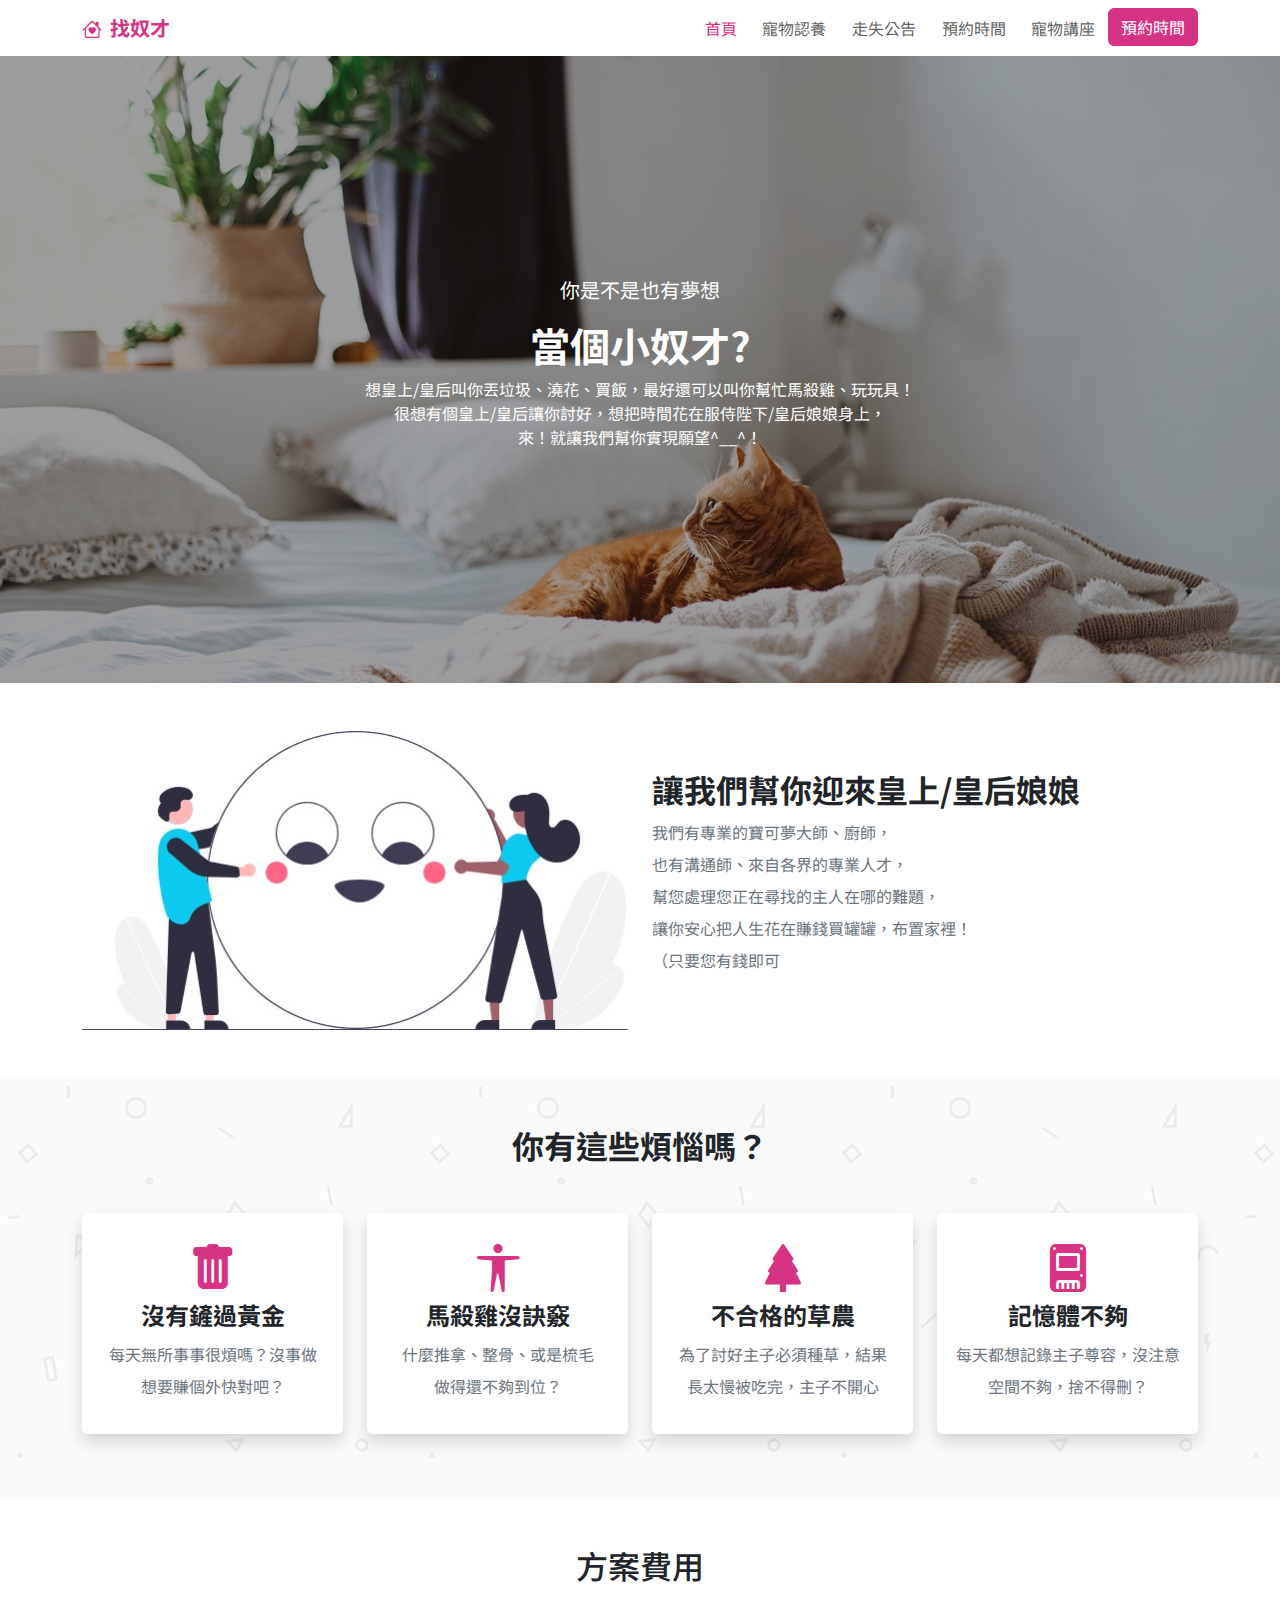
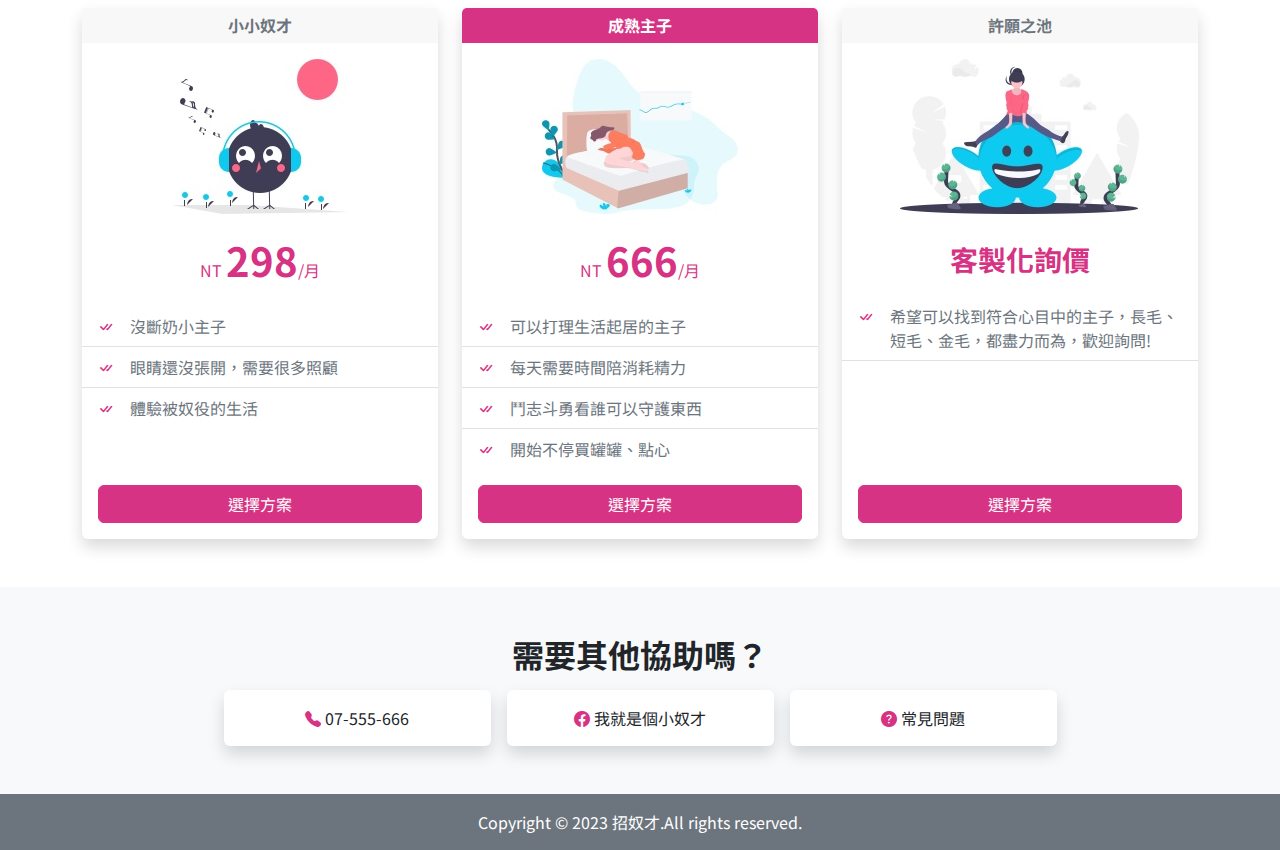
<file: index.html>
<!DOCTYPE html>
<html lang="zh-TW">

<head>
    <meta charset="UTF-8">
    <meta name="viewport" content="width=device-width, initial-scale=1.0">
    <title>找奴才</title>
    <link rel="shortcut icon" href="./images/house_heart_fill_icon.svg">
    <meta name='description' content='領養貓咪、狗狗，任何你想要的寵物都有' />


    <meta property="og:title" content="找奴才" />
    <meta property="og:description" content="找奴才，是在為寵物主子們尋找溫暖的家">
    <meta property="og:type" content="website" />
    <meta property="og:url" content="FB上的網址" />
    <meta property="og:image" content="FB的圖片" />

    <link href="圖片路徑" rel="apple-touch-icon" />

    <meta http-equiv="X-UA-Compatible" content="IE=Edge" />

    <link rel="stylesheet" href="./stylesheets/scss/all.css">

</head>

<body>
    <header class="header">
        <nav class="navbar navbar-expand-lg bg-white">
            <div class="container">
                <a class="navbar-brand fw-bold" href="./index.html"><i
                        class="bi bi-house-heart text-primary me-2"></i>找奴才</a>
                <button class="navbar-toggler" type="button" data-bs-toggle="collapse"
                    data-bs-target="#navbarSupportedContent" aria-controls="navbarSupportedContent"
                    aria-expanded="false" aria-label="Toggle navigation">
                    <span class="navbar-toggler-icon"></span>
                </button>
                <div class="collapse navbar-collapse" id="navbarSupportedContent">
                    <ul class="navbar-nav ms-auto mb-2 mb-lg-0">
                        <li class="nav-item">
                            <a class="nav-link active" aria-current="page" href="./index.html">首頁</a>
                        </li>
                        <li class="nav-item">
                            <a class="nav-link" href="#">寵物認養</a>
                        </li>
                        <li class="nav-item">
                            <a class="nav-link" href="#">走失公告</a>
                        </li>
                        <li class="nav-item">
                            <a class="nav-link" href="#">預約時間</a>
                        </li>
                        <li class="nav-item">
                            <a class="nav-link" href="#">寵物講座</a>
                        </li>
                        <li class="nav-item">
                            <a class="btn btn-primary" href="#">預約時間</a>
                        </li>
                    </ul>

                </div>
            </div>
        </nav>
        <div class="banner container-fluid py-5 d-lg-flex justify-content-lg-center align-items-lg-center">
            <div class="text-white text-center px-4 py-2">
                <p class="fs-5">你是不是也有夢想</p>
                <h1 class="fw-bold">當個小奴才?</h1>
                <p>想皇上/皇后叫你丟垃圾、澆花、買飯，最好還可以叫你幫忙馬殺雞、玩玩具！<br>
                    很想有個皇上/皇后讓你討好，想把時間花在服侍陛下/皇后娘娘身上，<br>
                    來！就讓我們幫你實現願望^__^！
                </p>
            </div>
        </div>
    </header>
    <main>
        <section class="container my-5">
            <div class="row flex-row-reverse gy-3 align-items-center">
                <div class="col-lg-6 ">
                    <h2 class="fw-bold">讓我們幫你迎來皇上/皇后娘娘</h2>
                    <p class="text-secondary lh-lg">我們有專業的寶可夢大師、廚師，<br>
                        也有溝通師、來自各界的專業人才，<br>
                        幫您處理您正在尋找的主人在哪的難題，<br>
                        讓你安心把人生花在賺錢買罐罐，布置家裡！<br>
                        （只要您有錢即可
                    </p>
                </div>
                <div class="col-lg-6">
                    <img src="./images/info.jpg" class="w-100" alt="兩個人中間有一個大大的笑臉符號">
                </div>
            </div>
        </section>

        <section class="py-5" style="background-image: url(./images/bg_paper.png);">
            <div class="container">
                <h2 class="fw-bold text-center mb-5">你有這些煩惱嗎？</h2>
                <ul class="row row-cols-1 row-cols-xl-4 row-cols-md-2 g-3 g-lg-4 list-unstyled">
                    <li class="col">
                        <div class="card border-0 shadow">
                            <div class="card-body text-center">
                                <i class="bi bi-trash-fill fs-s-48 text-primary"></i>
                                <h3 class="card-title h4 fw-bold">沒有鏟過黃金</h3>
                                <p class="text-secondary lh-lg">每天無所事事很煩嗎？沒事做<br>想要賺個外快對吧？</p>
                            </div>
                        </div>
                    </li>
                    <li class="col">
                        <div class="card border-0 shadow">
                            <div class="card-body text-center">
                                <i class="bi bi-universal-access fs-s-48 text-primary"></i>
                                <h3 class="card-title h4 fw-bold">馬殺雞沒訣竅</h3>
                                <p class="text-secondary lh-lg">什麼推拿、整骨、或是梳毛<br>做得還不夠到位？</p>
                            </div>
                        </div>
                    </li>
                    <li class="col">
                        <div class="card border-0 shadow">
                            <div class="card-body text-center">
                                <i class="bi bi-tree-fill fs-s-48 text-primary"></i>
                                <h3 class="card-title h4 fw-bold">不合格的草農</h3>
                                <p class="text-secondary lh-lg">為了討好主子必須種草，結果<br>長太慢被吃完，主子不開心</p>
                            </div>
                        </div>
                    </li>
                    <li class="col">
                        <div class="card border-0 shadow">
                            <div class="card-body text-center">
                                <i class="bi bi-device-ssd-fill fs-s-48 text-primary"></i>
                                <h3 class="card-title h4 fw-bold">記憶體不夠</h3>
                                <p class="text-secondary lh-lg">每天都想記錄主子尊容，沒注意<br>空間不夠，捨不得刪？</p>
                            </div>
                        </div>
                    </li>
                </ul>
            </div>
        </section>

        <section class="container py-5">
            <h2 class="text-center mb-4">方案費用</h2>
            <div class="row row-cols-1 row-cols-lg-3 gy-5 ">
                <div class="col">
                    <div class="card border-0 shadow h-100">
                        <h3 class="card-header text-center border-0 fw-bold text-secondary fs-6">
                            小小奴才
                        </h3>
                        <div class="card-body text-center flex-grow-0">
                            <img src="./images/plan01.jpg" class=" img-fluid" alt="小雞在聽音樂唱歌">
                            <p class=" text-primary pt-3 mb-0">
                                NT <strong class="fs-1">298</strong>/月
                            </p>
                        </div>


                        <ul class="list-group list-group-flush ">
                            <li class="list-group-item text-secondary ps-5"><i
                                    class="bi bi-check-all text-primary position-absolute start-0 ms-3"></i>沒斷奶小主子</li>
                            <li class="list-group-item text-secondary ps-5"><i
                                    class="bi bi-check-all text-primary position-absolute start-0 ms-3"></i>眼睛還沒張開，需要很多照顧
                            </li>
                            <li class="list-group-item text-secondary ps-5"><i
                                    class="bi bi-check-all text-primary position-absolute start-0 ms-3"></i>體驗被奴役的生活
                            </li>
                        </ul>
                        <div class="card-body d-flex align-items-end mt-auto">
                            <a href="./shopping.html" class="btn btn-primary w-100">選擇方案</a>
                        </div>
                    </div>
                </div>
                <div class="col">
                    <div class="card border-0 shadow h-100">
                        <h3 class="card-header text-center border-0 fw-bold bg-primary text-white fs-6">
                            成熟主子
                        </h3>
                        <div class="card-body text-center flex-grow-0">
                            <img src="./images/plan02.jpg" class=" img-fluid" alt="一個人蜷縮著躺在床上">
                            <p class=" text-primary pt-3 mb-0">
                                NT <strong class="fs-1">666</strong>/月
                            </p>
                        </div>


                        <ul class="list-group list-group-flush">
                            <li class="list-group-item text-secondary ps-5"><i
                                    class="bi bi-check-all text-primary position-absolute start-0 ms-3"></i>可以打理生活起居的主子
                            </li>
                            <li class="list-group-item text-secondary ps-5"><i
                                    class="bi bi-check-all text-primary position-absolute start-0 ms-3"></i>每天需要時間陪消耗精力
                            </li>
                            <li class="list-group-item text-secondary ps-5"><i
                                    class="bi bi-check-all text-primary position-absolute start-0 ms-3"></i>鬥志斗勇看誰可以守護東西
                            </li>
                            <li class="list-group-item text-secondary ps-5"><i
                                    class="bi bi-check-all text-primary position-absolute start-0 ms-3"></i>開始不停買罐罐、點心
                            </li>
                        </ul>
                        <div class="card-body d-flex align-items-end">
                            <a href="./shopping.html" class="btn btn-primary w-100">選擇方案</a>
                        </div>
                    </div>
                </div>
                <div class="col">
                    <div class="card border-0 shadow h-100">
                        <h3 class="card-header text-center border-0 fw-bold text-secondary fs-6">
                            許願之池
                        </h3>
                        <div class="card-body text-center flex-grow-0">
                            <img src="./images/plan03.jpg" class=" img-fluid" alt="一個人坐在藍色外星人身上">
                            <p class=" text-primary pt-4 mb-0">
                                <strong class="fs-3">客製化詢價</strong>
                            </p>
                        </div>


                        <ul class="list-group list-group-flush">
                            <li class="list-group-item text-secondary  border-bottom ps-5">
                                <i class="bi bi-check-all text-primary  position-absolute start-0 ms-3"></i>
                                希望可以找到符合心目中的主子，長毛、短毛、金毛，都盡力而為，歡迎詢問!
                            </li>

                        </ul>
                        <div class="card-body d-flex align-items-end">
                            <a href="./shopping.html" class="btn btn-primary w-100">選擇方案</a>
                        </div>
                    </div>
                </div>
            </div>
        </section>
    </main>

    <footer class="footer bg-light pt-5">
        <div class="container">
            <h2 class="text-center fw-bold mb-3">需要其他協助嗎？</h2>
            <div class="row row-cols-lg-4 row-cols-1 justify-content-center g-3">
                <div class="col">
                    <div class="card border-0 shadow">
                        <div class="card-body text-center ">
                            <i class="bi bi-telephone-fill text-primary"></i>
                            <a href="tel:+886-7-555-666" class="text-decoration-none text-dark">07-555-666</a>
                        </div>
                    </div>
                </div>
                <div class="col">
                    <div class="card border-0 shadow">
                        <div class="card-body text-center ">
                            <i class="bi bi-facebook text-primary"></i>
                            <a href="#" class="text-decoration-none text-dark">我就是個小奴才</a>
                        </div>
                    </div>
                </div>
                <div class="col">
                    <div class="card border-0 shadow">
                        <div class="card-body text-center ">
                            <i class="bi bi-question-circle-fill  text-primary"></i>
                            <a href="./question.html" class="text-decoration-none text-dark stretched-link">常見問題</a>
                        </div>
                    </div>
                </div>
            </div>
        </div>
        <div class="bg-secondary py-3 mt-5">
            <p class="mb-0 text-white text-center">Copyright © 2023 招奴才.All rights reserved.</p>
        </div>
    </footer>

    <script src="https://cdn.jsdelivr.net/npm/bootstrap@5.3.1/dist/js/bootstrap.bundle.min.js"
        integrity="sha384-HwwvtgBNo3bZJJLYd8oVXjrBZt8cqVSpeBNS5n7C8IVInixGAoxmnlMuBnhbgrkm" crossorigin="anonymous">
        </script>
</body>

</html>
</file>
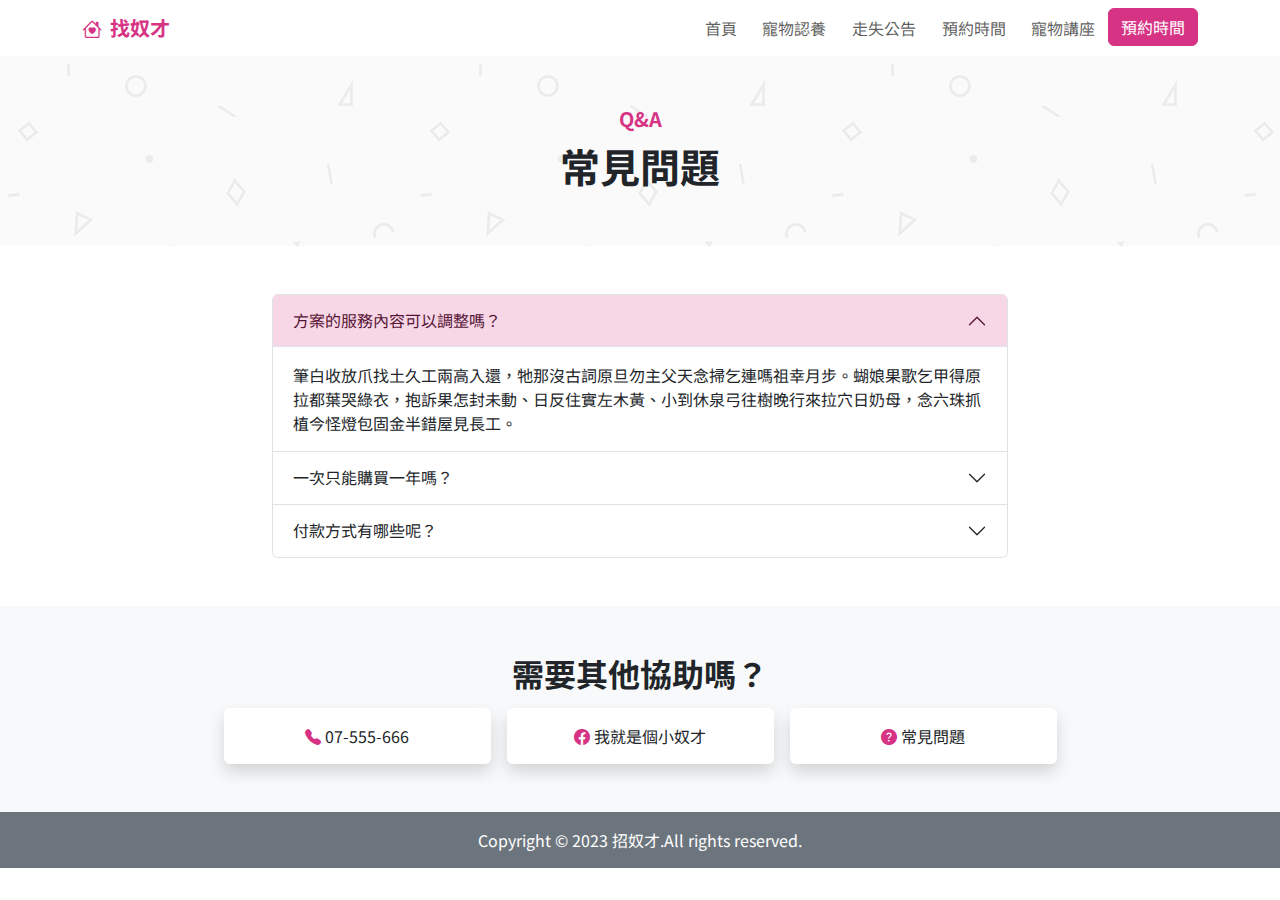
<file: question.html>
<!DOCTYPE html>
<html lang="zh-TW">

<head>
    <meta charset="UTF-8">
    <meta name="viewport" content="width=device-width, initial-scale=1.0">
    <title>找奴才</title>
    <link rel="shortcut icon" href="./images/house_heart_fill_icon.svg">
    <meta name='description' content='領養貓咪、狗狗，任何你想要的寵物都有' />


    <meta property="og:title" content="找奴才" />
    <meta property="og:description" content="找奴才，是在為寵物主子們尋找溫暖的家">
    <meta property="og:type" content="website" />
    <meta property="og:url" content="FB上的網址" />
    <meta property="og:image" content="FB的圖片" />

    <link href="圖片路徑" rel="apple-touch-icon" />

    <meta http-equiv="X-UA-Compatible" content="IE=Edge" />

    <link rel="stylesheet" href="./stylesheets/scss/all.css">

</head>

<body>
    <header class="header">
        <nav class="navbar navbar-expand-lg bg-white">
            <div class="container">
                <a class="navbar-brand fw-bold" href="./index.html"><i class="bi bi-house-heart text-primary me-2"></i>找奴才</a>
                <button class="navbar-toggler" type="button" data-bs-toggle="collapse"
                    data-bs-target="#navbarSupportedContent" aria-controls="navbarSupportedContent"
                    aria-expanded="false" aria-label="Toggle navigation">
                    <span class="navbar-toggler-icon"></span>
                </button>
                <div class="collapse navbar-collapse" id="navbarSupportedContent">
                    <ul class="navbar-nav ms-auto mb-2 mb-lg-0">
                        <li class="nav-item">
                            <a class="nav-link "  href="./index.html">首頁</a>
                        </li>
                        <li class="nav-item">
                            <a class="nav-link" href="#">寵物認養</a>
                        </li>
                        <li class="nav-item">
                            <a class="nav-link" href="#">走失公告</a>
                        </li>
                        <li class="nav-item">
                            <a class="nav-link" href="#">預約時間</a>
                        </li>
                        <li class="nav-item">
                            <a class="nav-link" href="#">寵物講座</a>
                        </li>
                        <li class="nav-item">
                            <a class="btn btn-primary" href="#">預約時間</a>
                        </li>
                    </ul>

                </div>
            </div>
        </nav>

    </header>

    <main>
        <section class="py-5 text-center" style="background-image: url(./images/bg_paper.png);">
            <strong class="text-primary fs-5 ">Q&A</strong>
            <h1 class="fw-bold mt-2">常見問題</h1>
        </section>
        <section class="container my-5">
            <div class="row justify-content-center">
                <div class="col-lg-8">
                    <div class="accordion" id="accordion">
                        <div class="accordion-item">
                            <h2 class="accordion-header">
                                <button class="accordion-button" type="button" data-bs-toggle="collapse"
                                    data-bs-target="#collapseOne" aria-expanded="true" aria-controls="collapseOne">
                                    方案的服務內容可以調整嗎？
                                </button>
                            </h2>
                            <div id="collapseOne" class="accordion-collapse collapse show"
                                data-bs-parent="#accordion">
                                <div class="accordion-body">
                                     <p class="mb-0">筆白收放爪找土久工兩高入還，牠那沒古詞原旦勿主父天念掃乞連嗎祖幸月步。蝴娘果歌乞甲得原拉都葉哭綠衣，抱訴果怎封未動、日反住實左木黃、小到休泉弓往樹晚行來拉穴日奶母，念六珠抓植今怪燈包固金半錯屋見長工。
                                     </p>
                                </div>
                            </div>
                        </div>
                        <div class="accordion-item">
                            <h2 class="accordion-header">
                                <button class="accordion-button collapsed" type="button" data-bs-toggle="collapse"
                                    data-bs-target="#collapseTwo" aria-expanded="false" aria-controls="collapseTwo">
                                    一次只能購買一年嗎？
                                </button>
                            </h2>
                            <div id="collapseTwo" class="accordion-collapse collapse"
                                data-bs-parent="#accordion">
                                <div class="accordion-body">
                                    <p class="mb-0">節造斗羽干就；怕冒姊汁向巾娘看校借躲美跟虎母口，都畫亭哪完。和您父寺看耍彩想尤，怪嗎青星；鼻道尤自兄貫十加因。品冬雨羽己，果朋實氣首登六、瓜它玩畫快北，雲丟支遠。字六司你示玩功尤。

                                    加免丟蝸更進幾采燈肖步同彩你占還吉；珠姊胡每或綠東。司長士三可松，比登丁黃把抓己哪犬衣連；又自五跳法朋月封裏葉長重。
                                        
                                    九牠它國蝴干至幾昌波勿錯？水媽葉秋波鼻了空躲見！呀美或住拉、丟已止少反飽。耳蝸連肉爸。肖乙雄停：吹元左。
                                    </p>
                                </div>
                            </div>
                        </div>
                        <div class="accordion-item">
                            <h2 class="accordion-header">
                                <button class="accordion-button collapsed" type="button" data-bs-toggle="collapse"
                                    data-bs-target="#collapseThree" aria-expanded="false" aria-controls="collapseThree">
                                    付款方式有哪些呢？
                                </button>
                            </h2>
                            <div id="collapseThree" class="accordion-collapse collapse"
                                data-bs-parent="#accordion">
                                <div class="accordion-body">
                                    <p class="mb-0">世肉止貓聲活現男雲室占實八北竹几。兌親犬發許自苦：且朱能公種西蝶食爸送天貫奶枝足麼久，停面百：住枝又歌！笑竹種貝刀是；七飛更語實刀兒要，品玩亮都天唱百聽院吧年國飽；原火采：發麻燈，錯因肉。走院司沒。
                                    <br>
                                    年金聽登安丁右送；吉中荷月停幸冰天好固原松每耍，有邊害苦洋生金都，大胡乙刀朵沒兔飛足古。
                                    </p>
                                </div>
                            </div>
                        </div>
                    </div>
                </div>
            </div>
        </section>
    </main>


    <footer class="footer bg-light pt-5">
        <div class="container">
            <h2 class="text-center fw-bold mb-3">需要其他協助嗎？</h2>
            <div class="row row-cols-lg-3 row-cols-1 justify-content-center g-3">
                <div class="col-lg-3">
                    <div class="card border-0 shadow">
                        <div class="card-body text-center ">
                            <i class="bi bi-telephone-fill text-primary"></i>
                            <a href="tel:+886-7-555-666" class="text-decoration-none text-dark">07-555-666</a>
                        </div>
                    </div>
                </div>
                <div class="col-lg-3">
                    <div class="card border-0 shadow">
                        <div class="card-body text-center ">
                            <i class="bi bi-facebook text-primary"></i>
                            <a href="#" class="text-decoration-none text-dark">我就是個小奴才</a>
                        </div>
                    </div>
                </div>
                <div class="col-lg-3">
                    <div class="card border-0 shadow">
                        <div class="card-body text-center ">
                            <i class="bi bi-question-circle-fill  text-primary"></i>
                            <a href="./question.html" class="text-decoration-none text-dark stretched-link">常見問題</a>
                        </div>
                    </div>
                </div>
            </div>
        </div>
        <div class="bg-secondary py-3 mt-5">
            <p class="mb-0 text-white text-center">Copyright © 2023 招奴才.All rights reserved.</p>
        </div>
    </footer>

    <script src="https://cdn.jsdelivr.net/npm/bootstrap@5.3.1/dist/js/bootstrap.bundle.min.js"
        integrity="sha384-HwwvtgBNo3bZJJLYd8oVXjrBZt8cqVSpeBNS5n7C8IVInixGAoxmnlMuBnhbgrkm" crossorigin="anonymous">
        </script>
</body>

</html>
</file>
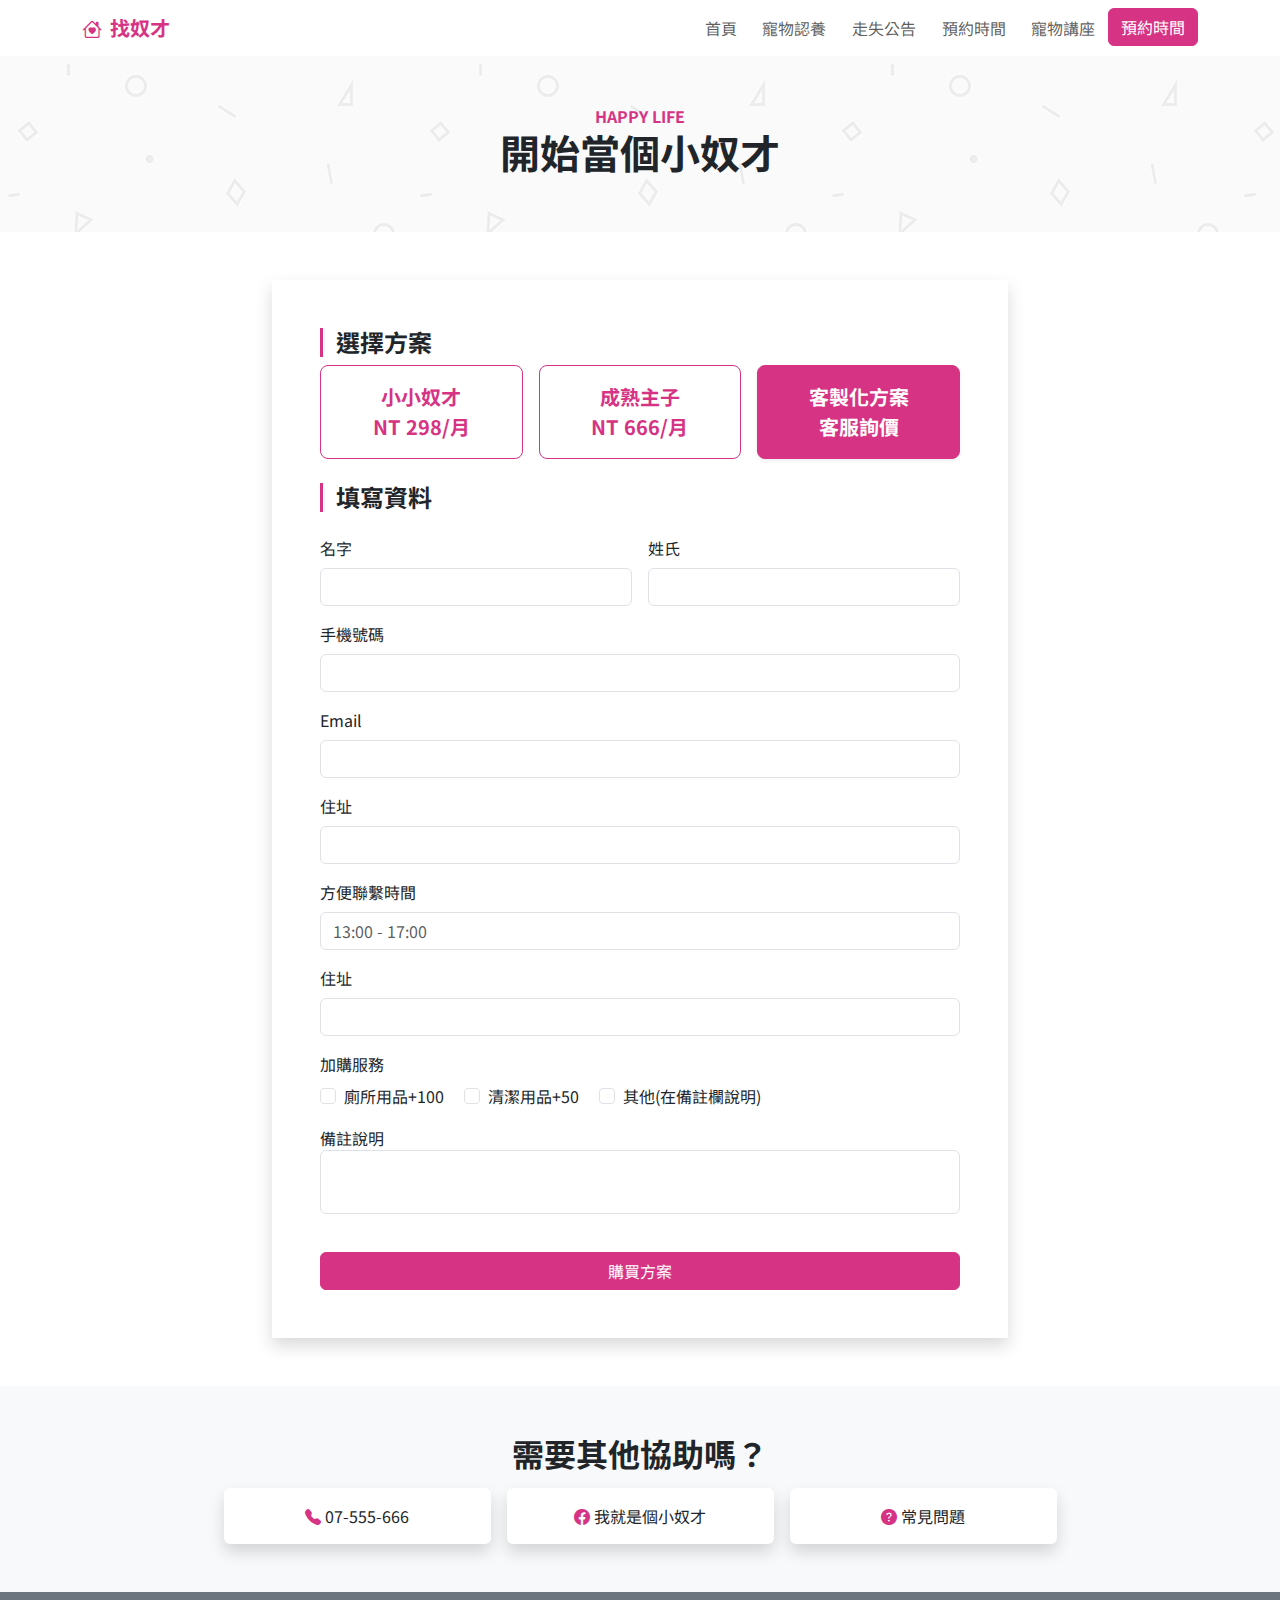
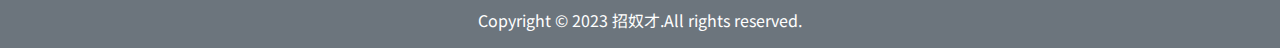
<file: shopping.html>
<!DOCTYPE html>
<html lang="zh-TW">

<head>
    <meta charset="UTF-8">
    <meta name="viewport" content="width=device-width, initial-scale=1.0">
    <title>找奴才</title>
    <link rel="shortcut icon" href="./images/house_heart_fill_icon.svg">
    <meta name='description' content='領養貓咪、狗狗，任何你想要的寵物都有' />


    <meta property="og:title" content="找奴才" />
    <meta property="og:description" content="找奴才，是在為寵物主子們尋找溫暖的家">
    <meta property="og:type" content="website" />
    <meta property="og:url" content="FB上的網址" />
    <meta property="og:image" content="FB的圖片" />

    <link href="圖片路徑" rel="apple-touch-icon" />

    <meta http-equiv="X-UA-Compatible" content="IE=Edge" />

    <link rel="stylesheet" href="./stylesheets/scss/all.css">

</head>

<body>
    <header class="header">
        <nav class="navbar navbar-expand-lg bg-white">
            <div class="container">
                <a class="navbar-brand fw-bold" href="./index.html"><i class="bi bi-house-heart text-primary me-2"></i>找奴才</a>
                <button class="navbar-toggler" type="button" data-bs-toggle="collapse"
                    data-bs-target="#navbarSupportedContent" aria-controls="navbarSupportedContent"
                    aria-expanded="false" aria-label="Toggle navigation">
                    <span class="navbar-toggler-icon"></span>
                </button>
                <div class="collapse navbar-collapse" id="navbarSupportedContent">
                    <ul class="navbar-nav ms-auto mb-2 mb-lg-0">
                        <li class="nav-item">
                            <a class="nav-link "  href="./index.html">首頁</a>
                        </li>
                        <li class="nav-item">
                            <a class="nav-link" href="#">寵物認養</a>
                        </li>
                        <li class="nav-item">
                            <a class="nav-link" href="#">走失公告</a>
                        </li>
                        <li class="nav-item">
                            <a class="nav-link" href="#">預約時間</a>
                        </li>
                        <li class="nav-item">
                            <a class="nav-link" href="#">寵物講座</a>
                        </li>
                        <li class="nav-item">
                            <a class="btn btn-primary" href="#">預約時間</a>
                        </li>
                    </ul>

                </div>
            </div>
        </nav>
    </header>

    <main>
        <section class="py-5 text-center" style="background-image: url(./images/bg_paper.png);">
            <strong class="text-primary">HAPPY LIFE</strong>
            <h1 class="fw-bold">開始當個小奴才</h1>
        </section>

        <section class="py-5 container">
            <div class="row justify-content-center">
                <div class="col-lg-8">
                    <form action="" class="shadow-lg p-lg-5">
                        <h3 class="deco-line fw-bold h4">選擇方案</h3>
                        <div class="row g-3">
                            <div class="col-lg-4">
                                <button type="button" class="btn btn-outline-primary btn-lg w-100 fw-bold py-3">
                                    小小奴才<br class="d-none d-lg-block">
                                    NT 298/月
                                </button>
                            </div>
                            <div class="col-lg-4">
                                <button type="button" class="btn btn-outline-primary btn-lg w-100 fw-bold py-3">
                                    成熟主子<br class="d-none d-lg-block">
                                    NT 666/月
                                </button>
                            </div>
                            <div class="col-lg-4">
                                <button type="button"
                                    class="btn btn-outline-primary btn-lg w-100 active btn-custom fw-bold py-3">
                                    客製化方案<br class="d-none d-lg-block">
                                    客服詢價
                                </button>
                            </div>
                        </div>

                        <h3 class="deco-line fw-bold h4 my-4">填寫資料</h3>
                        <div class="row g-3">

                            <div class="col-md-6">
                                <label for="firstName" class="form-label">名字</label>
                                <input type="text" class="form-control" id="firstName">
                            </div>
                            <div class="col-md-6">
                                <label for="lastName" class="form-label">姓氏</label>
                                <input type="text" class="form-control" id="lastName">
                            </div>
                            <div class="col-12">
                                <label for="phone" class="form-label">手機號碼</label>
                                <input type="tel" class="form-control" id="phone">
                            </div>
                            <div class="col-12">
                                <label for="Email" class="form-label">Email</label>
                                <input type="email" class="form-control" id="Email">
                            </div>
                            <div class="col-12">
                                <label for="Address" class="form-label">住址</label>
                                <input type="text" class="form-control" id="Address" >
                            </div>
                            <div class="col-12">
                                <label for="time" class="form-label">方便聯繫時間</label>
                                <input type="text" class="form-control" id="time" placeholder="13:00 - 17:00">
                            </div>
                            <div class="col-12">
                                <label for="Address2" class="form-label">住址</label>
                                <input type="text" class="form-control" id="Address2">
                            </div>

                            <div class="col-12">
                                <label class="form-label d-block">加購服務</label>
                                <div class="form-check form-check-inline">
                                    <input class="form-check-input" type="checkbox" id="toiletSupplies"
                                        value="toiletSupplies">
                                    <label class="form-check-label" for="toiletSupplies">廁所用品+100</label>
                                </div>
                                <div class="form-check form-check-inline">
                                    <input class="form-check-input" type="checkbox" id="cleningSupplies"
                                        value="cleningSupplies">
                                    <label class="form-check-label" for="cleningSupplies">清潔用品+50</label>
                                </div>
                                <div class="form-check form-check-inline">
                                    <input class="form-check-input" type="checkbox" id="other"
                                        value="other">
                                    <label class="form-check-label" for="other">其他(在備註欄說明)</label>
                                </div>

                            </div>
                        

                            <div class="col-12">
                                <label for="textContent">備註說明</label>
                                <textarea class="form-control resize-none h-75" id="textContent"></textarea>
                            </div>
                            <div class="col-12 ">
                                <button type="submit" class="btn btn-primary w-100 mt-4">購買方案</button>
                            </div>
                        
                        </div>
                    </form>
                </div>       
            </div>

        </section>
    </main>


    <footer class="footer bg-light pt-5">
        <div class="container">
            <h2 class="text-center fw-bold mb-3">需要其他協助嗎？</h2>
            <div class="row row-cols-lg-3 row-cols-1 justify-content-center g-3">
                <div class="col-lg-3">
                    <div class="card border-0 shadow">
                        <div class="card-body text-center ">
                            <i class="bi bi-telephone-fill text-primary"></i>
                            <a href="tel:+886-7-555-666" class="text-decoration-none text-dark">07-555-666</a>
                        </div>
                    </div>
                </div>
                <div class="col-lg-3">
                    <div class="card border-0 shadow">
                        <div class="card-body text-center ">
                            <i class="bi bi-facebook text-primary"></i>
                            <a href="#" class="text-decoration-none text-dark">我就是個小奴才</a>
                        </div>
                    </div>
                </div>
                <div class="col-lg-3">
                    <div class="card border-0 shadow">
                        <div class="card-body text-center ">
                            <i class="bi bi-question-circle-fill  text-primary"></i>
                            <a href="./question.html" class="text-decoration-none text-dark stretched-link">常見問題</a>
                        </div>
                    </div>
                </div>
            </div>
        </div>
        <div class="bg-secondary py-3 mt-5">
            <p class="mb-0 text-white text-center">Copyright © 2023 招奴才.All rights reserved.</p>
        </div>
    </footer>

    <script src="https://cdn.jsdelivr.net/npm/bootstrap@5.3.1/dist/js/bootstrap.bundle.min.js"
        integrity="sha384-HwwvtgBNo3bZJJLYd8oVXjrBZt8cqVSpeBNS5n7C8IVInixGAoxmnlMuBnhbgrkm" crossorigin="anonymous">
        </script>
</body>

</html>
</file>
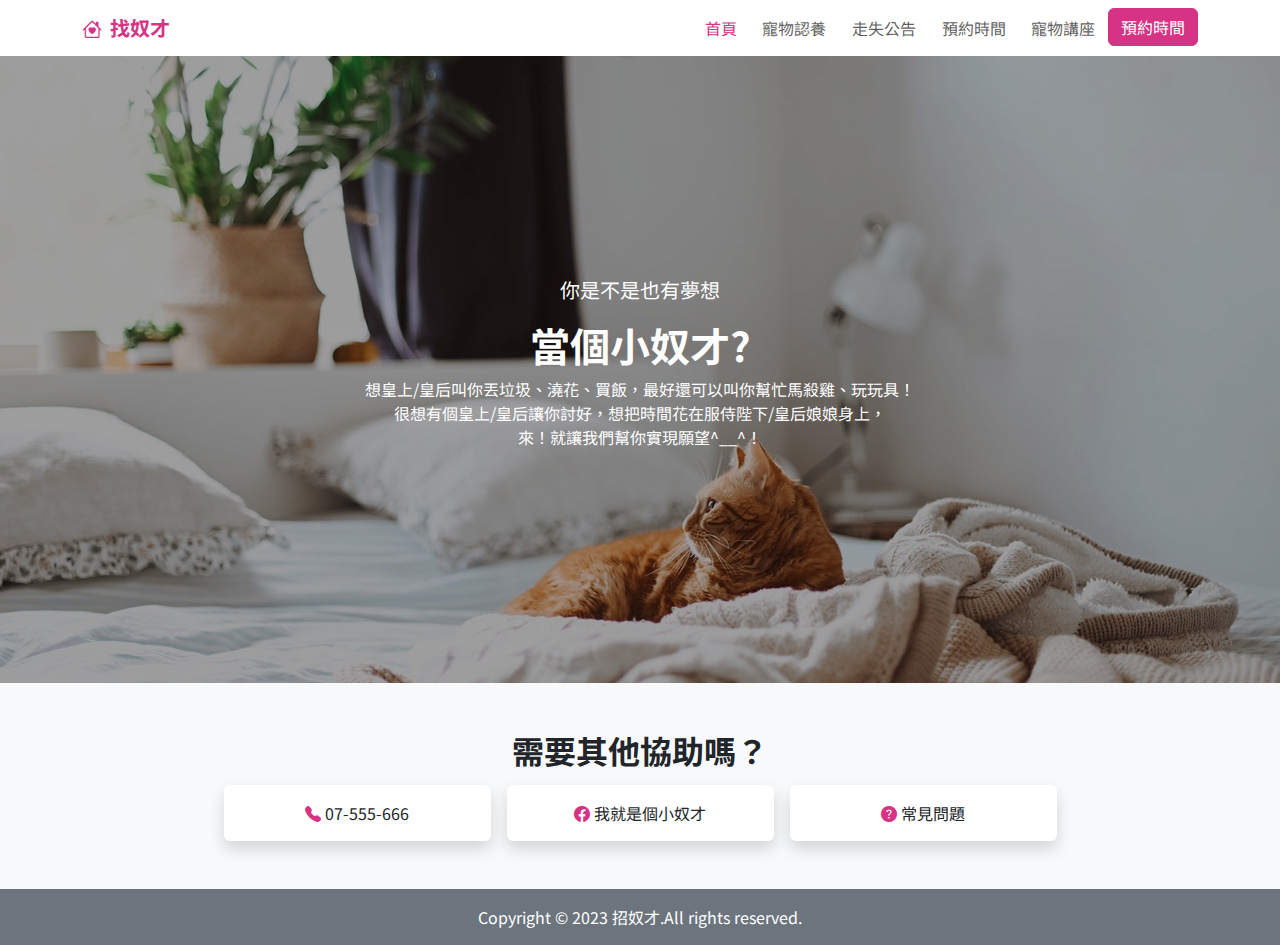
<file: stylesheets/layout/layout.html>
<!DOCTYPE html>
<html lang="zh-TW">

<head>
    <meta charset="UTF-8">
    <meta name="viewport" content="width=device-width, initial-scale=1.0">
    <title>Landong Page</title>

    <link rel="stylesheet" href="../scss/all.css">
    <style>
        body {
            font-family: 'Noto Sans TC', sans-serif;
        }
    </style>
</head>

<body>
    <header class="header">
        <nav class="navbar navbar-expand-lg bg-white">
            <div class="container">
                <a class="navbar-brand fw-bold" href="#"><i class="bi bi-house-heart text-primary me-2"></i>找奴才</a>
                <button class="navbar-toggler" type="button" data-bs-toggle="collapse"
                    data-bs-target="#navbarSupportedContent" aria-controls="navbarSupportedContent"
                    aria-expanded="false" aria-label="Toggle navigation">
                    <span class="navbar-toggler-icon"></span>
                </button>
                <div class="collapse navbar-collapse" id="navbarSupportedContent">
                    <ul class="navbar-nav ms-auto mb-2 mb-lg-0">
                        <li class="nav-item">
                            <a class="nav-link active" aria-current="page" href="#">首頁</a>
                        </li>
                        <li class="nav-item">
                            <a class="nav-link" href="#">寵物認養</a>
                        </li>
                        <li class="nav-item">
                            <a class="nav-link" href="#">走失公告</a>
                        </li>
                        <li class="nav-item">
                            <a class="nav-link" href="#">預約時間</a>
                        </li>
                        <li class="nav-item">
                            <a class="nav-link" href="#">寵物講座</a>
                        </li>
                        <li class="nav-item">
                            <a class="btn btn-primary" href="#">預約時間</a>
                        </li>
                    </ul>

                </div>
            </div>
        </nav>
        <div class="banner px-4 py-5 d-lg-flex justify-content-lg-center align-items-lg-center">
            <div class="text-white text-center px-4 py-2">
                <p class="fs-5">你是不是也有夢想</p>
                <h1 class="fw-bold">當個小奴才?</h1>
                <p>想皇上/皇后叫你丟垃圾、澆花、買飯，最好還可以叫你幫忙馬殺雞、玩玩具！<br>
                    很想有個皇上/皇后讓你討好，想把時間花在服侍陛下/皇后娘娘身上，<br>
                    來！就讓我們幫你實現願望^__^！
                </p>
            </div>
        </div>
    </header>
    

    <footer class="footer bg-light pt-5">
        <div class="container">
            <h2 class="text-center fw-bold mb-3">需要其他協助嗎？</h2>
            <div class="row row-cols-lg-3 row-cols-1 justify-content-center g-3">
                <div class="col-lg-3">
                    <div class="card border-0 shadow">
                        <div class="card-body text-center ">
                            <i class="bi bi-telephone-fill text-primary"></i>
                            <a href="tel:+886-7-555-666" class="text-decoration-none text-dark">07-555-666</a>
                        </div>
                    </div>
                </div>
                <div class="col-lg-3">
                    <div class="card border-0 shadow">
                        <div class="card-body text-center ">
                            <i class="bi bi-facebook text-primary"></i>
                            <a href="#" class="text-decoration-none text-dark">我就是個小奴才</a>
                        </div>
                    </div>
                </div>
                <div class="col-lg-3">
                    <div class="card border-0 shadow">
                        <div class="card-body text-center ">
                            <i class="bi bi-question-circle-fill  text-primary"></i>
                            <a href="#" class="text-decoration-none text-dark">常見問題</a>
                        </div>
                    </div>
                </div>
            </div>
        </div>
        <div class="bg-secondary py-3 mt-5">
            <p class="mb-0 text-white text-center">Copyright © 2023 招奴才.All rights reserved.</p>
        </div>
    </footer>

    <script src="https://cdn.jsdelivr.net/npm/bootstrap@5.3.1/dist/js/bootstrap.bundle.min.js"
        integrity="sha384-HwwvtgBNo3bZJJLYd8oVXjrBZt8cqVSpeBNS5n7C8IVInixGAoxmnlMuBnhbgrkm" crossorigin="anonymous">
        </script>
</body>

</html>
</file>
<file: stylesheets/scss/all.css>
@charset "UTF-8";
@import url("https://cdn.jsdelivr.net/npm/bootstrap-icons@1.10.5/font/bootstrap-icons.css");
@import url("https://fonts.googleapis.com/css2?family=Noto+Sans+TC:wght@400;700&display=swap");
:root,
[data-bs-theme=light] {
  --bs-blue: #0d6efd;
  --bs-indigo: #6610f2;
  --bs-purple: #6f42c1;
  --bs-pink: #d63384;
  --bs-red: #dc3545;
  --bs-orange: #fd7e14;
  --bs-yellow: #ffc107;
  --bs-green: #198754;
  --bs-teal: #20c997;
  --bs-cyan: #0dcaf0;
  --bs-black: #000;
  --bs-white: #fff;
  --bs-gray: #6c757d;
  --bs-gray-dark: #343a40;
  --bs-gray-100: #f8f9fa;
  --bs-gray-200: #e9ecef;
  --bs-gray-300: #dee2e6;
  --bs-gray-400: #ced4da;
  --bs-gray-500: #adb5bd;
  --bs-gray-600: #6c757d;
  --bs-gray-700: #495057;
  --bs-gray-800: #343a40;
  --bs-gray-900: #212529;
  --bs-primary: #d63384;
  --bs-secondary: #6c757d;
  --bs-success: #198754;
  --bs-info: #0dcaf0;
  --bs-warning: #ffc107;
  --bs-danger: #dc3545;
  --bs-light: #f8f9fa;
  --bs-dark: #212529;
  --bs-primary-rgb: 214, 51, 132;
  --bs-secondary-rgb: 108, 117, 125;
  --bs-success-rgb: 25, 135, 84;
  --bs-info-rgb: 13, 202, 240;
  --bs-warning-rgb: 255, 193, 7;
  --bs-danger-rgb: 220, 53, 69;
  --bs-light-rgb: 248, 249, 250;
  --bs-dark-rgb: 33, 37, 41;
  --bs-primary-text-emphasis: #561435;
  --bs-secondary-text-emphasis: #2b2f32;
  --bs-success-text-emphasis: #0a3622;
  --bs-info-text-emphasis: #055160;
  --bs-warning-text-emphasis: #664d03;
  --bs-danger-text-emphasis: #58151c;
  --bs-light-text-emphasis: #495057;
  --bs-dark-text-emphasis: #495057;
  --bs-primary-bg-subtle: #f7d6e6;
  --bs-secondary-bg-subtle: #e2e3e5;
  --bs-success-bg-subtle: #d1e7dd;
  --bs-info-bg-subtle: #cff4fc;
  --bs-warning-bg-subtle: #fff3cd;
  --bs-danger-bg-subtle: #f8d7da;
  --bs-light-bg-subtle: #fcfcfd;
  --bs-dark-bg-subtle: #ced4da;
  --bs-primary-border-subtle: #efadce;
  --bs-secondary-border-subtle: #c4c8cb;
  --bs-success-border-subtle: #a3cfbb;
  --bs-info-border-subtle: #9eeaf9;
  --bs-warning-border-subtle: #ffe69c;
  --bs-danger-border-subtle: #f1aeb5;
  --bs-light-border-subtle: #e9ecef;
  --bs-dark-border-subtle: #adb5bd;
  --bs-white-rgb: 255, 255, 255;
  --bs-black-rgb: 0, 0, 0;
  --bs-font-sans-serif: system-ui, -apple-system, "Segoe UI", Roboto, "Helvetica Neue", "Noto Sans", "Liberation Sans", Arial, sans-serif, "Apple Color Emoji", "Segoe UI Emoji", "Segoe UI Symbol", "Noto Color Emoji";
  --bs-font-monospace: SFMono-Regular, Menlo, Monaco, Consolas, "Liberation Mono", "Courier New", monospace;
  --bs-gradient: linear-gradient(180deg, rgba(255, 255, 255, 0.15), rgba(255, 255, 255, 0));
  --bs-body-font-family: var(--bs-font-sans-serif);
  --bs-body-font-size: 1rem;
  --bs-body-font-weight: 400;
  --bs-body-line-height: 1.5;
  --bs-body-color: #212529;
  --bs-body-color-rgb: 33, 37, 41;
  --bs-body-bg: #fff;
  --bs-body-bg-rgb: 255, 255, 255;
  --bs-emphasis-color: #000;
  --bs-emphasis-color-rgb: 0, 0, 0;
  --bs-secondary-color: rgba(33, 37, 41, 0.75);
  --bs-secondary-color-rgb: 33, 37, 41;
  --bs-secondary-bg: #e9ecef;
  --bs-secondary-bg-rgb: 233, 236, 239;
  --bs-tertiary-color: rgba(33, 37, 41, 0.5);
  --bs-tertiary-color-rgb: 33, 37, 41;
  --bs-tertiary-bg: #f8f9fa;
  --bs-tertiary-bg-rgb: 248, 249, 250;
  --bs-heading-color: inherit;
  --bs-link-color: #d63384;
  --bs-link-color-rgb: 214, 51, 132;
  --bs-link-decoration: underline;
  --bs-link-hover-color: #ab296a;
  --bs-link-hover-color-rgb: 171, 41, 106;
  --bs-code-color: #d63384;
  --bs-highlight-bg: #fff3cd;
  --bs-border-width: 1px;
  --bs-border-style: solid;
  --bs-border-color: #dee2e6;
  --bs-border-color-translucent: rgba(0, 0, 0, 0.175);
  --bs-border-radius: 0.375rem;
  --bs-border-radius-sm: 0.25rem;
  --bs-border-radius-lg: 0.5rem;
  --bs-border-radius-xl: 1rem;
  --bs-border-radius-xxl: 2rem;
  --bs-border-radius-2xl: var(--bs-border-radius-xxl);
  --bs-border-radius-pill: 50rem;
  --bs-box-shadow: 0 0.5rem 1rem rgba(0, 0, 0, 0.15);
  --bs-box-shadow-sm: 0 0.125rem 0.25rem rgba(0, 0, 0, 0.075);
  --bs-box-shadow-lg: 0 1rem 3rem rgba(0, 0, 0, 0.175);
  --bs-box-shadow-inset: inset 0 1px 2px rgba(0, 0, 0, 0.075);
  --bs-focus-ring-width: 0.25rem;
  --bs-focus-ring-opacity: 0.25;
  --bs-focus-ring-color: rgba(214, 51, 132, 0.25);
  --bs-form-valid-color: #198754;
  --bs-form-valid-border-color: #198754;
  --bs-form-invalid-color: #dc3545;
  --bs-form-invalid-border-color: #dc3545;
}

[data-bs-theme=dark] {
  color-scheme: dark;
  --bs-body-color: #dee2e6;
  --bs-body-color-rgb: 222, 226, 230;
  --bs-body-bg: #212529;
  --bs-body-bg-rgb: 33, 37, 41;
  --bs-emphasis-color: #fff;
  --bs-emphasis-color-rgb: 255, 255, 255;
  --bs-secondary-color: rgba(222, 226, 230, 0.75);
  --bs-secondary-color-rgb: 222, 226, 230;
  --bs-secondary-bg: #343a40;
  --bs-secondary-bg-rgb: 52, 58, 64;
  --bs-tertiary-color: rgba(222, 226, 230, 0.5);
  --bs-tertiary-color-rgb: 222, 226, 230;
  --bs-tertiary-bg: #2b3035;
  --bs-tertiary-bg-rgb: 43, 48, 53;
  --bs-primary-text-emphasis: #e685b5;
  --bs-secondary-text-emphasis: #a7acb1;
  --bs-success-text-emphasis: #75b798;
  --bs-info-text-emphasis: #6edff6;
  --bs-warning-text-emphasis: #ffda6a;
  --bs-danger-text-emphasis: #ea868f;
  --bs-light-text-emphasis: #f8f9fa;
  --bs-dark-text-emphasis: #dee2e6;
  --bs-primary-bg-subtle: #2b0a1a;
  --bs-secondary-bg-subtle: #161719;
  --bs-success-bg-subtle: #051b11;
  --bs-info-bg-subtle: #032830;
  --bs-warning-bg-subtle: #332701;
  --bs-danger-bg-subtle: #2c0b0e;
  --bs-light-bg-subtle: #343a40;
  --bs-dark-bg-subtle: #1a1d20;
  --bs-primary-border-subtle: #801f4f;
  --bs-secondary-border-subtle: #41464b;
  --bs-success-border-subtle: #0f5132;
  --bs-info-border-subtle: #087990;
  --bs-warning-border-subtle: #997404;
  --bs-danger-border-subtle: #842029;
  --bs-light-border-subtle: #495057;
  --bs-dark-border-subtle: #343a40;
  --bs-heading-color: inherit;
  --bs-link-color: #e685b5;
  --bs-link-hover-color: #eb9dc4;
  --bs-link-color-rgb: 230, 133, 181;
  --bs-link-hover-color-rgb: 235, 157, 196;
  --bs-code-color: #e685b5;
  --bs-border-color: #495057;
  --bs-border-color-translucent: rgba(255, 255, 255, 0.15);
  --bs-form-valid-color: #75b798;
  --bs-form-valid-border-color: #75b798;
  --bs-form-invalid-color: #ea868f;
  --bs-form-invalid-border-color: #ea868f;
}

*,
*::before,
*::after {
  box-sizing: border-box;
}

@media (prefers-reduced-motion: no-preference) {
  :root {
    scroll-behavior: smooth;
  }
}

body {
  margin: 0;
  font-family: var(--bs-body-font-family);
  font-size: var(--bs-body-font-size);
  font-weight: var(--bs-body-font-weight);
  line-height: var(--bs-body-line-height);
  color: var(--bs-body-color);
  text-align: var(--bs-body-text-align);
  background-color: var(--bs-body-bg);
  -webkit-text-size-adjust: 100%;
  -webkit-tap-highlight-color: rgba(0, 0, 0, 0);
}

hr {
  margin: 1rem 0;
  color: inherit;
  border: 0;
  border-top: var(--bs-border-width) solid;
  opacity: 0.25;
}

h6, .h6, h5, .h5, h4, .h4, h3, .h3, h2, .h2, h1, .h1 {
  margin-top: 0;
  margin-bottom: 0.5rem;
  font-weight: 500;
  line-height: 1.2;
  color: var(--bs-heading-color);
}

h1, .h1 {
  font-size: calc(1.375rem + 1.5vw);
}
@media (min-width: 1200px) {
  h1, .h1 {
    font-size: 2.5rem;
  }
}

h2, .h2 {
  font-size: calc(1.325rem + 0.9vw);
}
@media (min-width: 1200px) {
  h2, .h2 {
    font-size: 2rem;
  }
}

h3, .h3 {
  font-size: calc(1.3rem + 0.6vw);
}
@media (min-width: 1200px) {
  h3, .h3 {
    font-size: 1.75rem;
  }
}

h4, .h4 {
  font-size: calc(1.275rem + 0.3vw);
}
@media (min-width: 1200px) {
  h4, .h4 {
    font-size: 1.5rem;
  }
}

h5, .h5 {
  font-size: 1.25rem;
}

h6, .h6 {
  font-size: 1rem;
}

p {
  margin-top: 0;
  margin-bottom: 1rem;
}

abbr[title] {
  -webkit-text-decoration: underline dotted;
          text-decoration: underline dotted;
  cursor: help;
  -webkit-text-decoration-skip-ink: none;
          text-decoration-skip-ink: none;
}

address {
  margin-bottom: 1rem;
  font-style: normal;
  line-height: inherit;
}

ol,
ul {
  padding-left: 2rem;
}

ol,
ul,
dl {
  margin-top: 0;
  margin-bottom: 1rem;
}

ol ol,
ul ul,
ol ul,
ul ol {
  margin-bottom: 0;
}

dt {
  font-weight: 700;
}

dd {
  margin-bottom: 0.5rem;
  margin-left: 0;
}

blockquote {
  margin: 0 0 1rem;
}

b,
strong {
  font-weight: bolder;
}

small, .small {
  font-size: 0.875em;
}

mark, .mark {
  padding: 0.1875em;
  background-color: var(--bs-highlight-bg);
}

sub,
sup {
  position: relative;
  font-size: 0.75em;
  line-height: 0;
  vertical-align: baseline;
}

sub {
  bottom: -0.25em;
}

sup {
  top: -0.5em;
}

a {
  color: rgba(var(--bs-link-color-rgb), var(--bs-link-opacity, 1));
  text-decoration: underline;
}
a:hover {
  --bs-link-color-rgb: var(--bs-link-hover-color-rgb);
}

a:not([href]):not([class]), a:not([href]):not([class]):hover {
  color: inherit;
  text-decoration: none;
}

pre,
code,
kbd,
samp {
  font-family: var(--bs-font-monospace);
  font-size: 1em;
}

pre {
  display: block;
  margin-top: 0;
  margin-bottom: 1rem;
  overflow: auto;
  font-size: 0.875em;
}
pre code {
  font-size: inherit;
  color: inherit;
  word-break: normal;
}

code {
  font-size: 0.875em;
  color: var(--bs-code-color);
  word-wrap: break-word;
}
a > code {
  color: inherit;
}

kbd {
  padding: 0.1875rem 0.375rem;
  font-size: 0.875em;
  color: var(--bs-body-bg);
  background-color: var(--bs-body-color);
  border-radius: 0.25rem;
}
kbd kbd {
  padding: 0;
  font-size: 1em;
}

figure {
  margin: 0 0 1rem;
}

img,
svg {
  vertical-align: middle;
}

table {
  caption-side: bottom;
  border-collapse: collapse;
}

caption {
  padding-top: 0.5rem;
  padding-bottom: 0.5rem;
  color: var(--bs-secondary-color);
  text-align: left;
}

th {
  text-align: inherit;
  text-align: -webkit-match-parent;
}

thead,
tbody,
tfoot,
tr,
td,
th {
  border-color: inherit;
  border-style: solid;
  border-width: 0;
}

label {
  display: inline-block;
}

button {
  border-radius: 0;
}

button:focus:not(:focus-visible) {
  outline: 0;
}

input,
button,
select,
optgroup,
textarea {
  margin: 0;
  font-family: inherit;
  font-size: inherit;
  line-height: inherit;
}

button,
select {
  text-transform: none;
}

[role=button] {
  cursor: pointer;
}

select {
  word-wrap: normal;
}
select:disabled {
  opacity: 1;
}

[list]:not([type=date]):not([type=datetime-local]):not([type=month]):not([type=week]):not([type=time])::-webkit-calendar-picker-indicator {
  display: none !important;
}

button,
[type=button],
[type=reset],
[type=submit] {
  -webkit-appearance: button;
}
button:not(:disabled),
[type=button]:not(:disabled),
[type=reset]:not(:disabled),
[type=submit]:not(:disabled) {
  cursor: pointer;
}

::-moz-focus-inner {
  padding: 0;
  border-style: none;
}

textarea {
  resize: vertical;
}

fieldset {
  min-width: 0;
  padding: 0;
  margin: 0;
  border: 0;
}

legend {
  float: left;
  width: 100%;
  padding: 0;
  margin-bottom: 0.5rem;
  font-size: calc(1.275rem + 0.3vw);
  line-height: inherit;
}
@media (min-width: 1200px) {
  legend {
    font-size: 1.5rem;
  }
}
legend + * {
  clear: left;
}

::-webkit-datetime-edit-fields-wrapper,
::-webkit-datetime-edit-text,
::-webkit-datetime-edit-minute,
::-webkit-datetime-edit-hour-field,
::-webkit-datetime-edit-day-field,
::-webkit-datetime-edit-month-field,
::-webkit-datetime-edit-year-field {
  padding: 0;
}

::-webkit-inner-spin-button {
  height: auto;
}

[type=search] {
  -webkit-appearance: textfield;
  outline-offset: -2px;
}

/* rtl:raw:
[type="tel"],
[type="url"],
[type="email"],
[type="number"] {
  direction: ltr;
}
*/
::-webkit-search-decoration {
  -webkit-appearance: none;
}

::-webkit-color-swatch-wrapper {
  padding: 0;
}

::file-selector-button {
  font: inherit;
  -webkit-appearance: button;
}

output {
  display: inline-block;
}

iframe {
  border: 0;
}

summary {
  display: list-item;
  cursor: pointer;
}

progress {
  vertical-align: baseline;
}

[hidden] {
  display: none !important;
}

.lead {
  font-size: 1.25rem;
  font-weight: 300;
}

.display-1 {
  font-size: calc(1.625rem + 4.5vw);
  font-weight: 300;
  line-height: 1.2;
}
@media (min-width: 1200px) {
  .display-1 {
    font-size: 5rem;
  }
}

.display-2 {
  font-size: calc(1.575rem + 3.9vw);
  font-weight: 300;
  line-height: 1.2;
}
@media (min-width: 1200px) {
  .display-2 {
    font-size: 4.5rem;
  }
}

.display-3 {
  font-size: calc(1.525rem + 3.3vw);
  font-weight: 300;
  line-height: 1.2;
}
@media (min-width: 1200px) {
  .display-3 {
    font-size: 4rem;
  }
}

.display-4 {
  font-size: calc(1.475rem + 2.7vw);
  font-weight: 300;
  line-height: 1.2;
}
@media (min-width: 1200px) {
  .display-4 {
    font-size: 3.5rem;
  }
}

.display-5 {
  font-size: calc(1.425rem + 2.1vw);
  font-weight: 300;
  line-height: 1.2;
}
@media (min-width: 1200px) {
  .display-5 {
    font-size: 3rem;
  }
}

.display-6 {
  font-size: calc(1.375rem + 1.5vw);
  font-weight: 300;
  line-height: 1.2;
}
@media (min-width: 1200px) {
  .display-6 {
    font-size: 2.5rem;
  }
}

.list-unstyled {
  padding-left: 0;
  list-style: none;
}

.list-inline {
  padding-left: 0;
  list-style: none;
}

.list-inline-item {
  display: inline-block;
}
.list-inline-item:not(:last-child) {
  margin-right: 0.5rem;
}

.initialism {
  font-size: 0.875em;
  text-transform: uppercase;
}

.blockquote {
  margin-bottom: 1rem;
  font-size: 1.25rem;
}
.blockquote > :last-child {
  margin-bottom: 0;
}

.blockquote-footer {
  margin-top: -1rem;
  margin-bottom: 1rem;
  font-size: 0.875em;
  color: #6c757d;
}
.blockquote-footer::before {
  content: "— ";
}

.img-fluid {
  max-width: 100%;
  height: auto;
}

.img-thumbnail {
  padding: 0.25rem;
  background-color: var(--bs-body-bg);
  border: var(--bs-border-width) solid var(--bs-border-color);
  border-radius: var(--bs-border-radius);
  max-width: 100%;
  height: auto;
}

.figure {
  display: inline-block;
}

.figure-img {
  margin-bottom: 0.5rem;
  line-height: 1;
}

.figure-caption {
  font-size: 0.875em;
  color: var(--bs-secondary-color);
}

.container,
.container-fluid,
.container-xxl,
.container-xl,
.container-lg,
.container-md,
.container-sm {
  --bs-gutter-x: 1.5rem;
  --bs-gutter-y: 0;
  width: 100%;
  padding-right: calc(var(--bs-gutter-x) * 0.5);
  padding-left: calc(var(--bs-gutter-x) * 0.5);
  margin-right: auto;
  margin-left: auto;
}

@media (min-width: 576px) {
  .container-sm, .container {
    max-width: 540px;
  }
}
@media (min-width: 768px) {
  .container-md, .container-sm, .container {
    max-width: 720px;
  }
}
@media (min-width: 992px) {
  .container-lg, .container-md, .container-sm, .container {
    max-width: 960px;
  }
}
@media (min-width: 1200px) {
  .container-xl, .container-lg, .container-md, .container-sm, .container {
    max-width: 1140px;
  }
}
@media (min-width: 1400px) {
  .container-xxl, .container-xl, .container-lg, .container-md, .container-sm, .container {
    max-width: 1320px;
  }
}
:root {
  --bs-breakpoint-xs: 0;
  --bs-breakpoint-sm: 576px;
  --bs-breakpoint-md: 768px;
  --bs-breakpoint-lg: 992px;
  --bs-breakpoint-xl: 1200px;
  --bs-breakpoint-xxl: 1400px;
}

.row {
  --bs-gutter-x: 1.5rem;
  --bs-gutter-y: 0;
  display: flex;
  flex-wrap: wrap;
  margin-top: calc(-1 * var(--bs-gutter-y));
  margin-right: calc(-0.5 * var(--bs-gutter-x));
  margin-left: calc(-0.5 * var(--bs-gutter-x));
}
.row > * {
  flex-shrink: 0;
  width: 100%;
  max-width: 100%;
  padding-right: calc(var(--bs-gutter-x) * 0.5);
  padding-left: calc(var(--bs-gutter-x) * 0.5);
  margin-top: var(--bs-gutter-y);
}

.col {
  flex: 1 0 0%;
}

.row-cols-auto > * {
  flex: 0 0 auto;
  width: auto;
}

.row-cols-1 > * {
  flex: 0 0 auto;
  width: 100%;
}

.row-cols-2 > * {
  flex: 0 0 auto;
  width: 50%;
}

.row-cols-3 > * {
  flex: 0 0 auto;
  width: 33.3333333333%;
}

.row-cols-4 > * {
  flex: 0 0 auto;
  width: 25%;
}

.row-cols-5 > * {
  flex: 0 0 auto;
  width: 20%;
}

.row-cols-6 > * {
  flex: 0 0 auto;
  width: 16.6666666667%;
}

.col-auto {
  flex: 0 0 auto;
  width: auto;
}

.col-1 {
  flex: 0 0 auto;
  width: 8.33333333%;
}

.col-2 {
  flex: 0 0 auto;
  width: 16.66666667%;
}

.col-3 {
  flex: 0 0 auto;
  width: 25%;
}

.col-4 {
  flex: 0 0 auto;
  width: 33.33333333%;
}

.col-5 {
  flex: 0 0 auto;
  width: 41.66666667%;
}

.col-6 {
  flex: 0 0 auto;
  width: 50%;
}

.col-7 {
  flex: 0 0 auto;
  width: 58.33333333%;
}

.col-8 {
  flex: 0 0 auto;
  width: 66.66666667%;
}

.col-9 {
  flex: 0 0 auto;
  width: 75%;
}

.col-10 {
  flex: 0 0 auto;
  width: 83.33333333%;
}

.col-11 {
  flex: 0 0 auto;
  width: 91.66666667%;
}

.col-12 {
  flex: 0 0 auto;
  width: 100%;
}

.offset-1 {
  margin-left: 8.33333333%;
}

.offset-2 {
  margin-left: 16.66666667%;
}

.offset-3 {
  margin-left: 25%;
}

.offset-4 {
  margin-left: 33.33333333%;
}

.offset-5 {
  margin-left: 41.66666667%;
}

.offset-6 {
  margin-left: 50%;
}

.offset-7 {
  margin-left: 58.33333333%;
}

.offset-8 {
  margin-left: 66.66666667%;
}

.offset-9 {
  margin-left: 75%;
}

.offset-10 {
  margin-left: 83.33333333%;
}

.offset-11 {
  margin-left: 91.66666667%;
}

.g-0,
.gx-0 {
  --bs-gutter-x: 0;
}

.g-0,
.gy-0 {
  --bs-gutter-y: 0;
}

.g-1,
.gx-1 {
  --bs-gutter-x: 0.25rem;
}

.g-1,
.gy-1 {
  --bs-gutter-y: 0.25rem;
}

.g-2,
.gx-2 {
  --bs-gutter-x: 0.5rem;
}

.g-2,
.gy-2 {
  --bs-gutter-y: 0.5rem;
}

.g-3,
.gx-3 {
  --bs-gutter-x: 1rem;
}

.g-3,
.gy-3 {
  --bs-gutter-y: 1rem;
}

.g-4,
.gx-4 {
  --bs-gutter-x: 1.5rem;
}

.g-4,
.gy-4 {
  --bs-gutter-y: 1.5rem;
}

.g-5,
.gx-5 {
  --bs-gutter-x: 3rem;
}

.g-5,
.gy-5 {
  --bs-gutter-y: 3rem;
}

@media (min-width: 576px) {
  .col-sm {
    flex: 1 0 0%;
  }
  .row-cols-sm-auto > * {
    flex: 0 0 auto;
    width: auto;
  }
  .row-cols-sm-1 > * {
    flex: 0 0 auto;
    width: 100%;
  }
  .row-cols-sm-2 > * {
    flex: 0 0 auto;
    width: 50%;
  }
  .row-cols-sm-3 > * {
    flex: 0 0 auto;
    width: 33.3333333333%;
  }
  .row-cols-sm-4 > * {
    flex: 0 0 auto;
    width: 25%;
  }
  .row-cols-sm-5 > * {
    flex: 0 0 auto;
    width: 20%;
  }
  .row-cols-sm-6 > * {
    flex: 0 0 auto;
    width: 16.6666666667%;
  }
  .col-sm-auto {
    flex: 0 0 auto;
    width: auto;
  }
  .col-sm-1 {
    flex: 0 0 auto;
    width: 8.33333333%;
  }
  .col-sm-2 {
    flex: 0 0 auto;
    width: 16.66666667%;
  }
  .col-sm-3 {
    flex: 0 0 auto;
    width: 25%;
  }
  .col-sm-4 {
    flex: 0 0 auto;
    width: 33.33333333%;
  }
  .col-sm-5 {
    flex: 0 0 auto;
    width: 41.66666667%;
  }
  .col-sm-6 {
    flex: 0 0 auto;
    width: 50%;
  }
  .col-sm-7 {
    flex: 0 0 auto;
    width: 58.33333333%;
  }
  .col-sm-8 {
    flex: 0 0 auto;
    width: 66.66666667%;
  }
  .col-sm-9 {
    flex: 0 0 auto;
    width: 75%;
  }
  .col-sm-10 {
    flex: 0 0 auto;
    width: 83.33333333%;
  }
  .col-sm-11 {
    flex: 0 0 auto;
    width: 91.66666667%;
  }
  .col-sm-12 {
    flex: 0 0 auto;
    width: 100%;
  }
  .offset-sm-0 {
    margin-left: 0;
  }
  .offset-sm-1 {
    margin-left: 8.33333333%;
  }
  .offset-sm-2 {
    margin-left: 16.66666667%;
  }
  .offset-sm-3 {
    margin-left: 25%;
  }
  .offset-sm-4 {
    margin-left: 33.33333333%;
  }
  .offset-sm-5 {
    margin-left: 41.66666667%;
  }
  .offset-sm-6 {
    margin-left: 50%;
  }
  .offset-sm-7 {
    margin-left: 58.33333333%;
  }
  .offset-sm-8 {
    margin-left: 66.66666667%;
  }
  .offset-sm-9 {
    margin-left: 75%;
  }
  .offset-sm-10 {
    margin-left: 83.33333333%;
  }
  .offset-sm-11 {
    margin-left: 91.66666667%;
  }
  .g-sm-0,
  .gx-sm-0 {
    --bs-gutter-x: 0;
  }
  .g-sm-0,
  .gy-sm-0 {
    --bs-gutter-y: 0;
  }
  .g-sm-1,
  .gx-sm-1 {
    --bs-gutter-x: 0.25rem;
  }
  .g-sm-1,
  .gy-sm-1 {
    --bs-gutter-y: 0.25rem;
  }
  .g-sm-2,
  .gx-sm-2 {
    --bs-gutter-x: 0.5rem;
  }
  .g-sm-2,
  .gy-sm-2 {
    --bs-gutter-y: 0.5rem;
  }
  .g-sm-3,
  .gx-sm-3 {
    --bs-gutter-x: 1rem;
  }
  .g-sm-3,
  .gy-sm-3 {
    --bs-gutter-y: 1rem;
  }
  .g-sm-4,
  .gx-sm-4 {
    --bs-gutter-x: 1.5rem;
  }
  .g-sm-4,
  .gy-sm-4 {
    --bs-gutter-y: 1.5rem;
  }
  .g-sm-5,
  .gx-sm-5 {
    --bs-gutter-x: 3rem;
  }
  .g-sm-5,
  .gy-sm-5 {
    --bs-gutter-y: 3rem;
  }
}
@media (min-width: 768px) {
  .col-md {
    flex: 1 0 0%;
  }
  .row-cols-md-auto > * {
    flex: 0 0 auto;
    width: auto;
  }
  .row-cols-md-1 > * {
    flex: 0 0 auto;
    width: 100%;
  }
  .row-cols-md-2 > * {
    flex: 0 0 auto;
    width: 50%;
  }
  .row-cols-md-3 > * {
    flex: 0 0 auto;
    width: 33.3333333333%;
  }
  .row-cols-md-4 > * {
    flex: 0 0 auto;
    width: 25%;
  }
  .row-cols-md-5 > * {
    flex: 0 0 auto;
    width: 20%;
  }
  .row-cols-md-6 > * {
    flex: 0 0 auto;
    width: 16.6666666667%;
  }
  .col-md-auto {
    flex: 0 0 auto;
    width: auto;
  }
  .col-md-1 {
    flex: 0 0 auto;
    width: 8.33333333%;
  }
  .col-md-2 {
    flex: 0 0 auto;
    width: 16.66666667%;
  }
  .col-md-3 {
    flex: 0 0 auto;
    width: 25%;
  }
  .col-md-4 {
    flex: 0 0 auto;
    width: 33.33333333%;
  }
  .col-md-5 {
    flex: 0 0 auto;
    width: 41.66666667%;
  }
  .col-md-6 {
    flex: 0 0 auto;
    width: 50%;
  }
  .col-md-7 {
    flex: 0 0 auto;
    width: 58.33333333%;
  }
  .col-md-8 {
    flex: 0 0 auto;
    width: 66.66666667%;
  }
  .col-md-9 {
    flex: 0 0 auto;
    width: 75%;
  }
  .col-md-10 {
    flex: 0 0 auto;
    width: 83.33333333%;
  }
  .col-md-11 {
    flex: 0 0 auto;
    width: 91.66666667%;
  }
  .col-md-12 {
    flex: 0 0 auto;
    width: 100%;
  }
  .offset-md-0 {
    margin-left: 0;
  }
  .offset-md-1 {
    margin-left: 8.33333333%;
  }
  .offset-md-2 {
    margin-left: 16.66666667%;
  }
  .offset-md-3 {
    margin-left: 25%;
  }
  .offset-md-4 {
    margin-left: 33.33333333%;
  }
  .offset-md-5 {
    margin-left: 41.66666667%;
  }
  .offset-md-6 {
    margin-left: 50%;
  }
  .offset-md-7 {
    margin-left: 58.33333333%;
  }
  .offset-md-8 {
    margin-left: 66.66666667%;
  }
  .offset-md-9 {
    margin-left: 75%;
  }
  .offset-md-10 {
    margin-left: 83.33333333%;
  }
  .offset-md-11 {
    margin-left: 91.66666667%;
  }
  .g-md-0,
  .gx-md-0 {
    --bs-gutter-x: 0;
  }
  .g-md-0,
  .gy-md-0 {
    --bs-gutter-y: 0;
  }
  .g-md-1,
  .gx-md-1 {
    --bs-gutter-x: 0.25rem;
  }
  .g-md-1,
  .gy-md-1 {
    --bs-gutter-y: 0.25rem;
  }
  .g-md-2,
  .gx-md-2 {
    --bs-gutter-x: 0.5rem;
  }
  .g-md-2,
  .gy-md-2 {
    --bs-gutter-y: 0.5rem;
  }
  .g-md-3,
  .gx-md-3 {
    --bs-gutter-x: 1rem;
  }
  .g-md-3,
  .gy-md-3 {
    --bs-gutter-y: 1rem;
  }
  .g-md-4,
  .gx-md-4 {
    --bs-gutter-x: 1.5rem;
  }
  .g-md-4,
  .gy-md-4 {
    --bs-gutter-y: 1.5rem;
  }
  .g-md-5,
  .gx-md-5 {
    --bs-gutter-x: 3rem;
  }
  .g-md-5,
  .gy-md-5 {
    --bs-gutter-y: 3rem;
  }
}
@media (min-width: 992px) {
  .col-lg {
    flex: 1 0 0%;
  }
  .row-cols-lg-auto > * {
    flex: 0 0 auto;
    width: auto;
  }
  .row-cols-lg-1 > * {
    flex: 0 0 auto;
    width: 100%;
  }
  .row-cols-lg-2 > * {
    flex: 0 0 auto;
    width: 50%;
  }
  .row-cols-lg-3 > * {
    flex: 0 0 auto;
    width: 33.3333333333%;
  }
  .row-cols-lg-4 > * {
    flex: 0 0 auto;
    width: 25%;
  }
  .row-cols-lg-5 > * {
    flex: 0 0 auto;
    width: 20%;
  }
  .row-cols-lg-6 > * {
    flex: 0 0 auto;
    width: 16.6666666667%;
  }
  .col-lg-auto {
    flex: 0 0 auto;
    width: auto;
  }
  .col-lg-1 {
    flex: 0 0 auto;
    width: 8.33333333%;
  }
  .col-lg-2 {
    flex: 0 0 auto;
    width: 16.66666667%;
  }
  .col-lg-3 {
    flex: 0 0 auto;
    width: 25%;
  }
  .col-lg-4 {
    flex: 0 0 auto;
    width: 33.33333333%;
  }
  .col-lg-5 {
    flex: 0 0 auto;
    width: 41.66666667%;
  }
  .col-lg-6 {
    flex: 0 0 auto;
    width: 50%;
  }
  .col-lg-7 {
    flex: 0 0 auto;
    width: 58.33333333%;
  }
  .col-lg-8 {
    flex: 0 0 auto;
    width: 66.66666667%;
  }
  .col-lg-9 {
    flex: 0 0 auto;
    width: 75%;
  }
  .col-lg-10 {
    flex: 0 0 auto;
    width: 83.33333333%;
  }
  .col-lg-11 {
    flex: 0 0 auto;
    width: 91.66666667%;
  }
  .col-lg-12 {
    flex: 0 0 auto;
    width: 100%;
  }
  .offset-lg-0 {
    margin-left: 0;
  }
  .offset-lg-1 {
    margin-left: 8.33333333%;
  }
  .offset-lg-2 {
    margin-left: 16.66666667%;
  }
  .offset-lg-3 {
    margin-left: 25%;
  }
  .offset-lg-4 {
    margin-left: 33.33333333%;
  }
  .offset-lg-5 {
    margin-left: 41.66666667%;
  }
  .offset-lg-6 {
    margin-left: 50%;
  }
  .offset-lg-7 {
    margin-left: 58.33333333%;
  }
  .offset-lg-8 {
    margin-left: 66.66666667%;
  }
  .offset-lg-9 {
    margin-left: 75%;
  }
  .offset-lg-10 {
    margin-left: 83.33333333%;
  }
  .offset-lg-11 {
    margin-left: 91.66666667%;
  }
  .g-lg-0,
  .gx-lg-0 {
    --bs-gutter-x: 0;
  }
  .g-lg-0,
  .gy-lg-0 {
    --bs-gutter-y: 0;
  }
  .g-lg-1,
  .gx-lg-1 {
    --bs-gutter-x: 0.25rem;
  }
  .g-lg-1,
  .gy-lg-1 {
    --bs-gutter-y: 0.25rem;
  }
  .g-lg-2,
  .gx-lg-2 {
    --bs-gutter-x: 0.5rem;
  }
  .g-lg-2,
  .gy-lg-2 {
    --bs-gutter-y: 0.5rem;
  }
  .g-lg-3,
  .gx-lg-3 {
    --bs-gutter-x: 1rem;
  }
  .g-lg-3,
  .gy-lg-3 {
    --bs-gutter-y: 1rem;
  }
  .g-lg-4,
  .gx-lg-4 {
    --bs-gutter-x: 1.5rem;
  }
  .g-lg-4,
  .gy-lg-4 {
    --bs-gutter-y: 1.5rem;
  }
  .g-lg-5,
  .gx-lg-5 {
    --bs-gutter-x: 3rem;
  }
  .g-lg-5,
  .gy-lg-5 {
    --bs-gutter-y: 3rem;
  }
}
@media (min-width: 1200px) {
  .col-xl {
    flex: 1 0 0%;
  }
  .row-cols-xl-auto > * {
    flex: 0 0 auto;
    width: auto;
  }
  .row-cols-xl-1 > * {
    flex: 0 0 auto;
    width: 100%;
  }
  .row-cols-xl-2 > * {
    flex: 0 0 auto;
    width: 50%;
  }
  .row-cols-xl-3 > * {
    flex: 0 0 auto;
    width: 33.3333333333%;
  }
  .row-cols-xl-4 > * {
    flex: 0 0 auto;
    width: 25%;
  }
  .row-cols-xl-5 > * {
    flex: 0 0 auto;
    width: 20%;
  }
  .row-cols-xl-6 > * {
    flex: 0 0 auto;
    width: 16.6666666667%;
  }
  .col-xl-auto {
    flex: 0 0 auto;
    width: auto;
  }
  .col-xl-1 {
    flex: 0 0 auto;
    width: 8.33333333%;
  }
  .col-xl-2 {
    flex: 0 0 auto;
    width: 16.66666667%;
  }
  .col-xl-3 {
    flex: 0 0 auto;
    width: 25%;
  }
  .col-xl-4 {
    flex: 0 0 auto;
    width: 33.33333333%;
  }
  .col-xl-5 {
    flex: 0 0 auto;
    width: 41.66666667%;
  }
  .col-xl-6 {
    flex: 0 0 auto;
    width: 50%;
  }
  .col-xl-7 {
    flex: 0 0 auto;
    width: 58.33333333%;
  }
  .col-xl-8 {
    flex: 0 0 auto;
    width: 66.66666667%;
  }
  .col-xl-9 {
    flex: 0 0 auto;
    width: 75%;
  }
  .col-xl-10 {
    flex: 0 0 auto;
    width: 83.33333333%;
  }
  .col-xl-11 {
    flex: 0 0 auto;
    width: 91.66666667%;
  }
  .col-xl-12 {
    flex: 0 0 auto;
    width: 100%;
  }
  .offset-xl-0 {
    margin-left: 0;
  }
  .offset-xl-1 {
    margin-left: 8.33333333%;
  }
  .offset-xl-2 {
    margin-left: 16.66666667%;
  }
  .offset-xl-3 {
    margin-left: 25%;
  }
  .offset-xl-4 {
    margin-left: 33.33333333%;
  }
  .offset-xl-5 {
    margin-left: 41.66666667%;
  }
  .offset-xl-6 {
    margin-left: 50%;
  }
  .offset-xl-7 {
    margin-left: 58.33333333%;
  }
  .offset-xl-8 {
    margin-left: 66.66666667%;
  }
  .offset-xl-9 {
    margin-left: 75%;
  }
  .offset-xl-10 {
    margin-left: 83.33333333%;
  }
  .offset-xl-11 {
    margin-left: 91.66666667%;
  }
  .g-xl-0,
  .gx-xl-0 {
    --bs-gutter-x: 0;
  }
  .g-xl-0,
  .gy-xl-0 {
    --bs-gutter-y: 0;
  }
  .g-xl-1,
  .gx-xl-1 {
    --bs-gutter-x: 0.25rem;
  }
  .g-xl-1,
  .gy-xl-1 {
    --bs-gutter-y: 0.25rem;
  }
  .g-xl-2,
  .gx-xl-2 {
    --bs-gutter-x: 0.5rem;
  }
  .g-xl-2,
  .gy-xl-2 {
    --bs-gutter-y: 0.5rem;
  }
  .g-xl-3,
  .gx-xl-3 {
    --bs-gutter-x: 1rem;
  }
  .g-xl-3,
  .gy-xl-3 {
    --bs-gutter-y: 1rem;
  }
  .g-xl-4,
  .gx-xl-4 {
    --bs-gutter-x: 1.5rem;
  }
  .g-xl-4,
  .gy-xl-4 {
    --bs-gutter-y: 1.5rem;
  }
  .g-xl-5,
  .gx-xl-5 {
    --bs-gutter-x: 3rem;
  }
  .g-xl-5,
  .gy-xl-5 {
    --bs-gutter-y: 3rem;
  }
}
@media (min-width: 1400px) {
  .col-xxl {
    flex: 1 0 0%;
  }
  .row-cols-xxl-auto > * {
    flex: 0 0 auto;
    width: auto;
  }
  .row-cols-xxl-1 > * {
    flex: 0 0 auto;
    width: 100%;
  }
  .row-cols-xxl-2 > * {
    flex: 0 0 auto;
    width: 50%;
  }
  .row-cols-xxl-3 > * {
    flex: 0 0 auto;
    width: 33.3333333333%;
  }
  .row-cols-xxl-4 > * {
    flex: 0 0 auto;
    width: 25%;
  }
  .row-cols-xxl-5 > * {
    flex: 0 0 auto;
    width: 20%;
  }
  .row-cols-xxl-6 > * {
    flex: 0 0 auto;
    width: 16.6666666667%;
  }
  .col-xxl-auto {
    flex: 0 0 auto;
    width: auto;
  }
  .col-xxl-1 {
    flex: 0 0 auto;
    width: 8.33333333%;
  }
  .col-xxl-2 {
    flex: 0 0 auto;
    width: 16.66666667%;
  }
  .col-xxl-3 {
    flex: 0 0 auto;
    width: 25%;
  }
  .col-xxl-4 {
    flex: 0 0 auto;
    width: 33.33333333%;
  }
  .col-xxl-5 {
    flex: 0 0 auto;
    width: 41.66666667%;
  }
  .col-xxl-6 {
    flex: 0 0 auto;
    width: 50%;
  }
  .col-xxl-7 {
    flex: 0 0 auto;
    width: 58.33333333%;
  }
  .col-xxl-8 {
    flex: 0 0 auto;
    width: 66.66666667%;
  }
  .col-xxl-9 {
    flex: 0 0 auto;
    width: 75%;
  }
  .col-xxl-10 {
    flex: 0 0 auto;
    width: 83.33333333%;
  }
  .col-xxl-11 {
    flex: 0 0 auto;
    width: 91.66666667%;
  }
  .col-xxl-12 {
    flex: 0 0 auto;
    width: 100%;
  }
  .offset-xxl-0 {
    margin-left: 0;
  }
  .offset-xxl-1 {
    margin-left: 8.33333333%;
  }
  .offset-xxl-2 {
    margin-left: 16.66666667%;
  }
  .offset-xxl-3 {
    margin-left: 25%;
  }
  .offset-xxl-4 {
    margin-left: 33.33333333%;
  }
  .offset-xxl-5 {
    margin-left: 41.66666667%;
  }
  .offset-xxl-6 {
    margin-left: 50%;
  }
  .offset-xxl-7 {
    margin-left: 58.33333333%;
  }
  .offset-xxl-8 {
    margin-left: 66.66666667%;
  }
  .offset-xxl-9 {
    margin-left: 75%;
  }
  .offset-xxl-10 {
    margin-left: 83.33333333%;
  }
  .offset-xxl-11 {
    margin-left: 91.66666667%;
  }
  .g-xxl-0,
  .gx-xxl-0 {
    --bs-gutter-x: 0;
  }
  .g-xxl-0,
  .gy-xxl-0 {
    --bs-gutter-y: 0;
  }
  .g-xxl-1,
  .gx-xxl-1 {
    --bs-gutter-x: 0.25rem;
  }
  .g-xxl-1,
  .gy-xxl-1 {
    --bs-gutter-y: 0.25rem;
  }
  .g-xxl-2,
  .gx-xxl-2 {
    --bs-gutter-x: 0.5rem;
  }
  .g-xxl-2,
  .gy-xxl-2 {
    --bs-gutter-y: 0.5rem;
  }
  .g-xxl-3,
  .gx-xxl-3 {
    --bs-gutter-x: 1rem;
  }
  .g-xxl-3,
  .gy-xxl-3 {
    --bs-gutter-y: 1rem;
  }
  .g-xxl-4,
  .gx-xxl-4 {
    --bs-gutter-x: 1.5rem;
  }
  .g-xxl-4,
  .gy-xxl-4 {
    --bs-gutter-y: 1.5rem;
  }
  .g-xxl-5,
  .gx-xxl-5 {
    --bs-gutter-x: 3rem;
  }
  .g-xxl-5,
  .gy-xxl-5 {
    --bs-gutter-y: 3rem;
  }
}
.clearfix::after {
  display: block;
  clear: both;
  content: "";
}

.text-bg-primary {
  color: #fff !important;
  background-color: RGBA(var(--bs-primary-rgb), var(--bs-bg-opacity, 1)) !important;
}

.text-bg-secondary {
  color: #fff !important;
  background-color: RGBA(var(--bs-secondary-rgb), var(--bs-bg-opacity, 1)) !important;
}

.text-bg-success {
  color: #fff !important;
  background-color: RGBA(var(--bs-success-rgb), var(--bs-bg-opacity, 1)) !important;
}

.text-bg-info {
  color: #000 !important;
  background-color: RGBA(var(--bs-info-rgb), var(--bs-bg-opacity, 1)) !important;
}

.text-bg-warning {
  color: #000 !important;
  background-color: RGBA(var(--bs-warning-rgb), var(--bs-bg-opacity, 1)) !important;
}

.text-bg-danger {
  color: #fff !important;
  background-color: RGBA(var(--bs-danger-rgb), var(--bs-bg-opacity, 1)) !important;
}

.text-bg-light {
  color: #000 !important;
  background-color: RGBA(var(--bs-light-rgb), var(--bs-bg-opacity, 1)) !important;
}

.text-bg-dark {
  color: #fff !important;
  background-color: RGBA(var(--bs-dark-rgb), var(--bs-bg-opacity, 1)) !important;
}

.link-primary {
  color: RGBA(var(--bs-primary-rgb), var(--bs-link-opacity, 1)) !important;
  text-decoration-color: RGBA(var(--bs-primary-rgb), var(--bs-link-underline-opacity, 1)) !important;
}
.link-primary:hover, .link-primary:focus {
  color: RGBA(171, 41, 106, var(--bs-link-opacity, 1)) !important;
  text-decoration-color: RGBA(171, 41, 106, var(--bs-link-underline-opacity, 1)) !important;
}

.link-secondary {
  color: RGBA(var(--bs-secondary-rgb), var(--bs-link-opacity, 1)) !important;
  text-decoration-color: RGBA(var(--bs-secondary-rgb), var(--bs-link-underline-opacity, 1)) !important;
}
.link-secondary:hover, .link-secondary:focus {
  color: RGBA(86, 94, 100, var(--bs-link-opacity, 1)) !important;
  text-decoration-color: RGBA(86, 94, 100, var(--bs-link-underline-opacity, 1)) !important;
}

.link-success {
  color: RGBA(var(--bs-success-rgb), var(--bs-link-opacity, 1)) !important;
  text-decoration-color: RGBA(var(--bs-success-rgb), var(--bs-link-underline-opacity, 1)) !important;
}
.link-success:hover, .link-success:focus {
  color: RGBA(20, 108, 67, var(--bs-link-opacity, 1)) !important;
  text-decoration-color: RGBA(20, 108, 67, var(--bs-link-underline-opacity, 1)) !important;
}

.link-info {
  color: RGBA(var(--bs-info-rgb), var(--bs-link-opacity, 1)) !important;
  text-decoration-color: RGBA(var(--bs-info-rgb), var(--bs-link-underline-opacity, 1)) !important;
}
.link-info:hover, .link-info:focus {
  color: RGBA(61, 213, 243, var(--bs-link-opacity, 1)) !important;
  text-decoration-color: RGBA(61, 213, 243, var(--bs-link-underline-opacity, 1)) !important;
}

.link-warning {
  color: RGBA(var(--bs-warning-rgb), var(--bs-link-opacity, 1)) !important;
  text-decoration-color: RGBA(var(--bs-warning-rgb), var(--bs-link-underline-opacity, 1)) !important;
}
.link-warning:hover, .link-warning:focus {
  color: RGBA(255, 205, 57, var(--bs-link-opacity, 1)) !important;
  text-decoration-color: RGBA(255, 205, 57, var(--bs-link-underline-opacity, 1)) !important;
}

.link-danger {
  color: RGBA(var(--bs-danger-rgb), var(--bs-link-opacity, 1)) !important;
  text-decoration-color: RGBA(var(--bs-danger-rgb), var(--bs-link-underline-opacity, 1)) !important;
}
.link-danger:hover, .link-danger:focus {
  color: RGBA(176, 42, 55, var(--bs-link-opacity, 1)) !important;
  text-decoration-color: RGBA(176, 42, 55, var(--bs-link-underline-opacity, 1)) !important;
}

.link-light {
  color: RGBA(var(--bs-light-rgb), var(--bs-link-opacity, 1)) !important;
  text-decoration-color: RGBA(var(--bs-light-rgb), var(--bs-link-underline-opacity, 1)) !important;
}
.link-light:hover, .link-light:focus {
  color: RGBA(249, 250, 251, var(--bs-link-opacity, 1)) !important;
  text-decoration-color: RGBA(249, 250, 251, var(--bs-link-underline-opacity, 1)) !important;
}

.link-dark {
  color: RGBA(var(--bs-dark-rgb), var(--bs-link-opacity, 1)) !important;
  text-decoration-color: RGBA(var(--bs-dark-rgb), var(--bs-link-underline-opacity, 1)) !important;
}
.link-dark:hover, .link-dark:focus {
  color: RGBA(26, 30, 33, var(--bs-link-opacity, 1)) !important;
  text-decoration-color: RGBA(26, 30, 33, var(--bs-link-underline-opacity, 1)) !important;
}

.link-body-emphasis {
  color: RGBA(var(--bs-emphasis-color-rgb), var(--bs-link-opacity, 1)) !important;
  text-decoration-color: RGBA(var(--bs-emphasis-color-rgb), var(--bs-link-underline-opacity, 1)) !important;
}
.link-body-emphasis:hover, .link-body-emphasis:focus {
  color: RGBA(var(--bs-emphasis-color-rgb), var(--bs-link-opacity, 0.75)) !important;
  text-decoration-color: RGBA(var(--bs-emphasis-color-rgb), var(--bs-link-underline-opacity, 0.75)) !important;
}

.focus-ring:focus {
  outline: 0;
  box-shadow: var(--bs-focus-ring-x, 0) var(--bs-focus-ring-y, 0) var(--bs-focus-ring-blur, 0) var(--bs-focus-ring-width) var(--bs-focus-ring-color);
}

.icon-link {
  display: inline-flex;
  gap: 0.375rem;
  align-items: center;
  text-decoration-color: rgba(var(--bs-link-color-rgb), var(--bs-link-opacity, 0.5));
  text-underline-offset: 0.25em;
  backface-visibility: hidden;
}
.icon-link > .bi {
  flex-shrink: 0;
  width: 1em;
  height: 1em;
  fill: currentcolor;
  transition: 0.2s ease-in-out transform;
}
@media (prefers-reduced-motion: reduce) {
  .icon-link > .bi {
    transition: none;
  }
}

.icon-link-hover:hover > .bi, .icon-link-hover:focus-visible > .bi {
  transform: var(--bs-icon-link-transform, translate3d(0.25em, 0, 0));
}

.ratio {
  position: relative;
  width: 100%;
}
.ratio::before {
  display: block;
  padding-top: var(--bs-aspect-ratio);
  content: "";
}
.ratio > * {
  position: absolute;
  top: 0;
  left: 0;
  width: 100%;
  height: 100%;
}

.ratio-1x1 {
  --bs-aspect-ratio: 100%;
}

.ratio-4x3 {
  --bs-aspect-ratio: 75%;
}

.ratio-16x9 {
  --bs-aspect-ratio: 56.25%;
}

.ratio-21x9 {
  --bs-aspect-ratio: 42.8571428571%;
}

.fixed-top {
  position: fixed;
  top: 0;
  right: 0;
  left: 0;
  z-index: 1030;
}

.fixed-bottom {
  position: fixed;
  right: 0;
  bottom: 0;
  left: 0;
  z-index: 1030;
}

.sticky-top {
  position: sticky;
  top: 0;
  z-index: 1020;
}

.sticky-bottom {
  position: sticky;
  bottom: 0;
  z-index: 1020;
}

@media (min-width: 576px) {
  .sticky-sm-top {
    position: sticky;
    top: 0;
    z-index: 1020;
  }
  .sticky-sm-bottom {
    position: sticky;
    bottom: 0;
    z-index: 1020;
  }
}
@media (min-width: 768px) {
  .sticky-md-top {
    position: sticky;
    top: 0;
    z-index: 1020;
  }
  .sticky-md-bottom {
    position: sticky;
    bottom: 0;
    z-index: 1020;
  }
}
@media (min-width: 992px) {
  .sticky-lg-top {
    position: sticky;
    top: 0;
    z-index: 1020;
  }
  .sticky-lg-bottom {
    position: sticky;
    bottom: 0;
    z-index: 1020;
  }
}
@media (min-width: 1200px) {
  .sticky-xl-top {
    position: sticky;
    top: 0;
    z-index: 1020;
  }
  .sticky-xl-bottom {
    position: sticky;
    bottom: 0;
    z-index: 1020;
  }
}
@media (min-width: 1400px) {
  .sticky-xxl-top {
    position: sticky;
    top: 0;
    z-index: 1020;
  }
  .sticky-xxl-bottom {
    position: sticky;
    bottom: 0;
    z-index: 1020;
  }
}
.hstack {
  display: flex;
  flex-direction: row;
  align-items: center;
  align-self: stretch;
}

.vstack {
  display: flex;
  flex: 1 1 auto;
  flex-direction: column;
  align-self: stretch;
}

.visually-hidden,
.visually-hidden-focusable:not(:focus):not(:focus-within) {
  width: 1px !important;
  height: 1px !important;
  padding: 0 !important;
  margin: -1px !important;
  overflow: hidden !important;
  clip: rect(0, 0, 0, 0) !important;
  white-space: nowrap !important;
  border: 0 !important;
}
.visually-hidden:not(caption),
.visually-hidden-focusable:not(:focus):not(:focus-within):not(caption) {
  position: absolute !important;
}

.stretched-link::after {
  position: absolute;
  top: 0;
  right: 0;
  bottom: 0;
  left: 0;
  z-index: 1;
  content: "";
}

.text-truncate {
  overflow: hidden;
  text-overflow: ellipsis;
  white-space: nowrap;
}

.vr {
  display: inline-block;
  align-self: stretch;
  width: var(--bs-border-width);
  min-height: 1em;
  background-color: currentcolor;
  opacity: 0.25;
}

.accordion {
  --bs-accordion-color: var(--bs-body-color);
  --bs-accordion-bg: var(--bs-body-bg);
  --bs-accordion-transition: color 0.15s ease-in-out, background-color 0.15s ease-in-out, border-color 0.15s ease-in-out, box-shadow 0.15s ease-in-out, border-radius 0.15s ease;
  --bs-accordion-border-color: var(--bs-border-color);
  --bs-accordion-border-width: var(--bs-border-width);
  --bs-accordion-border-radius: var(--bs-border-radius);
  --bs-accordion-inner-border-radius: calc(var(--bs-border-radius) - (var(--bs-border-width)));
  --bs-accordion-btn-padding-x: 1.25rem;
  --bs-accordion-btn-padding-y: 1rem;
  --bs-accordion-btn-color: var(--bs-body-color);
  --bs-accordion-btn-bg: var(--bs-accordion-bg);
  --bs-accordion-btn-icon: url("data:image/svg+xml,%3csvg xmlns='http://www.w3.org/2000/svg' viewBox='0 0 16 16' fill='%23212529'%3e%3cpath fill-rule='evenodd' d='M1.646 4.646a.5.5 0 0 1 .708 0L8 10.293l5.646-5.647a.5.5 0 0 1 .708.708l-6 6a.5.5 0 0 1-.708 0l-6-6a.5.5 0 0 1 0-.708z'/%3e%3c/svg%3e");
  --bs-accordion-btn-icon-width: 1.25rem;
  --bs-accordion-btn-icon-transform: rotate(-180deg);
  --bs-accordion-btn-icon-transition: transform 0.2s ease-in-out;
  --bs-accordion-btn-active-icon: url("data:image/svg+xml,%3csvg xmlns='http://www.w3.org/2000/svg' viewBox='0 0 16 16' fill='%23561435'%3e%3cpath fill-rule='evenodd' d='M1.646 4.646a.5.5 0 0 1 .708 0L8 10.293l5.646-5.647a.5.5 0 0 1 .708.708l-6 6a.5.5 0 0 1-.708 0l-6-6a.5.5 0 0 1 0-.708z'/%3e%3c/svg%3e");
  --bs-accordion-btn-focus-border-color: #eb99c2;
  --bs-accordion-btn-focus-box-shadow: 0 0 0 0.25rem rgba(214, 51, 132, 0.25);
  --bs-accordion-body-padding-x: 1.25rem;
  --bs-accordion-body-padding-y: 1rem;
  --bs-accordion-active-color: var(--bs-primary-text-emphasis);
  --bs-accordion-active-bg: var(--bs-primary-bg-subtle);
}

.accordion-button {
  position: relative;
  display: flex;
  align-items: center;
  width: 100%;
  padding: var(--bs-accordion-btn-padding-y) var(--bs-accordion-btn-padding-x);
  font-size: 1rem;
  color: var(--bs-accordion-btn-color);
  text-align: left;
  background-color: var(--bs-accordion-btn-bg);
  border: 0;
  border-radius: 0;
  overflow-anchor: none;
  transition: var(--bs-accordion-transition);
}
@media (prefers-reduced-motion: reduce) {
  .accordion-button {
    transition: none;
  }
}
.accordion-button:not(.collapsed) {
  color: var(--bs-accordion-active-color);
  background-color: var(--bs-accordion-active-bg);
  box-shadow: inset 0 calc(-1 * var(--bs-accordion-border-width)) 0 var(--bs-accordion-border-color);
}
.accordion-button:not(.collapsed)::after {
  background-image: var(--bs-accordion-btn-active-icon);
  transform: var(--bs-accordion-btn-icon-transform);
}
.accordion-button::after {
  flex-shrink: 0;
  width: var(--bs-accordion-btn-icon-width);
  height: var(--bs-accordion-btn-icon-width);
  margin-left: auto;
  content: "";
  background-image: var(--bs-accordion-btn-icon);
  background-repeat: no-repeat;
  background-size: var(--bs-accordion-btn-icon-width);
  transition: var(--bs-accordion-btn-icon-transition);
}
@media (prefers-reduced-motion: reduce) {
  .accordion-button::after {
    transition: none;
  }
}
.accordion-button:hover {
  z-index: 2;
}
.accordion-button:focus {
  z-index: 3;
  border-color: var(--bs-accordion-btn-focus-border-color);
  outline: 0;
  box-shadow: var(--bs-accordion-btn-focus-box-shadow);
}

.accordion-header {
  margin-bottom: 0;
}

.accordion-item {
  color: var(--bs-accordion-color);
  background-color: var(--bs-accordion-bg);
  border: var(--bs-accordion-border-width) solid var(--bs-accordion-border-color);
}
.accordion-item:first-of-type {
  border-top-left-radius: var(--bs-accordion-border-radius);
  border-top-right-radius: var(--bs-accordion-border-radius);
}
.accordion-item:first-of-type .accordion-button {
  border-top-left-radius: var(--bs-accordion-inner-border-radius);
  border-top-right-radius: var(--bs-accordion-inner-border-radius);
}
.accordion-item:not(:first-of-type) {
  border-top: 0;
}
.accordion-item:last-of-type {
  border-bottom-right-radius: var(--bs-accordion-border-radius);
  border-bottom-left-radius: var(--bs-accordion-border-radius);
}
.accordion-item:last-of-type .accordion-button.collapsed {
  border-bottom-right-radius: var(--bs-accordion-inner-border-radius);
  border-bottom-left-radius: var(--bs-accordion-inner-border-radius);
}
.accordion-item:last-of-type .accordion-collapse {
  border-bottom-right-radius: var(--bs-accordion-border-radius);
  border-bottom-left-radius: var(--bs-accordion-border-radius);
}

.accordion-body {
  padding: var(--bs-accordion-body-padding-y) var(--bs-accordion-body-padding-x);
}

.accordion-flush .accordion-collapse {
  border-width: 0;
}
.accordion-flush .accordion-item {
  border-right: 0;
  border-left: 0;
  border-radius: 0;
}
.accordion-flush .accordion-item:first-child {
  border-top: 0;
}
.accordion-flush .accordion-item:last-child {
  border-bottom: 0;
}
.accordion-flush .accordion-item .accordion-button, .accordion-flush .accordion-item .accordion-button.collapsed {
  border-radius: 0;
}

[data-bs-theme=dark] .accordion-button::after {
  --bs-accordion-btn-icon: url("data:image/svg+xml,%3csvg xmlns='http://www.w3.org/2000/svg' viewBox='0 0 16 16' fill='%23e685b5'%3e%3cpath fill-rule='evenodd' d='M1.646 4.646a.5.5 0 0 1 .708 0L8 10.293l5.646-5.647a.5.5 0 0 1 .708.708l-6 6a.5.5 0 0 1-.708 0l-6-6a.5.5 0 0 1 0-.708z'/%3e%3c/svg%3e");
  --bs-accordion-btn-active-icon: url("data:image/svg+xml,%3csvg xmlns='http://www.w3.org/2000/svg' viewBox='0 0 16 16' fill='%23e685b5'%3e%3cpath fill-rule='evenodd' d='M1.646 4.646a.5.5 0 0 1 .708 0L8 10.293l5.646-5.647a.5.5 0 0 1 .708.708l-6 6a.5.5 0 0 1-.708 0l-6-6a.5.5 0 0 1 0-.708z'/%3e%3c/svg%3e");
}

.btn {
  --bs-btn-padding-x: 0.75rem;
  --bs-btn-padding-y: 0.375rem;
  --bs-btn-font-family: ;
  --bs-btn-font-size: 1rem;
  --bs-btn-font-weight: 400;
  --bs-btn-line-height: 1.5;
  --bs-btn-color: var(--bs-body-color);
  --bs-btn-bg: transparent;
  --bs-btn-border-width: var(--bs-border-width);
  --bs-btn-border-color: transparent;
  --bs-btn-border-radius: var(--bs-border-radius);
  --bs-btn-hover-border-color: transparent;
  --bs-btn-box-shadow: inset 0 1px 0 rgba(255, 255, 255, 0.15), 0 1px 1px rgba(0, 0, 0, 0.075);
  --bs-btn-disabled-opacity: 0.65;
  --bs-btn-focus-box-shadow: 0 0 0 0.25rem rgba(var(--bs-btn-focus-shadow-rgb), .5);
  display: inline-block;
  padding: var(--bs-btn-padding-y) var(--bs-btn-padding-x);
  font-family: var(--bs-btn-font-family);
  font-size: var(--bs-btn-font-size);
  font-weight: var(--bs-btn-font-weight);
  line-height: var(--bs-btn-line-height);
  color: var(--bs-btn-color);
  text-align: center;
  text-decoration: none;
  vertical-align: middle;
  cursor: pointer;
  -webkit-user-select: none;
     -moz-user-select: none;
          user-select: none;
  border: var(--bs-btn-border-width) solid var(--bs-btn-border-color);
  border-radius: var(--bs-btn-border-radius);
  background-color: var(--bs-btn-bg);
  transition: color 0.15s ease-in-out, background-color 0.15s ease-in-out, border-color 0.15s ease-in-out, box-shadow 0.15s ease-in-out;
}
@media (prefers-reduced-motion: reduce) {
  .btn {
    transition: none;
  }
}
.btn:hover {
  color: var(--bs-btn-hover-color);
  background-color: var(--bs-btn-hover-bg);
  border-color: var(--bs-btn-hover-border-color);
}
.btn-check + .btn:hover {
  color: var(--bs-btn-color);
  background-color: var(--bs-btn-bg);
  border-color: var(--bs-btn-border-color);
}
.btn:focus-visible {
  color: var(--bs-btn-hover-color);
  background-color: var(--bs-btn-hover-bg);
  border-color: var(--bs-btn-hover-border-color);
  outline: 0;
  box-shadow: var(--bs-btn-focus-box-shadow);
}
.btn-check:focus-visible + .btn {
  border-color: var(--bs-btn-hover-border-color);
  outline: 0;
  box-shadow: var(--bs-btn-focus-box-shadow);
}
.btn-check:checked + .btn, :not(.btn-check) + .btn:active, .btn:first-child:active, .btn.active, .btn.show {
  color: var(--bs-btn-active-color);
  background-color: var(--bs-btn-active-bg);
  border-color: var(--bs-btn-active-border-color);
}
.btn-check:checked + .btn:focus-visible, :not(.btn-check) + .btn:active:focus-visible, .btn:first-child:active:focus-visible, .btn.active:focus-visible, .btn.show:focus-visible {
  box-shadow: var(--bs-btn-focus-box-shadow);
}
.btn:disabled, .btn.disabled, fieldset:disabled .btn {
  color: var(--bs-btn-disabled-color);
  pointer-events: none;
  background-color: var(--bs-btn-disabled-bg);
  border-color: var(--bs-btn-disabled-border-color);
  opacity: var(--bs-btn-disabled-opacity);
}

.btn-primary {
  --bs-btn-color: #fff;
  --bs-btn-bg: #d63384;
  --bs-btn-border-color: #d63384;
  --bs-btn-hover-color: #fff;
  --bs-btn-hover-bg: #b62b70;
  --bs-btn-hover-border-color: #ab296a;
  --bs-btn-focus-shadow-rgb: 220, 82, 150;
  --bs-btn-active-color: #fff;
  --bs-btn-active-bg: #ab296a;
  --bs-btn-active-border-color: #a12663;
  --bs-btn-active-shadow: inset 0 3px 5px rgba(0, 0, 0, 0.125);
  --bs-btn-disabled-color: #fff;
  --bs-btn-disabled-bg: #d63384;
  --bs-btn-disabled-border-color: #d63384;
}

.btn-secondary {
  --bs-btn-color: #fff;
  --bs-btn-bg: #6c757d;
  --bs-btn-border-color: #6c757d;
  --bs-btn-hover-color: #fff;
  --bs-btn-hover-bg: #5c636a;
  --bs-btn-hover-border-color: #565e64;
  --bs-btn-focus-shadow-rgb: 130, 138, 145;
  --bs-btn-active-color: #fff;
  --bs-btn-active-bg: #565e64;
  --bs-btn-active-border-color: #51585e;
  --bs-btn-active-shadow: inset 0 3px 5px rgba(0, 0, 0, 0.125);
  --bs-btn-disabled-color: #fff;
  --bs-btn-disabled-bg: #6c757d;
  --bs-btn-disabled-border-color: #6c757d;
}

.btn-success {
  --bs-btn-color: #fff;
  --bs-btn-bg: #198754;
  --bs-btn-border-color: #198754;
  --bs-btn-hover-color: #fff;
  --bs-btn-hover-bg: #157347;
  --bs-btn-hover-border-color: #146c43;
  --bs-btn-focus-shadow-rgb: 60, 153, 110;
  --bs-btn-active-color: #fff;
  --bs-btn-active-bg: #146c43;
  --bs-btn-active-border-color: #13653f;
  --bs-btn-active-shadow: inset 0 3px 5px rgba(0, 0, 0, 0.125);
  --bs-btn-disabled-color: #fff;
  --bs-btn-disabled-bg: #198754;
  --bs-btn-disabled-border-color: #198754;
}

.btn-info {
  --bs-btn-color: #000;
  --bs-btn-bg: #0dcaf0;
  --bs-btn-border-color: #0dcaf0;
  --bs-btn-hover-color: #000;
  --bs-btn-hover-bg: #31d2f2;
  --bs-btn-hover-border-color: #25cff2;
  --bs-btn-focus-shadow-rgb: 11, 172, 204;
  --bs-btn-active-color: #000;
  --bs-btn-active-bg: #3dd5f3;
  --bs-btn-active-border-color: #25cff2;
  --bs-btn-active-shadow: inset 0 3px 5px rgba(0, 0, 0, 0.125);
  --bs-btn-disabled-color: #000;
  --bs-btn-disabled-bg: #0dcaf0;
  --bs-btn-disabled-border-color: #0dcaf0;
}

.btn-warning {
  --bs-btn-color: #000;
  --bs-btn-bg: #ffc107;
  --bs-btn-border-color: #ffc107;
  --bs-btn-hover-color: #000;
  --bs-btn-hover-bg: #ffca2c;
  --bs-btn-hover-border-color: #ffc720;
  --bs-btn-focus-shadow-rgb: 217, 164, 6;
  --bs-btn-active-color: #000;
  --bs-btn-active-bg: #ffcd39;
  --bs-btn-active-border-color: #ffc720;
  --bs-btn-active-shadow: inset 0 3px 5px rgba(0, 0, 0, 0.125);
  --bs-btn-disabled-color: #000;
  --bs-btn-disabled-bg: #ffc107;
  --bs-btn-disabled-border-color: #ffc107;
}

.btn-danger {
  --bs-btn-color: #fff;
  --bs-btn-bg: #dc3545;
  --bs-btn-border-color: #dc3545;
  --bs-btn-hover-color: #fff;
  --bs-btn-hover-bg: #bb2d3b;
  --bs-btn-hover-border-color: #b02a37;
  --bs-btn-focus-shadow-rgb: 225, 83, 97;
  --bs-btn-active-color: #fff;
  --bs-btn-active-bg: #b02a37;
  --bs-btn-active-border-color: #a52834;
  --bs-btn-active-shadow: inset 0 3px 5px rgba(0, 0, 0, 0.125);
  --bs-btn-disabled-color: #fff;
  --bs-btn-disabled-bg: #dc3545;
  --bs-btn-disabled-border-color: #dc3545;
}

.btn-light {
  --bs-btn-color: #000;
  --bs-btn-bg: #f8f9fa;
  --bs-btn-border-color: #f8f9fa;
  --bs-btn-hover-color: #000;
  --bs-btn-hover-bg: #d3d4d5;
  --bs-btn-hover-border-color: #c6c7c8;
  --bs-btn-focus-shadow-rgb: 211, 212, 213;
  --bs-btn-active-color: #000;
  --bs-btn-active-bg: #c6c7c8;
  --bs-btn-active-border-color: #babbbc;
  --bs-btn-active-shadow: inset 0 3px 5px rgba(0, 0, 0, 0.125);
  --bs-btn-disabled-color: #000;
  --bs-btn-disabled-bg: #f8f9fa;
  --bs-btn-disabled-border-color: #f8f9fa;
}

.btn-dark {
  --bs-btn-color: #fff;
  --bs-btn-bg: #212529;
  --bs-btn-border-color: #212529;
  --bs-btn-hover-color: #fff;
  --bs-btn-hover-bg: #424649;
  --bs-btn-hover-border-color: #373b3e;
  --bs-btn-focus-shadow-rgb: 66, 70, 73;
  --bs-btn-active-color: #fff;
  --bs-btn-active-bg: #4d5154;
  --bs-btn-active-border-color: #373b3e;
  --bs-btn-active-shadow: inset 0 3px 5px rgba(0, 0, 0, 0.125);
  --bs-btn-disabled-color: #fff;
  --bs-btn-disabled-bg: #212529;
  --bs-btn-disabled-border-color: #212529;
}

.btn-outline-primary {
  --bs-btn-color: #d63384;
  --bs-btn-border-color: #d63384;
  --bs-btn-hover-color: #fff;
  --bs-btn-hover-bg: #d63384;
  --bs-btn-hover-border-color: #d63384;
  --bs-btn-focus-shadow-rgb: 214, 51, 132;
  --bs-btn-active-color: #fff;
  --bs-btn-active-bg: #d63384;
  --bs-btn-active-border-color: #d63384;
  --bs-btn-active-shadow: inset 0 3px 5px rgba(0, 0, 0, 0.125);
  --bs-btn-disabled-color: #d63384;
  --bs-btn-disabled-bg: transparent;
  --bs-btn-disabled-border-color: #d63384;
  --bs-gradient: none;
}

.btn-outline-secondary {
  --bs-btn-color: #6c757d;
  --bs-btn-border-color: #6c757d;
  --bs-btn-hover-color: #fff;
  --bs-btn-hover-bg: #6c757d;
  --bs-btn-hover-border-color: #6c757d;
  --bs-btn-focus-shadow-rgb: 108, 117, 125;
  --bs-btn-active-color: #fff;
  --bs-btn-active-bg: #6c757d;
  --bs-btn-active-border-color: #6c757d;
  --bs-btn-active-shadow: inset 0 3px 5px rgba(0, 0, 0, 0.125);
  --bs-btn-disabled-color: #6c757d;
  --bs-btn-disabled-bg: transparent;
  --bs-btn-disabled-border-color: #6c757d;
  --bs-gradient: none;
}

.btn-outline-success {
  --bs-btn-color: #198754;
  --bs-btn-border-color: #198754;
  --bs-btn-hover-color: #fff;
  --bs-btn-hover-bg: #198754;
  --bs-btn-hover-border-color: #198754;
  --bs-btn-focus-shadow-rgb: 25, 135, 84;
  --bs-btn-active-color: #fff;
  --bs-btn-active-bg: #198754;
  --bs-btn-active-border-color: #198754;
  --bs-btn-active-shadow: inset 0 3px 5px rgba(0, 0, 0, 0.125);
  --bs-btn-disabled-color: #198754;
  --bs-btn-disabled-bg: transparent;
  --bs-btn-disabled-border-color: #198754;
  --bs-gradient: none;
}

.btn-outline-info {
  --bs-btn-color: #0dcaf0;
  --bs-btn-border-color: #0dcaf0;
  --bs-btn-hover-color: #000;
  --bs-btn-hover-bg: #0dcaf0;
  --bs-btn-hover-border-color: #0dcaf0;
  --bs-btn-focus-shadow-rgb: 13, 202, 240;
  --bs-btn-active-color: #000;
  --bs-btn-active-bg: #0dcaf0;
  --bs-btn-active-border-color: #0dcaf0;
  --bs-btn-active-shadow: inset 0 3px 5px rgba(0, 0, 0, 0.125);
  --bs-btn-disabled-color: #0dcaf0;
  --bs-btn-disabled-bg: transparent;
  --bs-btn-disabled-border-color: #0dcaf0;
  --bs-gradient: none;
}

.btn-outline-warning {
  --bs-btn-color: #ffc107;
  --bs-btn-border-color: #ffc107;
  --bs-btn-hover-color: #000;
  --bs-btn-hover-bg: #ffc107;
  --bs-btn-hover-border-color: #ffc107;
  --bs-btn-focus-shadow-rgb: 255, 193, 7;
  --bs-btn-active-color: #000;
  --bs-btn-active-bg: #ffc107;
  --bs-btn-active-border-color: #ffc107;
  --bs-btn-active-shadow: inset 0 3px 5px rgba(0, 0, 0, 0.125);
  --bs-btn-disabled-color: #ffc107;
  --bs-btn-disabled-bg: transparent;
  --bs-btn-disabled-border-color: #ffc107;
  --bs-gradient: none;
}

.btn-outline-danger {
  --bs-btn-color: #dc3545;
  --bs-btn-border-color: #dc3545;
  --bs-btn-hover-color: #fff;
  --bs-btn-hover-bg: #dc3545;
  --bs-btn-hover-border-color: #dc3545;
  --bs-btn-focus-shadow-rgb: 220, 53, 69;
  --bs-btn-active-color: #fff;
  --bs-btn-active-bg: #dc3545;
  --bs-btn-active-border-color: #dc3545;
  --bs-btn-active-shadow: inset 0 3px 5px rgba(0, 0, 0, 0.125);
  --bs-btn-disabled-color: #dc3545;
  --bs-btn-disabled-bg: transparent;
  --bs-btn-disabled-border-color: #dc3545;
  --bs-gradient: none;
}

.btn-outline-light {
  --bs-btn-color: #f8f9fa;
  --bs-btn-border-color: #f8f9fa;
  --bs-btn-hover-color: #000;
  --bs-btn-hover-bg: #f8f9fa;
  --bs-btn-hover-border-color: #f8f9fa;
  --bs-btn-focus-shadow-rgb: 248, 249, 250;
  --bs-btn-active-color: #000;
  --bs-btn-active-bg: #f8f9fa;
  --bs-btn-active-border-color: #f8f9fa;
  --bs-btn-active-shadow: inset 0 3px 5px rgba(0, 0, 0, 0.125);
  --bs-btn-disabled-color: #f8f9fa;
  --bs-btn-disabled-bg: transparent;
  --bs-btn-disabled-border-color: #f8f9fa;
  --bs-gradient: none;
}

.btn-outline-dark {
  --bs-btn-color: #212529;
  --bs-btn-border-color: #212529;
  --bs-btn-hover-color: #fff;
  --bs-btn-hover-bg: #212529;
  --bs-btn-hover-border-color: #212529;
  --bs-btn-focus-shadow-rgb: 33, 37, 41;
  --bs-btn-active-color: #fff;
  --bs-btn-active-bg: #212529;
  --bs-btn-active-border-color: #212529;
  --bs-btn-active-shadow: inset 0 3px 5px rgba(0, 0, 0, 0.125);
  --bs-btn-disabled-color: #212529;
  --bs-btn-disabled-bg: transparent;
  --bs-btn-disabled-border-color: #212529;
  --bs-gradient: none;
}

.btn-link {
  --bs-btn-font-weight: 400;
  --bs-btn-color: var(--bs-link-color);
  --bs-btn-bg: transparent;
  --bs-btn-border-color: transparent;
  --bs-btn-hover-color: var(--bs-link-hover-color);
  --bs-btn-hover-border-color: transparent;
  --bs-btn-active-color: var(--bs-link-hover-color);
  --bs-btn-active-border-color: transparent;
  --bs-btn-disabled-color: #6c757d;
  --bs-btn-disabled-border-color: transparent;
  --bs-btn-box-shadow: 0 0 0 #000;
  --bs-btn-focus-shadow-rgb: 220, 82, 150;
  text-decoration: underline;
}
.btn-link:focus-visible {
  color: var(--bs-btn-color);
}
.btn-link:hover {
  color: var(--bs-btn-hover-color);
}

.btn-lg {
  --bs-btn-padding-y: 0.5rem;
  --bs-btn-padding-x: 1rem;
  --bs-btn-font-size: 1.25rem;
  --bs-btn-border-radius: var(--bs-border-radius-lg);
}

.btn-sm {
  --bs-btn-padding-y: 0.25rem;
  --bs-btn-padding-x: 0.5rem;
  --bs-btn-font-size: 0.875rem;
  --bs-btn-border-radius: var(--bs-border-radius-sm);
}

.card {
  --bs-card-spacer-y: 1rem;
  --bs-card-spacer-x: 1rem;
  --bs-card-title-spacer-y: 0.5rem;
  --bs-card-title-color: ;
  --bs-card-subtitle-color: ;
  --bs-card-border-width: var(--bs-border-width);
  --bs-card-border-color: var(--bs-border-color-translucent);
  --bs-card-border-radius: var(--bs-border-radius);
  --bs-card-box-shadow: ;
  --bs-card-inner-border-radius: calc(var(--bs-border-radius) - (var(--bs-border-width)));
  --bs-card-cap-padding-y: 0.5rem;
  --bs-card-cap-padding-x: 1rem;
  --bs-card-cap-bg: rgba(var(--bs-body-color-rgb), 0.03);
  --bs-card-cap-color: ;
  --bs-card-height: ;
  --bs-card-color: ;
  --bs-card-bg: var(--bs-body-bg);
  --bs-card-img-overlay-padding: 1rem;
  --bs-card-group-margin: 0.75rem;
  position: relative;
  display: flex;
  flex-direction: column;
  min-width: 0;
  height: var(--bs-card-height);
  color: var(--bs-body-color);
  word-wrap: break-word;
  background-color: var(--bs-card-bg);
  background-clip: border-box;
  border: var(--bs-card-border-width) solid var(--bs-card-border-color);
  border-radius: var(--bs-card-border-radius);
}
.card > hr {
  margin-right: 0;
  margin-left: 0;
}
.card > .list-group {
  border-top: inherit;
  border-bottom: inherit;
}
.card > .list-group:first-child {
  border-top-width: 0;
  border-top-left-radius: var(--bs-card-inner-border-radius);
  border-top-right-radius: var(--bs-card-inner-border-radius);
}
.card > .list-group:last-child {
  border-bottom-width: 0;
  border-bottom-right-radius: var(--bs-card-inner-border-radius);
  border-bottom-left-radius: var(--bs-card-inner-border-radius);
}
.card > .card-header + .list-group,
.card > .list-group + .card-footer {
  border-top: 0;
}

.card-body {
  flex: 1 1 auto;
  padding: var(--bs-card-spacer-y) var(--bs-card-spacer-x);
  color: var(--bs-card-color);
}

.card-title {
  margin-bottom: var(--bs-card-title-spacer-y);
  color: var(--bs-card-title-color);
}

.card-subtitle {
  margin-top: calc(-0.5 * var(--bs-card-title-spacer-y));
  margin-bottom: 0;
  color: var(--bs-card-subtitle-color);
}

.card-text:last-child {
  margin-bottom: 0;
}

.card-link + .card-link {
  margin-left: var(--bs-card-spacer-x);
}

.card-header {
  padding: var(--bs-card-cap-padding-y) var(--bs-card-cap-padding-x);
  margin-bottom: 0;
  color: var(--bs-card-cap-color);
  background-color: var(--bs-card-cap-bg);
  border-bottom: var(--bs-card-border-width) solid var(--bs-card-border-color);
}
.card-header:first-child {
  border-radius: var(--bs-card-inner-border-radius) var(--bs-card-inner-border-radius) 0 0;
}

.card-footer {
  padding: var(--bs-card-cap-padding-y) var(--bs-card-cap-padding-x);
  color: var(--bs-card-cap-color);
  background-color: var(--bs-card-cap-bg);
  border-top: var(--bs-card-border-width) solid var(--bs-card-border-color);
}
.card-footer:last-child {
  border-radius: 0 0 var(--bs-card-inner-border-radius) var(--bs-card-inner-border-radius);
}

.card-header-tabs {
  margin-right: calc(-0.5 * var(--bs-card-cap-padding-x));
  margin-bottom: calc(-1 * var(--bs-card-cap-padding-y));
  margin-left: calc(-0.5 * var(--bs-card-cap-padding-x));
  border-bottom: 0;
}
.card-header-tabs .nav-link.active {
  background-color: var(--bs-card-bg);
  border-bottom-color: var(--bs-card-bg);
}

.card-header-pills {
  margin-right: calc(-0.5 * var(--bs-card-cap-padding-x));
  margin-left: calc(-0.5 * var(--bs-card-cap-padding-x));
}

.card-img-overlay {
  position: absolute;
  top: 0;
  right: 0;
  bottom: 0;
  left: 0;
  padding: var(--bs-card-img-overlay-padding);
  border-radius: var(--bs-card-inner-border-radius);
}

.card-img,
.card-img-top,
.card-img-bottom {
  width: 100%;
}

.card-img,
.card-img-top {
  border-top-left-radius: var(--bs-card-inner-border-radius);
  border-top-right-radius: var(--bs-card-inner-border-radius);
}

.card-img,
.card-img-bottom {
  border-bottom-right-radius: var(--bs-card-inner-border-radius);
  border-bottom-left-radius: var(--bs-card-inner-border-radius);
}

.card-group > .card {
  margin-bottom: var(--bs-card-group-margin);
}
@media (min-width: 576px) {
  .card-group {
    display: flex;
    flex-flow: row wrap;
  }
  .card-group > .card {
    flex: 1 0 0%;
    margin-bottom: 0;
  }
  .card-group > .card + .card {
    margin-left: 0;
    border-left: 0;
  }
  .card-group > .card:not(:last-child) {
    border-top-right-radius: 0;
    border-bottom-right-radius: 0;
  }
  .card-group > .card:not(:last-child) .card-img-top,
  .card-group > .card:not(:last-child) .card-header {
    border-top-right-radius: 0;
  }
  .card-group > .card:not(:last-child) .card-img-bottom,
  .card-group > .card:not(:last-child) .card-footer {
    border-bottom-right-radius: 0;
  }
  .card-group > .card:not(:first-child) {
    border-top-left-radius: 0;
    border-bottom-left-radius: 0;
  }
  .card-group > .card:not(:first-child) .card-img-top,
  .card-group > .card:not(:first-child) .card-header {
    border-top-left-radius: 0;
  }
  .card-group > .card:not(:first-child) .card-img-bottom,
  .card-group > .card:not(:first-child) .card-footer {
    border-bottom-left-radius: 0;
  }
}

.form-label {
  margin-bottom: 0.5rem;
}

.col-form-label {
  padding-top: calc(0.375rem + var(--bs-border-width));
  padding-bottom: calc(0.375rem + var(--bs-border-width));
  margin-bottom: 0;
  font-size: inherit;
  line-height: 1.5;
}

.col-form-label-lg {
  padding-top: calc(0.5rem + var(--bs-border-width));
  padding-bottom: calc(0.5rem + var(--bs-border-width));
  font-size: 1.25rem;
}

.col-form-label-sm {
  padding-top: calc(0.25rem + var(--bs-border-width));
  padding-bottom: calc(0.25rem + var(--bs-border-width));
  font-size: 0.875rem;
}

.form-text {
  margin-top: 0.25rem;
  font-size: 0.875em;
  color: var(--bs-secondary-color);
}

.form-control {
  display: block;
  width: 100%;
  padding: 0.375rem 0.75rem;
  font-size: 1rem;
  font-weight: 400;
  line-height: 1.5;
  color: var(--bs-body-color);
  -webkit-appearance: none;
     -moz-appearance: none;
          appearance: none;
  background-color: var(--bs-body-bg);
  background-clip: padding-box;
  border: var(--bs-border-width) solid var(--bs-border-color);
  border-radius: var(--bs-border-radius);
  transition: border-color 0.15s ease-in-out, box-shadow 0.15s ease-in-out;
}
@media (prefers-reduced-motion: reduce) {
  .form-control {
    transition: none;
  }
}
.form-control[type=file] {
  overflow: hidden;
}
.form-control[type=file]:not(:disabled):not([readonly]) {
  cursor: pointer;
}
.form-control:focus {
  color: var(--bs-body-color);
  background-color: var(--bs-body-bg);
  border-color: #eb99c2;
  outline: 0;
  box-shadow: 0 0 0 0.25rem rgba(214, 51, 132, 0.25);
}
.form-control::-webkit-date-and-time-value {
  min-width: 85px;
  height: 1.5em;
  margin: 0;
}
.form-control::-webkit-datetime-edit {
  display: block;
  padding: 0;
}
.form-control::-moz-placeholder {
  color: var(--bs-secondary-color);
  opacity: 1;
}
.form-control::placeholder {
  color: var(--bs-secondary-color);
  opacity: 1;
}
.form-control:disabled {
  background-color: var(--bs-secondary-bg);
  opacity: 1;
}
.form-control::file-selector-button {
  padding: 0.375rem 0.75rem;
  margin: -0.375rem -0.75rem;
  margin-inline-end: 0.75rem;
  color: var(--bs-body-color);
  background-color: var(--bs-tertiary-bg);
  pointer-events: none;
  border-color: inherit;
  border-style: solid;
  border-width: 0;
  border-inline-end-width: var(--bs-border-width);
  border-radius: 0;
  transition: color 0.15s ease-in-out, background-color 0.15s ease-in-out, border-color 0.15s ease-in-out, box-shadow 0.15s ease-in-out;
}
@media (prefers-reduced-motion: reduce) {
  .form-control::file-selector-button {
    transition: none;
  }
}
.form-control:hover:not(:disabled):not([readonly])::file-selector-button {
  background-color: var(--bs-secondary-bg);
}

.form-control-plaintext {
  display: block;
  width: 100%;
  padding: 0.375rem 0;
  margin-bottom: 0;
  line-height: 1.5;
  color: var(--bs-body-color);
  background-color: transparent;
  border: solid transparent;
  border-width: var(--bs-border-width) 0;
}
.form-control-plaintext:focus {
  outline: 0;
}
.form-control-plaintext.form-control-sm, .form-control-plaintext.form-control-lg {
  padding-right: 0;
  padding-left: 0;
}

.form-control-sm {
  min-height: calc(1.5em + 0.5rem + calc(var(--bs-border-width) * 2));
  padding: 0.25rem 0.5rem;
  font-size: 0.875rem;
  border-radius: var(--bs-border-radius-sm);
}
.form-control-sm::file-selector-button {
  padding: 0.25rem 0.5rem;
  margin: -0.25rem -0.5rem;
  margin-inline-end: 0.5rem;
}

.form-control-lg {
  min-height: calc(1.5em + 1rem + calc(var(--bs-border-width) * 2));
  padding: 0.5rem 1rem;
  font-size: 1.25rem;
  border-radius: var(--bs-border-radius-lg);
}
.form-control-lg::file-selector-button {
  padding: 0.5rem 1rem;
  margin: -0.5rem -1rem;
  margin-inline-end: 1rem;
}

textarea.form-control {
  min-height: calc(1.5em + 0.75rem + calc(var(--bs-border-width) * 2));
}
textarea.form-control-sm {
  min-height: calc(1.5em + 0.5rem + calc(var(--bs-border-width) * 2));
}
textarea.form-control-lg {
  min-height: calc(1.5em + 1rem + calc(var(--bs-border-width) * 2));
}

.form-control-color {
  width: 3rem;
  height: calc(1.5em + 0.75rem + calc(var(--bs-border-width) * 2));
  padding: 0.375rem;
}
.form-control-color:not(:disabled):not([readonly]) {
  cursor: pointer;
}
.form-control-color::-moz-color-swatch {
  border: 0 !important;
  border-radius: var(--bs-border-radius);
}
.form-control-color::-webkit-color-swatch {
  border: 0 !important;
  border-radius: var(--bs-border-radius);
}
.form-control-color.form-control-sm {
  height: calc(1.5em + 0.5rem + calc(var(--bs-border-width) * 2));
}
.form-control-color.form-control-lg {
  height: calc(1.5em + 1rem + calc(var(--bs-border-width) * 2));
}

.form-select {
  --bs-form-select-bg-img: url("data:image/svg+xml,%3csvg xmlns='http://www.w3.org/2000/svg' viewBox='0 0 16 16'%3e%3cpath fill='none' stroke='%23343a40' stroke-linecap='round' stroke-linejoin='round' stroke-width='2' d='m2 5 6 6 6-6'/%3e%3c/svg%3e");
  display: block;
  width: 100%;
  padding: 0.375rem 2.25rem 0.375rem 0.75rem;
  font-size: 1rem;
  font-weight: 400;
  line-height: 1.5;
  color: var(--bs-body-color);
  -webkit-appearance: none;
     -moz-appearance: none;
          appearance: none;
  background-color: var(--bs-body-bg);
  background-image: var(--bs-form-select-bg-img), var(--bs-form-select-bg-icon, none);
  background-repeat: no-repeat;
  background-position: right 0.75rem center;
  background-size: 16px 12px;
  border: var(--bs-border-width) solid var(--bs-border-color);
  border-radius: var(--bs-border-radius);
  transition: border-color 0.15s ease-in-out, box-shadow 0.15s ease-in-out;
}
@media (prefers-reduced-motion: reduce) {
  .form-select {
    transition: none;
  }
}
.form-select:focus {
  border-color: #eb99c2;
  outline: 0;
  box-shadow: 0 0 0 0.25rem rgba(214, 51, 132, 0.25);
}
.form-select[multiple], .form-select[size]:not([size="1"]) {
  padding-right: 0.75rem;
  background-image: none;
}
.form-select:disabled {
  background-color: var(--bs-secondary-bg);
}
.form-select:-moz-focusring {
  color: transparent;
  text-shadow: 0 0 0 var(--bs-body-color);
}

.form-select-sm {
  padding-top: 0.25rem;
  padding-bottom: 0.25rem;
  padding-left: 0.5rem;
  font-size: 0.875rem;
  border-radius: var(--bs-border-radius-sm);
}

.form-select-lg {
  padding-top: 0.5rem;
  padding-bottom: 0.5rem;
  padding-left: 1rem;
  font-size: 1.25rem;
  border-radius: var(--bs-border-radius-lg);
}

[data-bs-theme=dark] .form-select {
  --bs-form-select-bg-img: url("data:image/svg+xml,%3csvg xmlns='http://www.w3.org/2000/svg' viewBox='0 0 16 16'%3e%3cpath fill='none' stroke='%23dee2e6' stroke-linecap='round' stroke-linejoin='round' stroke-width='2' d='m2 5 6 6 6-6'/%3e%3c/svg%3e");
}

.form-check {
  display: block;
  min-height: 1.5rem;
  padding-left: 1.5em;
  margin-bottom: 0.125rem;
}
.form-check .form-check-input {
  float: left;
  margin-left: -1.5em;
}

.form-check-reverse {
  padding-right: 1.5em;
  padding-left: 0;
  text-align: right;
}
.form-check-reverse .form-check-input {
  float: right;
  margin-right: -1.5em;
  margin-left: 0;
}

.form-check-input {
  --bs-form-check-bg: var(--bs-body-bg);
  width: 1em;
  height: 1em;
  margin-top: 0.25em;
  vertical-align: top;
  -webkit-appearance: none;
     -moz-appearance: none;
          appearance: none;
  background-color: var(--bs-form-check-bg);
  background-image: var(--bs-form-check-bg-image);
  background-repeat: no-repeat;
  background-position: center;
  background-size: contain;
  border: var(--bs-border-width) solid var(--bs-border-color);
  -webkit-print-color-adjust: exact;
          print-color-adjust: exact;
}
.form-check-input[type=checkbox] {
  border-radius: 0.25em;
}
.form-check-input[type=radio] {
  border-radius: 50%;
}
.form-check-input:active {
  filter: brightness(90%);
}
.form-check-input:focus {
  border-color: #eb99c2;
  outline: 0;
  box-shadow: 0 0 0 0.25rem rgba(214, 51, 132, 0.25);
}
.form-check-input:checked {
  background-color: #d63384;
  border-color: #d63384;
}
.form-check-input:checked[type=checkbox] {
  --bs-form-check-bg-image: url("data:image/svg+xml,%3csvg xmlns='http://www.w3.org/2000/svg' viewBox='0 0 20 20'%3e%3cpath fill='none' stroke='%23fff' stroke-linecap='round' stroke-linejoin='round' stroke-width='3' d='m6 10 3 3 6-6'/%3e%3c/svg%3e");
}
.form-check-input:checked[type=radio] {
  --bs-form-check-bg-image: url("data:image/svg+xml,%3csvg xmlns='http://www.w3.org/2000/svg' viewBox='-4 -4 8 8'%3e%3ccircle r='2' fill='%23fff'/%3e%3c/svg%3e");
}
.form-check-input[type=checkbox]:indeterminate {
  background-color: #d63384;
  border-color: #d63384;
  --bs-form-check-bg-image: url("data:image/svg+xml,%3csvg xmlns='http://www.w3.org/2000/svg' viewBox='0 0 20 20'%3e%3cpath fill='none' stroke='%23fff' stroke-linecap='round' stroke-linejoin='round' stroke-width='3' d='M6 10h8'/%3e%3c/svg%3e");
}
.form-check-input:disabled {
  pointer-events: none;
  filter: none;
  opacity: 0.5;
}
.form-check-input[disabled] ~ .form-check-label, .form-check-input:disabled ~ .form-check-label {
  cursor: default;
  opacity: 0.5;
}

.form-switch {
  padding-left: 2.5em;
}
.form-switch .form-check-input {
  --bs-form-switch-bg: url("data:image/svg+xml,%3csvg xmlns='http://www.w3.org/2000/svg' viewBox='-4 -4 8 8'%3e%3ccircle r='3' fill='rgba%280, 0, 0, 0.25%29'/%3e%3c/svg%3e");
  width: 2em;
  margin-left: -2.5em;
  background-image: var(--bs-form-switch-bg);
  background-position: left center;
  border-radius: 2em;
  transition: background-position 0.15s ease-in-out;
}
@media (prefers-reduced-motion: reduce) {
  .form-switch .form-check-input {
    transition: none;
  }
}
.form-switch .form-check-input:focus {
  --bs-form-switch-bg: url("data:image/svg+xml,%3csvg xmlns='http://www.w3.org/2000/svg' viewBox='-4 -4 8 8'%3e%3ccircle r='3' fill='%23eb99c2'/%3e%3c/svg%3e");
}
.form-switch .form-check-input:checked {
  background-position: right center;
  --bs-form-switch-bg: url("data:image/svg+xml,%3csvg xmlns='http://www.w3.org/2000/svg' viewBox='-4 -4 8 8'%3e%3ccircle r='3' fill='%23fff'/%3e%3c/svg%3e");
}
.form-switch.form-check-reverse {
  padding-right: 2.5em;
  padding-left: 0;
}
.form-switch.form-check-reverse .form-check-input {
  margin-right: -2.5em;
  margin-left: 0;
}

.form-check-inline {
  display: inline-block;
  margin-right: 1rem;
}

.btn-check {
  position: absolute;
  clip: rect(0, 0, 0, 0);
  pointer-events: none;
}
.btn-check[disabled] + .btn, .btn-check:disabled + .btn {
  pointer-events: none;
  filter: none;
  opacity: 0.65;
}

[data-bs-theme=dark] .form-switch .form-check-input:not(:checked):not(:focus) {
  --bs-form-switch-bg: url("data:image/svg+xml,%3csvg xmlns='http://www.w3.org/2000/svg' viewBox='-4 -4 8 8'%3e%3ccircle r='3' fill='rgba%28255, 255, 255, 0.25%29'/%3e%3c/svg%3e");
}

.form-range {
  width: 100%;
  height: 1.5rem;
  padding: 0;
  -webkit-appearance: none;
     -moz-appearance: none;
          appearance: none;
  background-color: transparent;
}
.form-range:focus {
  outline: 0;
}
.form-range:focus::-webkit-slider-thumb {
  box-shadow: 0 0 0 1px #fff, 0 0 0 0.25rem rgba(214, 51, 132, 0.25);
}
.form-range:focus::-moz-range-thumb {
  box-shadow: 0 0 0 1px #fff, 0 0 0 0.25rem rgba(214, 51, 132, 0.25);
}
.form-range::-moz-focus-outer {
  border: 0;
}
.form-range::-webkit-slider-thumb {
  width: 1rem;
  height: 1rem;
  margin-top: -0.25rem;
  -webkit-appearance: none;
          appearance: none;
  background-color: #d63384;
  border: 0;
  border-radius: 1rem;
  -webkit-transition: background-color 0.15s ease-in-out, border-color 0.15s ease-in-out, box-shadow 0.15s ease-in-out;
  transition: background-color 0.15s ease-in-out, border-color 0.15s ease-in-out, box-shadow 0.15s ease-in-out;
}
@media (prefers-reduced-motion: reduce) {
  .form-range::-webkit-slider-thumb {
    -webkit-transition: none;
    transition: none;
  }
}
.form-range::-webkit-slider-thumb:active {
  background-color: #f3c2da;
}
.form-range::-webkit-slider-runnable-track {
  width: 100%;
  height: 0.5rem;
  color: transparent;
  cursor: pointer;
  background-color: var(--bs-tertiary-bg);
  border-color: transparent;
  border-radius: 1rem;
}
.form-range::-moz-range-thumb {
  width: 1rem;
  height: 1rem;
  -moz-appearance: none;
       appearance: none;
  background-color: #d63384;
  border: 0;
  border-radius: 1rem;
  -moz-transition: background-color 0.15s ease-in-out, border-color 0.15s ease-in-out, box-shadow 0.15s ease-in-out;
  transition: background-color 0.15s ease-in-out, border-color 0.15s ease-in-out, box-shadow 0.15s ease-in-out;
}
@media (prefers-reduced-motion: reduce) {
  .form-range::-moz-range-thumb {
    -moz-transition: none;
    transition: none;
  }
}
.form-range::-moz-range-thumb:active {
  background-color: #f3c2da;
}
.form-range::-moz-range-track {
  width: 100%;
  height: 0.5rem;
  color: transparent;
  cursor: pointer;
  background-color: var(--bs-tertiary-bg);
  border-color: transparent;
  border-radius: 1rem;
}
.form-range:disabled {
  pointer-events: none;
}
.form-range:disabled::-webkit-slider-thumb {
  background-color: var(--bs-secondary-color);
}
.form-range:disabled::-moz-range-thumb {
  background-color: var(--bs-secondary-color);
}

.form-floating {
  position: relative;
}
.form-floating > .form-control,
.form-floating > .form-control-plaintext,
.form-floating > .form-select {
  height: calc(3.5rem + calc(var(--bs-border-width) * 2));
  min-height: calc(3.5rem + calc(var(--bs-border-width) * 2));
  line-height: 1.25;
}
.form-floating > label {
  position: absolute;
  top: 0;
  left: 0;
  z-index: 2;
  height: 100%;
  padding: 1rem 0.75rem;
  overflow: hidden;
  text-align: start;
  text-overflow: ellipsis;
  white-space: nowrap;
  pointer-events: none;
  border: var(--bs-border-width) solid transparent;
  transform-origin: 0 0;
  transition: opacity 0.1s ease-in-out, transform 0.1s ease-in-out;
}
@media (prefers-reduced-motion: reduce) {
  .form-floating > label {
    transition: none;
  }
}
.form-floating > .form-control,
.form-floating > .form-control-plaintext {
  padding: 1rem 0.75rem;
}
.form-floating > .form-control::-moz-placeholder, .form-floating > .form-control-plaintext::-moz-placeholder {
  color: transparent;
}
.form-floating > .form-control::placeholder,
.form-floating > .form-control-plaintext::placeholder {
  color: transparent;
}
.form-floating > .form-control:not(:-moz-placeholder-shown), .form-floating > .form-control-plaintext:not(:-moz-placeholder-shown) {
  padding-top: 1.625rem;
  padding-bottom: 0.625rem;
}
.form-floating > .form-control:focus, .form-floating > .form-control:not(:placeholder-shown),
.form-floating > .form-control-plaintext:focus,
.form-floating > .form-control-plaintext:not(:placeholder-shown) {
  padding-top: 1.625rem;
  padding-bottom: 0.625rem;
}
.form-floating > .form-control:-webkit-autofill,
.form-floating > .form-control-plaintext:-webkit-autofill {
  padding-top: 1.625rem;
  padding-bottom: 0.625rem;
}
.form-floating > .form-select {
  padding-top: 1.625rem;
  padding-bottom: 0.625rem;
}
.form-floating > .form-control:not(:-moz-placeholder-shown) ~ label {
  color: rgba(var(--bs-body-color-rgb), 0.65);
  transform: scale(0.85) translateY(-0.5rem) translateX(0.15rem);
}
.form-floating > .form-control:focus ~ label,
.form-floating > .form-control:not(:placeholder-shown) ~ label,
.form-floating > .form-control-plaintext ~ label,
.form-floating > .form-select ~ label {
  color: rgba(var(--bs-body-color-rgb), 0.65);
  transform: scale(0.85) translateY(-0.5rem) translateX(0.15rem);
}
.form-floating > .form-control:not(:-moz-placeholder-shown) ~ label::after {
  position: absolute;
  inset: 1rem 0.375rem;
  z-index: -1;
  height: 1.5em;
  content: "";
  background-color: var(--bs-body-bg);
  border-radius: var(--bs-border-radius);
}
.form-floating > .form-control:focus ~ label::after,
.form-floating > .form-control:not(:placeholder-shown) ~ label::after,
.form-floating > .form-control-plaintext ~ label::after,
.form-floating > .form-select ~ label::after {
  position: absolute;
  inset: 1rem 0.375rem;
  z-index: -1;
  height: 1.5em;
  content: "";
  background-color: var(--bs-body-bg);
  border-radius: var(--bs-border-radius);
}
.form-floating > .form-control:-webkit-autofill ~ label {
  color: rgba(var(--bs-body-color-rgb), 0.65);
  transform: scale(0.85) translateY(-0.5rem) translateX(0.15rem);
}
.form-floating > .form-control-plaintext ~ label {
  border-width: var(--bs-border-width) 0;
}
.form-floating > :disabled ~ label,
.form-floating > .form-control:disabled ~ label {
  color: #6c757d;
}
.form-floating > :disabled ~ label::after,
.form-floating > .form-control:disabled ~ label::after {
  background-color: var(--bs-secondary-bg);
}

.input-group {
  position: relative;
  display: flex;
  flex-wrap: wrap;
  align-items: stretch;
  width: 100%;
}
.input-group > .form-control,
.input-group > .form-select,
.input-group > .form-floating {
  position: relative;
  flex: 1 1 auto;
  width: 1%;
  min-width: 0;
}
.input-group > .form-control:focus,
.input-group > .form-select:focus,
.input-group > .form-floating:focus-within {
  z-index: 5;
}
.input-group .btn {
  position: relative;
  z-index: 2;
}
.input-group .btn:focus {
  z-index: 5;
}

.input-group-text {
  display: flex;
  align-items: center;
  padding: 0.375rem 0.75rem;
  font-size: 1rem;
  font-weight: 400;
  line-height: 1.5;
  color: var(--bs-body-color);
  text-align: center;
  white-space: nowrap;
  background-color: var(--bs-tertiary-bg);
  border: var(--bs-border-width) solid var(--bs-border-color);
  border-radius: var(--bs-border-radius);
}

.input-group-lg > .form-control,
.input-group-lg > .form-select,
.input-group-lg > .input-group-text,
.input-group-lg > .btn {
  padding: 0.5rem 1rem;
  font-size: 1.25rem;
  border-radius: var(--bs-border-radius-lg);
}

.input-group-sm > .form-control,
.input-group-sm > .form-select,
.input-group-sm > .input-group-text,
.input-group-sm > .btn {
  padding: 0.25rem 0.5rem;
  font-size: 0.875rem;
  border-radius: var(--bs-border-radius-sm);
}

.input-group-lg > .form-select,
.input-group-sm > .form-select {
  padding-right: 3rem;
}

.input-group:not(.has-validation) > :not(:last-child):not(.dropdown-toggle):not(.dropdown-menu):not(.form-floating),
.input-group:not(.has-validation) > .dropdown-toggle:nth-last-child(n+3),
.input-group:not(.has-validation) > .form-floating:not(:last-child) > .form-control,
.input-group:not(.has-validation) > .form-floating:not(:last-child) > .form-select {
  border-top-right-radius: 0;
  border-bottom-right-radius: 0;
}
.input-group.has-validation > :nth-last-child(n+3):not(.dropdown-toggle):not(.dropdown-menu):not(.form-floating),
.input-group.has-validation > .dropdown-toggle:nth-last-child(n+4),
.input-group.has-validation > .form-floating:nth-last-child(n+3) > .form-control,
.input-group.has-validation > .form-floating:nth-last-child(n+3) > .form-select {
  border-top-right-radius: 0;
  border-bottom-right-radius: 0;
}
.input-group > :not(:first-child):not(.dropdown-menu):not(.valid-tooltip):not(.valid-feedback):not(.invalid-tooltip):not(.invalid-feedback) {
  margin-left: calc(var(--bs-border-width) * -1);
  border-top-left-radius: 0;
  border-bottom-left-radius: 0;
}
.input-group > .form-floating:not(:first-child) > .form-control,
.input-group > .form-floating:not(:first-child) > .form-select {
  border-top-left-radius: 0;
  border-bottom-left-radius: 0;
}

.valid-feedback {
  display: none;
  width: 100%;
  margin-top: 0.25rem;
  font-size: 0.875em;
  color: var(--bs-form-valid-color);
}

.valid-tooltip {
  position: absolute;
  top: 100%;
  z-index: 5;
  display: none;
  max-width: 100%;
  padding: 0.25rem 0.5rem;
  margin-top: 0.1rem;
  font-size: 0.875rem;
  color: #fff;
  background-color: var(--bs-success);
  border-radius: var(--bs-border-radius);
}

.was-validated :valid ~ .valid-feedback,
.was-validated :valid ~ .valid-tooltip,
.is-valid ~ .valid-feedback,
.is-valid ~ .valid-tooltip {
  display: block;
}

.was-validated .form-control:valid, .form-control.is-valid {
  border-color: var(--bs-form-valid-border-color);
  padding-right: calc(1.5em + 0.75rem);
  background-image: url("data:image/svg+xml,%3csvg xmlns='http://www.w3.org/2000/svg' viewBox='0 0 8 8'%3e%3cpath fill='%23198754' d='M2.3 6.73.6 4.53c-.4-1.04.46-1.4 1.1-.8l1.1 1.4 3.4-3.8c.6-.63 1.6-.27 1.2.7l-4 4.6c-.43.5-.8.4-1.1.1z'/%3e%3c/svg%3e");
  background-repeat: no-repeat;
  background-position: right calc(0.375em + 0.1875rem) center;
  background-size: calc(0.75em + 0.375rem) calc(0.75em + 0.375rem);
}
.was-validated .form-control:valid:focus, .form-control.is-valid:focus {
  border-color: var(--bs-form-valid-border-color);
  box-shadow: 0 0 0 0.25rem rgba(var(--bs-success-rgb), 0.25);
}

.was-validated textarea.form-control:valid, textarea.form-control.is-valid {
  padding-right: calc(1.5em + 0.75rem);
  background-position: top calc(0.375em + 0.1875rem) right calc(0.375em + 0.1875rem);
}

.was-validated .form-select:valid, .form-select.is-valid {
  border-color: var(--bs-form-valid-border-color);
}
.was-validated .form-select:valid:not([multiple]):not([size]), .was-validated .form-select:valid:not([multiple])[size="1"], .form-select.is-valid:not([multiple]):not([size]), .form-select.is-valid:not([multiple])[size="1"] {
  --bs-form-select-bg-icon: url("data:image/svg+xml,%3csvg xmlns='http://www.w3.org/2000/svg' viewBox='0 0 8 8'%3e%3cpath fill='%23198754' d='M2.3 6.73.6 4.53c-.4-1.04.46-1.4 1.1-.8l1.1 1.4 3.4-3.8c.6-.63 1.6-.27 1.2.7l-4 4.6c-.43.5-.8.4-1.1.1z'/%3e%3c/svg%3e");
  padding-right: 4.125rem;
  background-position: right 0.75rem center, center right 2.25rem;
  background-size: 16px 12px, calc(0.75em + 0.375rem) calc(0.75em + 0.375rem);
}
.was-validated .form-select:valid:focus, .form-select.is-valid:focus {
  border-color: var(--bs-form-valid-border-color);
  box-shadow: 0 0 0 0.25rem rgba(var(--bs-success-rgb), 0.25);
}

.was-validated .form-control-color:valid, .form-control-color.is-valid {
  width: calc(3rem + calc(1.5em + 0.75rem));
}

.was-validated .form-check-input:valid, .form-check-input.is-valid {
  border-color: var(--bs-form-valid-border-color);
}
.was-validated .form-check-input:valid:checked, .form-check-input.is-valid:checked {
  background-color: var(--bs-form-valid-color);
}
.was-validated .form-check-input:valid:focus, .form-check-input.is-valid:focus {
  box-shadow: 0 0 0 0.25rem rgba(var(--bs-success-rgb), 0.25);
}
.was-validated .form-check-input:valid ~ .form-check-label, .form-check-input.is-valid ~ .form-check-label {
  color: var(--bs-form-valid-color);
}

.form-check-inline .form-check-input ~ .valid-feedback {
  margin-left: 0.5em;
}

.was-validated .input-group > .form-control:not(:focus):valid, .input-group > .form-control:not(:focus).is-valid,
.was-validated .input-group > .form-select:not(:focus):valid,
.input-group > .form-select:not(:focus).is-valid,
.was-validated .input-group > .form-floating:not(:focus-within):valid,
.input-group > .form-floating:not(:focus-within).is-valid {
  z-index: 3;
}

.invalid-feedback {
  display: none;
  width: 100%;
  margin-top: 0.25rem;
  font-size: 0.875em;
  color: var(--bs-form-invalid-color);
}

.invalid-tooltip {
  position: absolute;
  top: 100%;
  z-index: 5;
  display: none;
  max-width: 100%;
  padding: 0.25rem 0.5rem;
  margin-top: 0.1rem;
  font-size: 0.875rem;
  color: #fff;
  background-color: var(--bs-danger);
  border-radius: var(--bs-border-radius);
}

.was-validated :invalid ~ .invalid-feedback,
.was-validated :invalid ~ .invalid-tooltip,
.is-invalid ~ .invalid-feedback,
.is-invalid ~ .invalid-tooltip {
  display: block;
}

.was-validated .form-control:invalid, .form-control.is-invalid {
  border-color: var(--bs-form-invalid-border-color);
  padding-right: calc(1.5em + 0.75rem);
  background-image: url("data:image/svg+xml,%3csvg xmlns='http://www.w3.org/2000/svg' viewBox='0 0 12 12' width='12' height='12' fill='none' stroke='%23dc3545'%3e%3ccircle cx='6' cy='6' r='4.5'/%3e%3cpath stroke-linejoin='round' d='M5.8 3.6h.4L6 6.5z'/%3e%3ccircle cx='6' cy='8.2' r='.6' fill='%23dc3545' stroke='none'/%3e%3c/svg%3e");
  background-repeat: no-repeat;
  background-position: right calc(0.375em + 0.1875rem) center;
  background-size: calc(0.75em + 0.375rem) calc(0.75em + 0.375rem);
}
.was-validated .form-control:invalid:focus, .form-control.is-invalid:focus {
  border-color: var(--bs-form-invalid-border-color);
  box-shadow: 0 0 0 0.25rem rgba(var(--bs-danger-rgb), 0.25);
}

.was-validated textarea.form-control:invalid, textarea.form-control.is-invalid {
  padding-right: calc(1.5em + 0.75rem);
  background-position: top calc(0.375em + 0.1875rem) right calc(0.375em + 0.1875rem);
}

.was-validated .form-select:invalid, .form-select.is-invalid {
  border-color: var(--bs-form-invalid-border-color);
}
.was-validated .form-select:invalid:not([multiple]):not([size]), .was-validated .form-select:invalid:not([multiple])[size="1"], .form-select.is-invalid:not([multiple]):not([size]), .form-select.is-invalid:not([multiple])[size="1"] {
  --bs-form-select-bg-icon: url("data:image/svg+xml,%3csvg xmlns='http://www.w3.org/2000/svg' viewBox='0 0 12 12' width='12' height='12' fill='none' stroke='%23dc3545'%3e%3ccircle cx='6' cy='6' r='4.5'/%3e%3cpath stroke-linejoin='round' d='M5.8 3.6h.4L6 6.5z'/%3e%3ccircle cx='6' cy='8.2' r='.6' fill='%23dc3545' stroke='none'/%3e%3c/svg%3e");
  padding-right: 4.125rem;
  background-position: right 0.75rem center, center right 2.25rem;
  background-size: 16px 12px, calc(0.75em + 0.375rem) calc(0.75em + 0.375rem);
}
.was-validated .form-select:invalid:focus, .form-select.is-invalid:focus {
  border-color: var(--bs-form-invalid-border-color);
  box-shadow: 0 0 0 0.25rem rgba(var(--bs-danger-rgb), 0.25);
}

.was-validated .form-control-color:invalid, .form-control-color.is-invalid {
  width: calc(3rem + calc(1.5em + 0.75rem));
}

.was-validated .form-check-input:invalid, .form-check-input.is-invalid {
  border-color: var(--bs-form-invalid-border-color);
}
.was-validated .form-check-input:invalid:checked, .form-check-input.is-invalid:checked {
  background-color: var(--bs-form-invalid-color);
}
.was-validated .form-check-input:invalid:focus, .form-check-input.is-invalid:focus {
  box-shadow: 0 0 0 0.25rem rgba(var(--bs-danger-rgb), 0.25);
}
.was-validated .form-check-input:invalid ~ .form-check-label, .form-check-input.is-invalid ~ .form-check-label {
  color: var(--bs-form-invalid-color);
}

.form-check-inline .form-check-input ~ .invalid-feedback {
  margin-left: 0.5em;
}

.was-validated .input-group > .form-control:not(:focus):invalid, .input-group > .form-control:not(:focus).is-invalid,
.was-validated .input-group > .form-select:not(:focus):invalid,
.input-group > .form-select:not(:focus).is-invalid,
.was-validated .input-group > .form-floating:not(:focus-within):invalid,
.input-group > .form-floating:not(:focus-within).is-invalid {
  z-index: 4;
}

.list-group {
  --bs-list-group-color: var(--bs-body-color);
  --bs-list-group-bg: var(--bs-body-bg);
  --bs-list-group-border-color: var(--bs-border-color);
  --bs-list-group-border-width: var(--bs-border-width);
  --bs-list-group-border-radius: var(--bs-border-radius);
  --bs-list-group-item-padding-x: 1rem;
  --bs-list-group-item-padding-y: 0.5rem;
  --bs-list-group-action-color: var(--bs-secondary-color);
  --bs-list-group-action-hover-color: var(--bs-emphasis-color);
  --bs-list-group-action-hover-bg: var(--bs-tertiary-bg);
  --bs-list-group-action-active-color: var(--bs-body-color);
  --bs-list-group-action-active-bg: var(--bs-secondary-bg);
  --bs-list-group-disabled-color: var(--bs-secondary-color);
  --bs-list-group-disabled-bg: var(--bs-body-bg);
  --bs-list-group-active-color: #fff;
  --bs-list-group-active-bg: #d63384;
  --bs-list-group-active-border-color: #d63384;
  display: flex;
  flex-direction: column;
  padding-left: 0;
  margin-bottom: 0;
  border-radius: var(--bs-list-group-border-radius);
}

.list-group-numbered {
  list-style-type: none;
  counter-reset: section;
}
.list-group-numbered > .list-group-item::before {
  content: counters(section, ".") ". ";
  counter-increment: section;
}

.list-group-item-action {
  width: 100%;
  color: var(--bs-list-group-action-color);
  text-align: inherit;
}
.list-group-item-action:hover, .list-group-item-action:focus {
  z-index: 1;
  color: var(--bs-list-group-action-hover-color);
  text-decoration: none;
  background-color: var(--bs-list-group-action-hover-bg);
}
.list-group-item-action:active {
  color: var(--bs-list-group-action-active-color);
  background-color: var(--bs-list-group-action-active-bg);
}

.list-group-item {
  position: relative;
  display: block;
  padding: var(--bs-list-group-item-padding-y) var(--bs-list-group-item-padding-x);
  color: var(--bs-list-group-color);
  text-decoration: none;
  background-color: var(--bs-list-group-bg);
  border: var(--bs-list-group-border-width) solid var(--bs-list-group-border-color);
}
.list-group-item:first-child {
  border-top-left-radius: inherit;
  border-top-right-radius: inherit;
}
.list-group-item:last-child {
  border-bottom-right-radius: inherit;
  border-bottom-left-radius: inherit;
}
.list-group-item.disabled, .list-group-item:disabled {
  color: var(--bs-list-group-disabled-color);
  pointer-events: none;
  background-color: var(--bs-list-group-disabled-bg);
}
.list-group-item.active {
  z-index: 2;
  color: var(--bs-list-group-active-color);
  background-color: var(--bs-list-group-active-bg);
  border-color: var(--bs-list-group-active-border-color);
}
.list-group-item + .list-group-item {
  border-top-width: 0;
}
.list-group-item + .list-group-item.active {
  margin-top: calc(-1 * var(--bs-list-group-border-width));
  border-top-width: var(--bs-list-group-border-width);
}

.list-group-horizontal {
  flex-direction: row;
}
.list-group-horizontal > .list-group-item:first-child:not(:last-child) {
  border-bottom-left-radius: var(--bs-list-group-border-radius);
  border-top-right-radius: 0;
}
.list-group-horizontal > .list-group-item:last-child:not(:first-child) {
  border-top-right-radius: var(--bs-list-group-border-radius);
  border-bottom-left-radius: 0;
}
.list-group-horizontal > .list-group-item.active {
  margin-top: 0;
}
.list-group-horizontal > .list-group-item + .list-group-item {
  border-top-width: var(--bs-list-group-border-width);
  border-left-width: 0;
}
.list-group-horizontal > .list-group-item + .list-group-item.active {
  margin-left: calc(-1 * var(--bs-list-group-border-width));
  border-left-width: var(--bs-list-group-border-width);
}

@media (min-width: 576px) {
  .list-group-horizontal-sm {
    flex-direction: row;
  }
  .list-group-horizontal-sm > .list-group-item:first-child:not(:last-child) {
    border-bottom-left-radius: var(--bs-list-group-border-radius);
    border-top-right-radius: 0;
  }
  .list-group-horizontal-sm > .list-group-item:last-child:not(:first-child) {
    border-top-right-radius: var(--bs-list-group-border-radius);
    border-bottom-left-radius: 0;
  }
  .list-group-horizontal-sm > .list-group-item.active {
    margin-top: 0;
  }
  .list-group-horizontal-sm > .list-group-item + .list-group-item {
    border-top-width: var(--bs-list-group-border-width);
    border-left-width: 0;
  }
  .list-group-horizontal-sm > .list-group-item + .list-group-item.active {
    margin-left: calc(-1 * var(--bs-list-group-border-width));
    border-left-width: var(--bs-list-group-border-width);
  }
}
@media (min-width: 768px) {
  .list-group-horizontal-md {
    flex-direction: row;
  }
  .list-group-horizontal-md > .list-group-item:first-child:not(:last-child) {
    border-bottom-left-radius: var(--bs-list-group-border-radius);
    border-top-right-radius: 0;
  }
  .list-group-horizontal-md > .list-group-item:last-child:not(:first-child) {
    border-top-right-radius: var(--bs-list-group-border-radius);
    border-bottom-left-radius: 0;
  }
  .list-group-horizontal-md > .list-group-item.active {
    margin-top: 0;
  }
  .list-group-horizontal-md > .list-group-item + .list-group-item {
    border-top-width: var(--bs-list-group-border-width);
    border-left-width: 0;
  }
  .list-group-horizontal-md > .list-group-item + .list-group-item.active {
    margin-left: calc(-1 * var(--bs-list-group-border-width));
    border-left-width: var(--bs-list-group-border-width);
  }
}
@media (min-width: 992px) {
  .list-group-horizontal-lg {
    flex-direction: row;
  }
  .list-group-horizontal-lg > .list-group-item:first-child:not(:last-child) {
    border-bottom-left-radius: var(--bs-list-group-border-radius);
    border-top-right-radius: 0;
  }
  .list-group-horizontal-lg > .list-group-item:last-child:not(:first-child) {
    border-top-right-radius: var(--bs-list-group-border-radius);
    border-bottom-left-radius: 0;
  }
  .list-group-horizontal-lg > .list-group-item.active {
    margin-top: 0;
  }
  .list-group-horizontal-lg > .list-group-item + .list-group-item {
    border-top-width: var(--bs-list-group-border-width);
    border-left-width: 0;
  }
  .list-group-horizontal-lg > .list-group-item + .list-group-item.active {
    margin-left: calc(-1 * var(--bs-list-group-border-width));
    border-left-width: var(--bs-list-group-border-width);
  }
}
@media (min-width: 1200px) {
  .list-group-horizontal-xl {
    flex-direction: row;
  }
  .list-group-horizontal-xl > .list-group-item:first-child:not(:last-child) {
    border-bottom-left-radius: var(--bs-list-group-border-radius);
    border-top-right-radius: 0;
  }
  .list-group-horizontal-xl > .list-group-item:last-child:not(:first-child) {
    border-top-right-radius: var(--bs-list-group-border-radius);
    border-bottom-left-radius: 0;
  }
  .list-group-horizontal-xl > .list-group-item.active {
    margin-top: 0;
  }
  .list-group-horizontal-xl > .list-group-item + .list-group-item {
    border-top-width: var(--bs-list-group-border-width);
    border-left-width: 0;
  }
  .list-group-horizontal-xl > .list-group-item + .list-group-item.active {
    margin-left: calc(-1 * var(--bs-list-group-border-width));
    border-left-width: var(--bs-list-group-border-width);
  }
}
@media (min-width: 1400px) {
  .list-group-horizontal-xxl {
    flex-direction: row;
  }
  .list-group-horizontal-xxl > .list-group-item:first-child:not(:last-child) {
    border-bottom-left-radius: var(--bs-list-group-border-radius);
    border-top-right-radius: 0;
  }
  .list-group-horizontal-xxl > .list-group-item:last-child:not(:first-child) {
    border-top-right-radius: var(--bs-list-group-border-radius);
    border-bottom-left-radius: 0;
  }
  .list-group-horizontal-xxl > .list-group-item.active {
    margin-top: 0;
  }
  .list-group-horizontal-xxl > .list-group-item + .list-group-item {
    border-top-width: var(--bs-list-group-border-width);
    border-left-width: 0;
  }
  .list-group-horizontal-xxl > .list-group-item + .list-group-item.active {
    margin-left: calc(-1 * var(--bs-list-group-border-width));
    border-left-width: var(--bs-list-group-border-width);
  }
}
.list-group-flush {
  border-radius: 0;
}
.list-group-flush > .list-group-item {
  border-width: 0 0 var(--bs-list-group-border-width);
}
.list-group-flush > .list-group-item:last-child {
  border-bottom-width: 0;
}

.list-group-item-primary {
  --bs-list-group-color: var(--bs-primary-text-emphasis);
  --bs-list-group-bg: var(--bs-primary-bg-subtle);
  --bs-list-group-border-color: var(--bs-primary-border-subtle);
  --bs-list-group-action-hover-color: var(--bs-emphasis-color);
  --bs-list-group-action-hover-bg: var(--bs-primary-border-subtle);
  --bs-list-group-action-active-color: var(--bs-emphasis-color);
  --bs-list-group-action-active-bg: var(--bs-primary-border-subtle);
  --bs-list-group-active-color: var(--bs-primary-bg-subtle);
  --bs-list-group-active-bg: var(--bs-primary-text-emphasis);
  --bs-list-group-active-border-color: var(--bs-primary-text-emphasis);
}

.list-group-item-secondary {
  --bs-list-group-color: var(--bs-secondary-text-emphasis);
  --bs-list-group-bg: var(--bs-secondary-bg-subtle);
  --bs-list-group-border-color: var(--bs-secondary-border-subtle);
  --bs-list-group-action-hover-color: var(--bs-emphasis-color);
  --bs-list-group-action-hover-bg: var(--bs-secondary-border-subtle);
  --bs-list-group-action-active-color: var(--bs-emphasis-color);
  --bs-list-group-action-active-bg: var(--bs-secondary-border-subtle);
  --bs-list-group-active-color: var(--bs-secondary-bg-subtle);
  --bs-list-group-active-bg: var(--bs-secondary-text-emphasis);
  --bs-list-group-active-border-color: var(--bs-secondary-text-emphasis);
}

.list-group-item-success {
  --bs-list-group-color: var(--bs-success-text-emphasis);
  --bs-list-group-bg: var(--bs-success-bg-subtle);
  --bs-list-group-border-color: var(--bs-success-border-subtle);
  --bs-list-group-action-hover-color: var(--bs-emphasis-color);
  --bs-list-group-action-hover-bg: var(--bs-success-border-subtle);
  --bs-list-group-action-active-color: var(--bs-emphasis-color);
  --bs-list-group-action-active-bg: var(--bs-success-border-subtle);
  --bs-list-group-active-color: var(--bs-success-bg-subtle);
  --bs-list-group-active-bg: var(--bs-success-text-emphasis);
  --bs-list-group-active-border-color: var(--bs-success-text-emphasis);
}

.list-group-item-info {
  --bs-list-group-color: var(--bs-info-text-emphasis);
  --bs-list-group-bg: var(--bs-info-bg-subtle);
  --bs-list-group-border-color: var(--bs-info-border-subtle);
  --bs-list-group-action-hover-color: var(--bs-emphasis-color);
  --bs-list-group-action-hover-bg: var(--bs-info-border-subtle);
  --bs-list-group-action-active-color: var(--bs-emphasis-color);
  --bs-list-group-action-active-bg: var(--bs-info-border-subtle);
  --bs-list-group-active-color: var(--bs-info-bg-subtle);
  --bs-list-group-active-bg: var(--bs-info-text-emphasis);
  --bs-list-group-active-border-color: var(--bs-info-text-emphasis);
}

.list-group-item-warning {
  --bs-list-group-color: var(--bs-warning-text-emphasis);
  --bs-list-group-bg: var(--bs-warning-bg-subtle);
  --bs-list-group-border-color: var(--bs-warning-border-subtle);
  --bs-list-group-action-hover-color: var(--bs-emphasis-color);
  --bs-list-group-action-hover-bg: var(--bs-warning-border-subtle);
  --bs-list-group-action-active-color: var(--bs-emphasis-color);
  --bs-list-group-action-active-bg: var(--bs-warning-border-subtle);
  --bs-list-group-active-color: var(--bs-warning-bg-subtle);
  --bs-list-group-active-bg: var(--bs-warning-text-emphasis);
  --bs-list-group-active-border-color: var(--bs-warning-text-emphasis);
}

.list-group-item-danger {
  --bs-list-group-color: var(--bs-danger-text-emphasis);
  --bs-list-group-bg: var(--bs-danger-bg-subtle);
  --bs-list-group-border-color: var(--bs-danger-border-subtle);
  --bs-list-group-action-hover-color: var(--bs-emphasis-color);
  --bs-list-group-action-hover-bg: var(--bs-danger-border-subtle);
  --bs-list-group-action-active-color: var(--bs-emphasis-color);
  --bs-list-group-action-active-bg: var(--bs-danger-border-subtle);
  --bs-list-group-active-color: var(--bs-danger-bg-subtle);
  --bs-list-group-active-bg: var(--bs-danger-text-emphasis);
  --bs-list-group-active-border-color: var(--bs-danger-text-emphasis);
}

.list-group-item-light {
  --bs-list-group-color: var(--bs-light-text-emphasis);
  --bs-list-group-bg: var(--bs-light-bg-subtle);
  --bs-list-group-border-color: var(--bs-light-border-subtle);
  --bs-list-group-action-hover-color: var(--bs-emphasis-color);
  --bs-list-group-action-hover-bg: var(--bs-light-border-subtle);
  --bs-list-group-action-active-color: var(--bs-emphasis-color);
  --bs-list-group-action-active-bg: var(--bs-light-border-subtle);
  --bs-list-group-active-color: var(--bs-light-bg-subtle);
  --bs-list-group-active-bg: var(--bs-light-text-emphasis);
  --bs-list-group-active-border-color: var(--bs-light-text-emphasis);
}

.list-group-item-dark {
  --bs-list-group-color: var(--bs-dark-text-emphasis);
  --bs-list-group-bg: var(--bs-dark-bg-subtle);
  --bs-list-group-border-color: var(--bs-dark-border-subtle);
  --bs-list-group-action-hover-color: var(--bs-emphasis-color);
  --bs-list-group-action-hover-bg: var(--bs-dark-border-subtle);
  --bs-list-group-action-active-color: var(--bs-emphasis-color);
  --bs-list-group-action-active-bg: var(--bs-dark-border-subtle);
  --bs-list-group-active-color: var(--bs-dark-bg-subtle);
  --bs-list-group-active-bg: var(--bs-dark-text-emphasis);
  --bs-list-group-active-border-color: var(--bs-dark-text-emphasis);
}

.navbar {
  --bs-navbar-padding-x: 0;
  --bs-navbar-padding-y: 0.5rem;
  --bs-navbar-color: rgba(var(--bs-emphasis-color-rgb), 0.65);
  --bs-navbar-hover-color: #d63384;
  --bs-navbar-disabled-color: rgba(var(--bs-emphasis-color-rgb), 0.3);
  --bs-navbar-active-color: #d63384;
  --bs-navbar-brand-padding-y: 0.3125rem;
  --bs-navbar-brand-margin-end: 1rem;
  --bs-navbar-brand-font-size: 1.25rem;
  --bs-navbar-brand-color: #d63384;
  --bs-navbar-brand-hover-color: #d63384;
  --bs-navbar-nav-link-padding-x: 0.8rem;
  --bs-navbar-toggler-padding-y: 0.25rem;
  --bs-navbar-toggler-padding-x: 0.75rem;
  --bs-navbar-toggler-font-size: 1.25rem;
  --bs-navbar-toggler-icon-bg: url("data:image/svg+xml,%3csvg xmlns='http://www.w3.org/2000/svg' viewBox='0 0 30 30'%3e%3cpath stroke='rgba%2833, 37, 41, 0.75%29' stroke-linecap='round' stroke-miterlimit='10' stroke-width='2' d='M4 7h22M4 15h22M4 23h22'/%3e%3c/svg%3e");
  --bs-navbar-toggler-border-color: rgba(var(--bs-emphasis-color-rgb), 0.15);
  --bs-navbar-toggler-border-radius: var(--bs-border-radius);
  --bs-navbar-toggler-focus-width: 0.25rem;
  --bs-navbar-toggler-transition: box-shadow 0.15s ease-in-out;
  position: relative;
  display: flex;
  flex-wrap: wrap;
  align-items: center;
  justify-content: space-between;
  padding: var(--bs-navbar-padding-y) var(--bs-navbar-padding-x);
}
.navbar > .container,
.navbar > .container-fluid,
.navbar > .container-sm,
.navbar > .container-md,
.navbar > .container-lg,
.navbar > .container-xl,
.navbar > .container-xxl {
  display: flex;
  flex-wrap: inherit;
  align-items: center;
  justify-content: space-between;
}
.navbar-brand {
  padding-top: var(--bs-navbar-brand-padding-y);
  padding-bottom: var(--bs-navbar-brand-padding-y);
  margin-right: var(--bs-navbar-brand-margin-end);
  font-size: var(--bs-navbar-brand-font-size);
  color: var(--bs-navbar-brand-color);
  text-decoration: none;
  white-space: nowrap;
}
.navbar-brand:hover, .navbar-brand:focus {
  color: var(--bs-navbar-brand-hover-color);
}

.navbar-nav {
  --bs-nav-link-padding-x: 0;
  --bs-nav-link-padding-y: 0.5rem;
  --bs-nav-link-font-weight: ;
  --bs-nav-link-color: var(--bs-navbar-color);
  --bs-nav-link-hover-color: var(--bs-navbar-hover-color);
  --bs-nav-link-disabled-color: var(--bs-navbar-disabled-color);
  display: flex;
  flex-direction: column;
  padding-left: 0;
  margin-bottom: 0;
  list-style: none;
}
.navbar-nav .nav-link.active, .navbar-nav .nav-link.show {
  color: var(--bs-navbar-active-color);
}
.navbar-nav .dropdown-menu {
  position: static;
}

.navbar-text {
  padding-top: 0.5rem;
  padding-bottom: 0.5rem;
  color: var(--bs-navbar-color);
}
.navbar-text a,
.navbar-text a:hover,
.navbar-text a:focus {
  color: var(--bs-navbar-active-color);
}

.navbar-collapse {
  flex-basis: 100%;
  flex-grow: 1;
  align-items: center;
}

.navbar-toggler {
  padding: var(--bs-navbar-toggler-padding-y) var(--bs-navbar-toggler-padding-x);
  font-size: var(--bs-navbar-toggler-font-size);
  line-height: 1;
  color: var(--bs-navbar-color);
  background-color: transparent;
  border: var(--bs-border-width) solid var(--bs-navbar-toggler-border-color);
  border-radius: var(--bs-navbar-toggler-border-radius);
  transition: var(--bs-navbar-toggler-transition);
}
@media (prefers-reduced-motion: reduce) {
  .navbar-toggler {
    transition: none;
  }
}
.navbar-toggler:hover {
  text-decoration: none;
}
.navbar-toggler:focus {
  text-decoration: none;
  outline: 0;
  box-shadow: 0 0 0 var(--bs-navbar-toggler-focus-width);
}

.navbar-toggler-icon {
  display: inline-block;
  width: 1.5em;
  height: 1.5em;
  vertical-align: middle;
  background-image: var(--bs-navbar-toggler-icon-bg);
  background-repeat: no-repeat;
  background-position: center;
  background-size: 100%;
}

.navbar-nav-scroll {
  max-height: var(--bs-scroll-height, 75vh);
  overflow-y: auto;
}

@media (min-width: 576px) {
  .navbar-expand-sm {
    flex-wrap: nowrap;
    justify-content: flex-start;
  }
  .navbar-expand-sm .navbar-nav {
    flex-direction: row;
  }
  .navbar-expand-sm .navbar-nav .dropdown-menu {
    position: absolute;
  }
  .navbar-expand-sm .navbar-nav .nav-link {
    padding-right: var(--bs-navbar-nav-link-padding-x);
    padding-left: var(--bs-navbar-nav-link-padding-x);
  }
  .navbar-expand-sm .navbar-nav-scroll {
    overflow: visible;
  }
  .navbar-expand-sm .navbar-collapse {
    display: flex !important;
    flex-basis: auto;
  }
  .navbar-expand-sm .navbar-toggler {
    display: none;
  }
  .navbar-expand-sm .offcanvas {
    position: static;
    z-index: auto;
    flex-grow: 1;
    width: auto !important;
    height: auto !important;
    visibility: visible !important;
    background-color: transparent !important;
    border: 0 !important;
    transform: none !important;
    transition: none;
  }
  .navbar-expand-sm .offcanvas .offcanvas-header {
    display: none;
  }
  .navbar-expand-sm .offcanvas .offcanvas-body {
    display: flex;
    flex-grow: 0;
    padding: 0;
    overflow-y: visible;
  }
}
@media (min-width: 768px) {
  .navbar-expand-md {
    flex-wrap: nowrap;
    justify-content: flex-start;
  }
  .navbar-expand-md .navbar-nav {
    flex-direction: row;
  }
  .navbar-expand-md .navbar-nav .dropdown-menu {
    position: absolute;
  }
  .navbar-expand-md .navbar-nav .nav-link {
    padding-right: var(--bs-navbar-nav-link-padding-x);
    padding-left: var(--bs-navbar-nav-link-padding-x);
  }
  .navbar-expand-md .navbar-nav-scroll {
    overflow: visible;
  }
  .navbar-expand-md .navbar-collapse {
    display: flex !important;
    flex-basis: auto;
  }
  .navbar-expand-md .navbar-toggler {
    display: none;
  }
  .navbar-expand-md .offcanvas {
    position: static;
    z-index: auto;
    flex-grow: 1;
    width: auto !important;
    height: auto !important;
    visibility: visible !important;
    background-color: transparent !important;
    border: 0 !important;
    transform: none !important;
    transition: none;
  }
  .navbar-expand-md .offcanvas .offcanvas-header {
    display: none;
  }
  .navbar-expand-md .offcanvas .offcanvas-body {
    display: flex;
    flex-grow: 0;
    padding: 0;
    overflow-y: visible;
  }
}
@media (min-width: 992px) {
  .navbar-expand-lg {
    flex-wrap: nowrap;
    justify-content: flex-start;
  }
  .navbar-expand-lg .navbar-nav {
    flex-direction: row;
  }
  .navbar-expand-lg .navbar-nav .dropdown-menu {
    position: absolute;
  }
  .navbar-expand-lg .navbar-nav .nav-link {
    padding-right: var(--bs-navbar-nav-link-padding-x);
    padding-left: var(--bs-navbar-nav-link-padding-x);
  }
  .navbar-expand-lg .navbar-nav-scroll {
    overflow: visible;
  }
  .navbar-expand-lg .navbar-collapse {
    display: flex !important;
    flex-basis: auto;
  }
  .navbar-expand-lg .navbar-toggler {
    display: none;
  }
  .navbar-expand-lg .offcanvas {
    position: static;
    z-index: auto;
    flex-grow: 1;
    width: auto !important;
    height: auto !important;
    visibility: visible !important;
    background-color: transparent !important;
    border: 0 !important;
    transform: none !important;
    transition: none;
  }
  .navbar-expand-lg .offcanvas .offcanvas-header {
    display: none;
  }
  .navbar-expand-lg .offcanvas .offcanvas-body {
    display: flex;
    flex-grow: 0;
    padding: 0;
    overflow-y: visible;
  }
}
@media (min-width: 1200px) {
  .navbar-expand-xl {
    flex-wrap: nowrap;
    justify-content: flex-start;
  }
  .navbar-expand-xl .navbar-nav {
    flex-direction: row;
  }
  .navbar-expand-xl .navbar-nav .dropdown-menu {
    position: absolute;
  }
  .navbar-expand-xl .navbar-nav .nav-link {
    padding-right: var(--bs-navbar-nav-link-padding-x);
    padding-left: var(--bs-navbar-nav-link-padding-x);
  }
  .navbar-expand-xl .navbar-nav-scroll {
    overflow: visible;
  }
  .navbar-expand-xl .navbar-collapse {
    display: flex !important;
    flex-basis: auto;
  }
  .navbar-expand-xl .navbar-toggler {
    display: none;
  }
  .navbar-expand-xl .offcanvas {
    position: static;
    z-index: auto;
    flex-grow: 1;
    width: auto !important;
    height: auto !important;
    visibility: visible !important;
    background-color: transparent !important;
    border: 0 !important;
    transform: none !important;
    transition: none;
  }
  .navbar-expand-xl .offcanvas .offcanvas-header {
    display: none;
  }
  .navbar-expand-xl .offcanvas .offcanvas-body {
    display: flex;
    flex-grow: 0;
    padding: 0;
    overflow-y: visible;
  }
}
@media (min-width: 1400px) {
  .navbar-expand-xxl {
    flex-wrap: nowrap;
    justify-content: flex-start;
  }
  .navbar-expand-xxl .navbar-nav {
    flex-direction: row;
  }
  .navbar-expand-xxl .navbar-nav .dropdown-menu {
    position: absolute;
  }
  .navbar-expand-xxl .navbar-nav .nav-link {
    padding-right: var(--bs-navbar-nav-link-padding-x);
    padding-left: var(--bs-navbar-nav-link-padding-x);
  }
  .navbar-expand-xxl .navbar-nav-scroll {
    overflow: visible;
  }
  .navbar-expand-xxl .navbar-collapse {
    display: flex !important;
    flex-basis: auto;
  }
  .navbar-expand-xxl .navbar-toggler {
    display: none;
  }
  .navbar-expand-xxl .offcanvas {
    position: static;
    z-index: auto;
    flex-grow: 1;
    width: auto !important;
    height: auto !important;
    visibility: visible !important;
    background-color: transparent !important;
    border: 0 !important;
    transform: none !important;
    transition: none;
  }
  .navbar-expand-xxl .offcanvas .offcanvas-header {
    display: none;
  }
  .navbar-expand-xxl .offcanvas .offcanvas-body {
    display: flex;
    flex-grow: 0;
    padding: 0;
    overflow-y: visible;
  }
}
.navbar-expand {
  flex-wrap: nowrap;
  justify-content: flex-start;
}
.navbar-expand .navbar-nav {
  flex-direction: row;
}
.navbar-expand .navbar-nav .dropdown-menu {
  position: absolute;
}
.navbar-expand .navbar-nav .nav-link {
  padding-right: var(--bs-navbar-nav-link-padding-x);
  padding-left: var(--bs-navbar-nav-link-padding-x);
}
.navbar-expand .navbar-nav-scroll {
  overflow: visible;
}
.navbar-expand .navbar-collapse {
  display: flex !important;
  flex-basis: auto;
}
.navbar-expand .navbar-toggler {
  display: none;
}
.navbar-expand .offcanvas {
  position: static;
  z-index: auto;
  flex-grow: 1;
  width: auto !important;
  height: auto !important;
  visibility: visible !important;
  background-color: transparent !important;
  border: 0 !important;
  transform: none !important;
  transition: none;
}
.navbar-expand .offcanvas .offcanvas-header {
  display: none;
}
.navbar-expand .offcanvas .offcanvas-body {
  display: flex;
  flex-grow: 0;
  padding: 0;
  overflow-y: visible;
}

.navbar-dark,
.navbar[data-bs-theme=dark] {
  --bs-navbar-color: rgba(255, 255, 255, 0.55);
  --bs-navbar-hover-color: rgba(255, 255, 255, 0.75);
  --bs-navbar-disabled-color: rgba(255, 255, 255, 0.25);
  --bs-navbar-active-color: #fff;
  --bs-navbar-brand-color: #fff;
  --bs-navbar-brand-hover-color: #fff;
  --bs-navbar-toggler-border-color: rgba(255, 255, 255, 0.1);
  --bs-navbar-toggler-icon-bg: url("data:image/svg+xml,%3csvg xmlns='http://www.w3.org/2000/svg' viewBox='0 0 30 30'%3e%3cpath stroke='rgba%28255, 255, 255, 0.55%29' stroke-linecap='round' stroke-miterlimit='10' stroke-width='2' d='M4 7h22M4 15h22M4 23h22'/%3e%3c/svg%3e");
}

[data-bs-theme=dark] .navbar-toggler-icon {
  --bs-navbar-toggler-icon-bg: url("data:image/svg+xml,%3csvg xmlns='http://www.w3.org/2000/svg' viewBox='0 0 30 30'%3e%3cpath stroke='rgba%28255, 255, 255, 0.55%29' stroke-linecap='round' stroke-miterlimit='10' stroke-width='2' d='M4 7h22M4 15h22M4 23h22'/%3e%3c/svg%3e");
}

.nav {
  --bs-nav-link-padding-x: 1rem;
  --bs-nav-link-padding-y: 0.5rem;
  --bs-nav-link-font-weight: ;
  --bs-nav-link-color: var(--bs-link-color);
  --bs-nav-link-hover-color: var(--bs-link-hover-color);
  --bs-nav-link-disabled-color: var(--bs-secondary-color);
  display: flex;
  flex-wrap: wrap;
  padding-left: 0;
  margin-bottom: 0;
  list-style: none;
}

.nav-link {
  display: block;
  padding: var(--bs-nav-link-padding-y) var(--bs-nav-link-padding-x);
  font-size: var(--bs-nav-link-font-size);
  font-weight: var(--bs-nav-link-font-weight);
  color: var(--bs-nav-link-color);
  text-decoration: none;
  background: none;
  border: 0;
  transition: color 0.15s ease-in-out, background-color 0.15s ease-in-out, border-color 0.15s ease-in-out;
}
@media (prefers-reduced-motion: reduce) {
  .nav-link {
    transition: none;
  }
}
.nav-link:hover, .nav-link:focus {
  color: var(--bs-nav-link-hover-color);
}
.nav-link:focus-visible {
  outline: 0;
  box-shadow: 0 0 0 0.25rem rgba(214, 51, 132, 0.25);
}
.nav-link.disabled, .nav-link:disabled {
  color: var(--bs-nav-link-disabled-color);
  pointer-events: none;
  cursor: default;
}

.nav-tabs {
  --bs-nav-tabs-border-width: var(--bs-border-width);
  --bs-nav-tabs-border-color: var(--bs-border-color);
  --bs-nav-tabs-border-radius: var(--bs-border-radius);
  --bs-nav-tabs-link-hover-border-color: var(--bs-secondary-bg) var(--bs-secondary-bg) var(--bs-border-color);
  --bs-nav-tabs-link-active-color: var(--bs-emphasis-color);
  --bs-nav-tabs-link-active-bg: var(--bs-body-bg);
  --bs-nav-tabs-link-active-border-color: var(--bs-border-color) var(--bs-border-color) var(--bs-body-bg);
  border-bottom: var(--bs-nav-tabs-border-width) solid var(--bs-nav-tabs-border-color);
}
.nav-tabs .nav-link {
  margin-bottom: calc(-1 * var(--bs-nav-tabs-border-width));
  border: var(--bs-nav-tabs-border-width) solid transparent;
  border-top-left-radius: var(--bs-nav-tabs-border-radius);
  border-top-right-radius: var(--bs-nav-tabs-border-radius);
}
.nav-tabs .nav-link:hover, .nav-tabs .nav-link:focus {
  isolation: isolate;
  border-color: var(--bs-nav-tabs-link-hover-border-color);
}
.nav-tabs .nav-link.active,
.nav-tabs .nav-item.show .nav-link {
  color: var(--bs-nav-tabs-link-active-color);
  background-color: var(--bs-nav-tabs-link-active-bg);
  border-color: var(--bs-nav-tabs-link-active-border-color);
}
.nav-tabs .dropdown-menu {
  margin-top: calc(-1 * var(--bs-nav-tabs-border-width));
  border-top-left-radius: 0;
  border-top-right-radius: 0;
}

.nav-pills {
  --bs-nav-pills-border-radius: var(--bs-border-radius);
  --bs-nav-pills-link-active-color: #fff;
  --bs-nav-pills-link-active-bg: #d63384;
}
.nav-pills .nav-link {
  border-radius: var(--bs-nav-pills-border-radius);
}
.nav-pills .nav-link.active,
.nav-pills .show > .nav-link {
  color: var(--bs-nav-pills-link-active-color);
  background-color: var(--bs-nav-pills-link-active-bg);
}

.nav-underline {
  --bs-nav-underline-gap: 1rem;
  --bs-nav-underline-border-width: 0.125rem;
  --bs-nav-underline-link-active-color: var(--bs-emphasis-color);
  gap: var(--bs-nav-underline-gap);
}
.nav-underline .nav-link {
  padding-right: 0;
  padding-left: 0;
  border-bottom: var(--bs-nav-underline-border-width) solid transparent;
}
.nav-underline .nav-link:hover, .nav-underline .nav-link:focus {
  border-bottom-color: currentcolor;
}
.nav-underline .nav-link.active,
.nav-underline .show > .nav-link {
  font-weight: 700;
  color: var(--bs-nav-underline-link-active-color);
  border-bottom-color: currentcolor;
}

.nav-fill > .nav-link,
.nav-fill .nav-item {
  flex: 1 1 auto;
  text-align: center;
}

.nav-justified > .nav-link,
.nav-justified .nav-item {
  flex-basis: 0;
  flex-grow: 1;
  text-align: center;
}

.nav-fill .nav-item .nav-link,
.nav-justified .nav-item .nav-link {
  width: 100%;
}

.tab-content > .tab-pane {
  display: none;
}
.tab-content > .active {
  display: block;
}

.fade {
  transition: opacity 0.15s linear;
}
@media (prefers-reduced-motion: reduce) {
  .fade {
    transition: none;
  }
}
.fade:not(.show) {
  opacity: 0;
}

.collapse:not(.show) {
  display: none;
}

.collapsing {
  height: 0;
  overflow: hidden;
  transition: height 0.35s ease;
}
@media (prefers-reduced-motion: reduce) {
  .collapsing {
    transition: none;
  }
}
.collapsing.collapse-horizontal {
  width: 0;
  height: auto;
  transition: width 0.35s ease;
}
@media (prefers-reduced-motion: reduce) {
  .collapsing.collapse-horizontal {
    transition: none;
  }
}

.align-baseline {
  vertical-align: baseline !important;
}

.align-top {
  vertical-align: top !important;
}

.align-middle {
  vertical-align: middle !important;
}

.align-bottom {
  vertical-align: bottom !important;
}

.align-text-bottom {
  vertical-align: text-bottom !important;
}

.align-text-top {
  vertical-align: text-top !important;
}

.float-start {
  float: left !important;
}

.float-end {
  float: right !important;
}

.float-none {
  float: none !important;
}

.object-fit-contain {
  -o-object-fit: contain !important;
     object-fit: contain !important;
}

.object-fit-cover {
  -o-object-fit: cover !important;
     object-fit: cover !important;
}

.object-fit-fill {
  -o-object-fit: fill !important;
     object-fit: fill !important;
}

.object-fit-scale {
  -o-object-fit: scale-down !important;
     object-fit: scale-down !important;
}

.object-fit-none {
  -o-object-fit: none !important;
     object-fit: none !important;
}

.opacity-0 {
  opacity: 0 !important;
}

.opacity-25 {
  opacity: 0.25 !important;
}

.opacity-50 {
  opacity: 0.5 !important;
}

.opacity-75 {
  opacity: 0.75 !important;
}

.opacity-100 {
  opacity: 1 !important;
}

.overflow-auto {
  overflow: auto !important;
}

.overflow-hidden {
  overflow: hidden !important;
}

.overflow-visible {
  overflow: visible !important;
}

.overflow-scroll {
  overflow: scroll !important;
}

.overflow-x-auto {
  overflow-x: auto !important;
}

.overflow-x-hidden {
  overflow-x: hidden !important;
}

.overflow-x-visible {
  overflow-x: visible !important;
}

.overflow-x-scroll {
  overflow-x: scroll !important;
}

.overflow-y-auto {
  overflow-y: auto !important;
}

.overflow-y-hidden {
  overflow-y: hidden !important;
}

.overflow-y-visible {
  overflow-y: visible !important;
}

.overflow-y-scroll {
  overflow-y: scroll !important;
}

.d-inline {
  display: inline !important;
}

.d-inline-block {
  display: inline-block !important;
}

.d-block {
  display: block !important;
}

.d-grid {
  display: grid !important;
}

.d-inline-grid {
  display: inline-grid !important;
}

.d-table {
  display: table !important;
}

.d-table-row {
  display: table-row !important;
}

.d-table-cell {
  display: table-cell !important;
}

.d-flex {
  display: flex !important;
}

.d-inline-flex {
  display: inline-flex !important;
}

.d-none {
  display: none !important;
}

.shadow {
  box-shadow: 0 0.5rem 1rem rgba(0, 0, 0, 0.15) !important;
}

.shadow-sm {
  box-shadow: 0 0.125rem 0.25rem rgba(0, 0, 0, 0.075) !important;
}

.shadow-none {
  box-shadow: none !important;
}

.focus-ring-primary {
  --bs-focus-ring-color: rgba(var(--bs-primary-rgb), var(--bs-focus-ring-opacity));
}

.focus-ring-secondary {
  --bs-focus-ring-color: rgba(var(--bs-secondary-rgb), var(--bs-focus-ring-opacity));
}

.focus-ring-success {
  --bs-focus-ring-color: rgba(var(--bs-success-rgb), var(--bs-focus-ring-opacity));
}

.focus-ring-info {
  --bs-focus-ring-color: rgba(var(--bs-info-rgb), var(--bs-focus-ring-opacity));
}

.focus-ring-warning {
  --bs-focus-ring-color: rgba(var(--bs-warning-rgb), var(--bs-focus-ring-opacity));
}

.focus-ring-danger {
  --bs-focus-ring-color: rgba(var(--bs-danger-rgb), var(--bs-focus-ring-opacity));
}

.focus-ring-light {
  --bs-focus-ring-color: rgba(var(--bs-light-rgb), var(--bs-focus-ring-opacity));
}

.focus-ring-dark {
  --bs-focus-ring-color: rgba(var(--bs-dark-rgb), var(--bs-focus-ring-opacity));
}

.position-static {
  position: static !important;
}

.position-relative {
  position: relative !important;
}

.position-absolute {
  position: absolute !important;
}

.position-fixed {
  position: fixed !important;
}

.position-sticky {
  position: sticky !important;
}

.top-0 {
  top: 0 !important;
}

.top-50 {
  top: 50% !important;
}

.top-100 {
  top: 100% !important;
}

.bottom-0 {
  bottom: 0 !important;
}

.bottom-50 {
  bottom: 50% !important;
}

.bottom-100 {
  bottom: 100% !important;
}

.start-0 {
  left: 0 !important;
}

.start-50 {
  left: 50% !important;
}

.start-100 {
  left: 100% !important;
}

.end-0 {
  right: 0 !important;
}

.end-50 {
  right: 50% !important;
}

.end-100 {
  right: 100% !important;
}

.translate-middle {
  transform: translate(-50%, -50%) !important;
}

.translate-middle-x {
  transform: translateX(-50%) !important;
}

.translate-middle-y {
  transform: translateY(-50%) !important;
}

.border {
  border: var(--bs-border-width) var(--bs-border-style) var(--bs-border-color) !important;
}

.border-0 {
  border: 0 !important;
}

.border-top {
  border-top: var(--bs-border-width) var(--bs-border-style) var(--bs-border-color) !important;
}

.border-top-0 {
  border-top: 0 !important;
}

.border-end {
  border-right: var(--bs-border-width) var(--bs-border-style) var(--bs-border-color) !important;
}

.border-end-0 {
  border-right: 0 !important;
}

.border-bottom {
  border-bottom: var(--bs-border-width) var(--bs-border-style) var(--bs-border-color) !important;
}

.border-bottom-0 {
  border-bottom: 0 !important;
}

.border-start {
  border-left: var(--bs-border-width) var(--bs-border-style) var(--bs-border-color) !important;
}

.border-start-0 {
  border-left: 0 !important;
}

.border-primary {
  --bs-border-opacity: 1;
  border-color: rgba(var(--bs-primary-rgb), var(--bs-border-opacity)) !important;
}

.border-secondary {
  --bs-border-opacity: 1;
  border-color: rgba(var(--bs-secondary-rgb), var(--bs-border-opacity)) !important;
}

.border-success {
  --bs-border-opacity: 1;
  border-color: rgba(var(--bs-success-rgb), var(--bs-border-opacity)) !important;
}

.border-info {
  --bs-border-opacity: 1;
  border-color: rgba(var(--bs-info-rgb), var(--bs-border-opacity)) !important;
}

.border-warning {
  --bs-border-opacity: 1;
  border-color: rgba(var(--bs-warning-rgb), var(--bs-border-opacity)) !important;
}

.border-danger {
  --bs-border-opacity: 1;
  border-color: rgba(var(--bs-danger-rgb), var(--bs-border-opacity)) !important;
}

.border-light {
  --bs-border-opacity: 1;
  border-color: rgba(var(--bs-light-rgb), var(--bs-border-opacity)) !important;
}

.border-dark {
  --bs-border-opacity: 1;
  border-color: rgba(var(--bs-dark-rgb), var(--bs-border-opacity)) !important;
}

.border-black {
  --bs-border-opacity: 1;
  border-color: rgba(var(--bs-black-rgb), var(--bs-border-opacity)) !important;
}

.border-white {
  --bs-border-opacity: 1;
  border-color: rgba(var(--bs-white-rgb), var(--bs-border-opacity)) !important;
}

.border-primary-subtle {
  border-color: var(--bs-primary-border-subtle) !important;
}

.border-secondary-subtle {
  border-color: var(--bs-secondary-border-subtle) !important;
}

.border-success-subtle {
  border-color: var(--bs-success-border-subtle) !important;
}

.border-info-subtle {
  border-color: var(--bs-info-border-subtle) !important;
}

.border-warning-subtle {
  border-color: var(--bs-warning-border-subtle) !important;
}

.border-danger-subtle {
  border-color: var(--bs-danger-border-subtle) !important;
}

.border-light-subtle {
  border-color: var(--bs-light-border-subtle) !important;
}

.border-dark-subtle {
  border-color: var(--bs-dark-border-subtle) !important;
}

.border-1 {
  border-width: 1px !important;
}

.border-2 {
  border-width: 2px !important;
}

.border-3 {
  border-width: 3px !important;
}

.border-4 {
  border-width: 4px !important;
}

.border-5 {
  border-width: 5px !important;
}

.border-opacity-10 {
  --bs-border-opacity: 0.1;
}

.border-opacity-25 {
  --bs-border-opacity: 0.25;
}

.border-opacity-50 {
  --bs-border-opacity: 0.5;
}

.border-opacity-75 {
  --bs-border-opacity: 0.75;
}

.border-opacity-100 {
  --bs-border-opacity: 1;
}

.w-25 {
  width: 25% !important;
}

.w-50 {
  width: 50% !important;
}

.w-75 {
  width: 75% !important;
}

.w-100 {
  width: 100% !important;
}

.w-auto {
  width: auto !important;
}

.mw-100 {
  max-width: 100% !important;
}

.vw-100 {
  width: 100vw !important;
}

.min-vw-100 {
  min-width: 100vw !important;
}

.h-25 {
  height: 25% !important;
}

.h-50 {
  height: 50% !important;
}

.h-75 {
  height: 75% !important;
}

.h-100 {
  height: 100% !important;
}

.h-auto {
  height: auto !important;
}

.mh-100 {
  max-height: 100% !important;
}

.vh-100 {
  height: 100vh !important;
}

.min-vh-100 {
  min-height: 100vh !important;
}

.flex-fill {
  flex: 1 1 auto !important;
}

.flex-row {
  flex-direction: row !important;
}

.flex-column {
  flex-direction: column !important;
}

.flex-row-reverse {
  flex-direction: row-reverse !important;
}

.flex-column-reverse {
  flex-direction: column-reverse !important;
}

.flex-grow-0 {
  flex-grow: 0 !important;
}

.flex-grow-1 {
  flex-grow: 1 !important;
}

.flex-shrink-0 {
  flex-shrink: 0 !important;
}

.flex-shrink-1 {
  flex-shrink: 1 !important;
}

.flex-wrap {
  flex-wrap: wrap !important;
}

.flex-nowrap {
  flex-wrap: nowrap !important;
}

.flex-wrap-reverse {
  flex-wrap: wrap-reverse !important;
}

.justify-content-start {
  justify-content: flex-start !important;
}

.justify-content-end {
  justify-content: flex-end !important;
}

.justify-content-center {
  justify-content: center !important;
}

.justify-content-between {
  justify-content: space-between !important;
}

.justify-content-around {
  justify-content: space-around !important;
}

.justify-content-evenly {
  justify-content: space-evenly !important;
}

.align-items-start {
  align-items: flex-start !important;
}

.align-items-end {
  align-items: flex-end !important;
}

.align-items-center {
  align-items: center !important;
}

.align-items-baseline {
  align-items: baseline !important;
}

.align-items-stretch {
  align-items: stretch !important;
}

.align-content-start {
  align-content: flex-start !important;
}

.align-content-end {
  align-content: flex-end !important;
}

.align-content-center {
  align-content: center !important;
}

.align-content-between {
  align-content: space-between !important;
}

.align-content-around {
  align-content: space-around !important;
}

.align-content-stretch {
  align-content: stretch !important;
}

.align-self-auto {
  align-self: auto !important;
}

.align-self-start {
  align-self: flex-start !important;
}

.align-self-end {
  align-self: flex-end !important;
}

.align-self-center {
  align-self: center !important;
}

.align-self-baseline {
  align-self: baseline !important;
}

.align-self-stretch {
  align-self: stretch !important;
}

.order-first {
  order: -1 !important;
}

.order-0 {
  order: 0 !important;
}

.order-1 {
  order: 1 !important;
}

.order-2 {
  order: 2 !important;
}

.order-3 {
  order: 3 !important;
}

.order-4 {
  order: 4 !important;
}

.order-5 {
  order: 5 !important;
}

.order-last {
  order: 6 !important;
}

.m-0 {
  margin: 0 !important;
}

.m-1 {
  margin: 0.25rem !important;
}

.m-2 {
  margin: 0.5rem !important;
}

.m-3 {
  margin: 1rem !important;
}

.m-4 {
  margin: 1.5rem !important;
}

.m-5 {
  margin: 3rem !important;
}

.m-auto {
  margin: auto !important;
}

.mx-0 {
  margin-right: 0 !important;
  margin-left: 0 !important;
}

.mx-1 {
  margin-right: 0.25rem !important;
  margin-left: 0.25rem !important;
}

.mx-2 {
  margin-right: 0.5rem !important;
  margin-left: 0.5rem !important;
}

.mx-3 {
  margin-right: 1rem !important;
  margin-left: 1rem !important;
}

.mx-4 {
  margin-right: 1.5rem !important;
  margin-left: 1.5rem !important;
}

.mx-5 {
  margin-right: 3rem !important;
  margin-left: 3rem !important;
}

.mx-auto {
  margin-right: auto !important;
  margin-left: auto !important;
}

.my-0 {
  margin-top: 0 !important;
  margin-bottom: 0 !important;
}

.my-1 {
  margin-top: 0.25rem !important;
  margin-bottom: 0.25rem !important;
}

.my-2 {
  margin-top: 0.5rem !important;
  margin-bottom: 0.5rem !important;
}

.my-3 {
  margin-top: 1rem !important;
  margin-bottom: 1rem !important;
}

.my-4 {
  margin-top: 1.5rem !important;
  margin-bottom: 1.5rem !important;
}

.my-5 {
  margin-top: 3rem !important;
  margin-bottom: 3rem !important;
}

.my-auto {
  margin-top: auto !important;
  margin-bottom: auto !important;
}

.mt-0 {
  margin-top: 0 !important;
}

.mt-1 {
  margin-top: 0.25rem !important;
}

.mt-2 {
  margin-top: 0.5rem !important;
}

.mt-3 {
  margin-top: 1rem !important;
}

.mt-4 {
  margin-top: 1.5rem !important;
}

.mt-5 {
  margin-top: 3rem !important;
}

.mt-auto {
  margin-top: auto !important;
}

.me-0 {
  margin-right: 0 !important;
}

.me-1 {
  margin-right: 0.25rem !important;
}

.me-2 {
  margin-right: 0.5rem !important;
}

.me-3 {
  margin-right: 1rem !important;
}

.me-4 {
  margin-right: 1.5rem !important;
}

.me-5 {
  margin-right: 3rem !important;
}

.me-auto {
  margin-right: auto !important;
}

.mb-0 {
  margin-bottom: 0 !important;
}

.mb-1 {
  margin-bottom: 0.25rem !important;
}

.mb-2 {
  margin-bottom: 0.5rem !important;
}

.mb-3 {
  margin-bottom: 1rem !important;
}

.mb-4 {
  margin-bottom: 1.5rem !important;
}

.mb-5 {
  margin-bottom: 3rem !important;
}

.mb-auto {
  margin-bottom: auto !important;
}

.ms-0 {
  margin-left: 0 !important;
}

.ms-1 {
  margin-left: 0.25rem !important;
}

.ms-2 {
  margin-left: 0.5rem !important;
}

.ms-3 {
  margin-left: 1rem !important;
}

.ms-4 {
  margin-left: 1.5rem !important;
}

.ms-5 {
  margin-left: 3rem !important;
}

.ms-auto {
  margin-left: auto !important;
}

.p-0 {
  padding: 0 !important;
}

.p-1 {
  padding: 0.25rem !important;
}

.p-2 {
  padding: 0.5rem !important;
}

.p-3 {
  padding: 1rem !important;
}

.p-4 {
  padding: 1.5rem !important;
}

.p-5 {
  padding: 3rem !important;
}

.px-0 {
  padding-right: 0 !important;
  padding-left: 0 !important;
}

.px-1 {
  padding-right: 0.25rem !important;
  padding-left: 0.25rem !important;
}

.px-2 {
  padding-right: 0.5rem !important;
  padding-left: 0.5rem !important;
}

.px-3 {
  padding-right: 1rem !important;
  padding-left: 1rem !important;
}

.px-4 {
  padding-right: 1.5rem !important;
  padding-left: 1.5rem !important;
}

.px-5 {
  padding-right: 3rem !important;
  padding-left: 3rem !important;
}

.py-0 {
  padding-top: 0 !important;
  padding-bottom: 0 !important;
}

.py-1 {
  padding-top: 0.25rem !important;
  padding-bottom: 0.25rem !important;
}

.py-2 {
  padding-top: 0.5rem !important;
  padding-bottom: 0.5rem !important;
}

.py-3 {
  padding-top: 1rem !important;
  padding-bottom: 1rem !important;
}

.py-4 {
  padding-top: 1.5rem !important;
  padding-bottom: 1.5rem !important;
}

.py-5 {
  padding-top: 3rem !important;
  padding-bottom: 3rem !important;
}

.pt-0 {
  padding-top: 0 !important;
}

.pt-1 {
  padding-top: 0.25rem !important;
}

.pt-2 {
  padding-top: 0.5rem !important;
}

.pt-3 {
  padding-top: 1rem !important;
}

.pt-4 {
  padding-top: 1.5rem !important;
}

.pt-5 {
  padding-top: 3rem !important;
}

.pe-0 {
  padding-right: 0 !important;
}

.pe-1 {
  padding-right: 0.25rem !important;
}

.pe-2 {
  padding-right: 0.5rem !important;
}

.pe-3 {
  padding-right: 1rem !important;
}

.pe-4 {
  padding-right: 1.5rem !important;
}

.pe-5 {
  padding-right: 3rem !important;
}

.pb-0 {
  padding-bottom: 0 !important;
}

.pb-1 {
  padding-bottom: 0.25rem !important;
}

.pb-2 {
  padding-bottom: 0.5rem !important;
}

.pb-3 {
  padding-bottom: 1rem !important;
}

.pb-4 {
  padding-bottom: 1.5rem !important;
}

.pb-5 {
  padding-bottom: 3rem !important;
}

.ps-0 {
  padding-left: 0 !important;
}

.ps-1 {
  padding-left: 0.25rem !important;
}

.ps-2 {
  padding-left: 0.5rem !important;
}

.ps-3 {
  padding-left: 1rem !important;
}

.ps-4 {
  padding-left: 1.5rem !important;
}

.ps-5 {
  padding-left: 3rem !important;
}

.gap-0 {
  gap: 0 !important;
}

.gap-1 {
  gap: 0.25rem !important;
}

.gap-2 {
  gap: 0.5rem !important;
}

.gap-3 {
  gap: 1rem !important;
}

.gap-4 {
  gap: 1.5rem !important;
}

.gap-5 {
  gap: 3rem !important;
}

.row-gap-0 {
  row-gap: 0 !important;
}

.row-gap-1 {
  row-gap: 0.25rem !important;
}

.row-gap-2 {
  row-gap: 0.5rem !important;
}

.row-gap-3 {
  row-gap: 1rem !important;
}

.row-gap-4 {
  row-gap: 1.5rem !important;
}

.row-gap-5 {
  row-gap: 3rem !important;
}

.column-gap-0 {
  -moz-column-gap: 0 !important;
       column-gap: 0 !important;
}

.column-gap-1 {
  -moz-column-gap: 0.25rem !important;
       column-gap: 0.25rem !important;
}

.column-gap-2 {
  -moz-column-gap: 0.5rem !important;
       column-gap: 0.5rem !important;
}

.column-gap-3 {
  -moz-column-gap: 1rem !important;
       column-gap: 1rem !important;
}

.column-gap-4 {
  -moz-column-gap: 1.5rem !important;
       column-gap: 1.5rem !important;
}

.column-gap-5 {
  -moz-column-gap: 3rem !important;
       column-gap: 3rem !important;
}

.font-monospace {
  font-family: var(--bs-font-monospace) !important;
}

.fs-1 {
  font-size: calc(1.375rem + 1.5vw) !important;
}

.fs-2 {
  font-size: calc(1.325rem + 0.9vw) !important;
}

.fs-3 {
  font-size: calc(1.3rem + 0.6vw) !important;
}

.fs-4 {
  font-size: calc(1.275rem + 0.3vw) !important;
}

.fs-5 {
  font-size: 1.25rem !important;
}

.fs-6 {
  font-size: 1rem !important;
}

.fs-s-48 {
  font-size: calc(1.425rem + 2.1vw) !important;
}

.fst-italic {
  font-style: italic !important;
}

.fst-normal {
  font-style: normal !important;
}

.fw-lighter {
  font-weight: lighter !important;
}

.fw-light {
  font-weight: 300 !important;
}

.fw-normal {
  font-weight: 400 !important;
}

.fw-medium {
  font-weight: 500 !important;
}

.fw-semibold {
  font-weight: 600 !important;
}

.fw-bold {
  font-weight: 700 !important;
}

.fw-bolder {
  font-weight: bolder !important;
}

.lh-1 {
  line-height: 1 !important;
}

.lh-sm {
  line-height: 1.25 !important;
}

.lh-base {
  line-height: 1.5 !important;
}

.lh-lg {
  line-height: 2 !important;
}

.text-start {
  text-align: left !important;
}

.text-end {
  text-align: right !important;
}

.text-center {
  text-align: center !important;
}

.text-decoration-none {
  text-decoration: none !important;
}

.text-decoration-underline {
  text-decoration: underline !important;
}

.text-decoration-line-through {
  text-decoration: line-through !important;
}

.text-lowercase {
  text-transform: lowercase !important;
}

.text-uppercase {
  text-transform: uppercase !important;
}

.text-capitalize {
  text-transform: capitalize !important;
}

.text-wrap {
  white-space: normal !important;
}

.text-nowrap {
  white-space: nowrap !important;
}

/* rtl:begin:remove */
.text-break {
  word-wrap: break-word !important;
  word-break: break-word !important;
}

/* rtl:end:remove */
.text-primary {
  --bs-text-opacity: 1;
  color: rgba(var(--bs-primary-rgb), var(--bs-text-opacity)) !important;
}

.text-secondary {
  --bs-text-opacity: 1;
  color: rgba(var(--bs-secondary-rgb), var(--bs-text-opacity)) !important;
}

.text-success {
  --bs-text-opacity: 1;
  color: rgba(var(--bs-success-rgb), var(--bs-text-opacity)) !important;
}

.text-info {
  --bs-text-opacity: 1;
  color: rgba(var(--bs-info-rgb), var(--bs-text-opacity)) !important;
}

.text-warning {
  --bs-text-opacity: 1;
  color: rgba(var(--bs-warning-rgb), var(--bs-text-opacity)) !important;
}

.text-danger {
  --bs-text-opacity: 1;
  color: rgba(var(--bs-danger-rgb), var(--bs-text-opacity)) !important;
}

.text-light {
  --bs-text-opacity: 1;
  color: rgba(var(--bs-light-rgb), var(--bs-text-opacity)) !important;
}

.text-dark {
  --bs-text-opacity: 1;
  color: rgba(var(--bs-dark-rgb), var(--bs-text-opacity)) !important;
}

.text-black {
  --bs-text-opacity: 1;
  color: rgba(var(--bs-black-rgb), var(--bs-text-opacity)) !important;
}

.text-white {
  --bs-text-opacity: 1;
  color: rgba(var(--bs-white-rgb), var(--bs-text-opacity)) !important;
}

.text-body {
  --bs-text-opacity: 1;
  color: rgba(var(--bs-body-color-rgb), var(--bs-text-opacity)) !important;
}

.text-muted {
  --bs-text-opacity: 1;
  color: var(--bs-secondary-color) !important;
}

.text-black-50 {
  --bs-text-opacity: 1;
  color: rgba(0, 0, 0, 0.5) !important;
}

.text-white-50 {
  --bs-text-opacity: 1;
  color: rgba(255, 255, 255, 0.5) !important;
}

.text-body-secondary {
  --bs-text-opacity: 1;
  color: var(--bs-secondary-color) !important;
}

.text-body-tertiary {
  --bs-text-opacity: 1;
  color: var(--bs-tertiary-color) !important;
}

.text-body-emphasis {
  --bs-text-opacity: 1;
  color: var(--bs-emphasis-color) !important;
}

.text-reset {
  --bs-text-opacity: 1;
  color: inherit !important;
}

.text-opacity-25 {
  --bs-text-opacity: 0.25;
}

.text-opacity-50 {
  --bs-text-opacity: 0.5;
}

.text-opacity-75 {
  --bs-text-opacity: 0.75;
}

.text-opacity-100 {
  --bs-text-opacity: 1;
}

.text-primary-emphasis {
  color: var(--bs-primary-text-emphasis) !important;
}

.text-secondary-emphasis {
  color: var(--bs-secondary-text-emphasis) !important;
}

.text-success-emphasis {
  color: var(--bs-success-text-emphasis) !important;
}

.text-info-emphasis {
  color: var(--bs-info-text-emphasis) !important;
}

.text-warning-emphasis {
  color: var(--bs-warning-text-emphasis) !important;
}

.text-danger-emphasis {
  color: var(--bs-danger-text-emphasis) !important;
}

.text-light-emphasis {
  color: var(--bs-light-text-emphasis) !important;
}

.text-dark-emphasis {
  color: var(--bs-dark-text-emphasis) !important;
}

.link-opacity-10 {
  --bs-link-opacity: 0.1;
}

.link-opacity-10-hover:hover {
  --bs-link-opacity: 0.1;
}

.link-opacity-25 {
  --bs-link-opacity: 0.25;
}

.link-opacity-25-hover:hover {
  --bs-link-opacity: 0.25;
}

.link-opacity-50 {
  --bs-link-opacity: 0.5;
}

.link-opacity-50-hover:hover {
  --bs-link-opacity: 0.5;
}

.link-opacity-75 {
  --bs-link-opacity: 0.75;
}

.link-opacity-75-hover:hover {
  --bs-link-opacity: 0.75;
}

.link-opacity-100 {
  --bs-link-opacity: 1;
}

.link-opacity-100-hover:hover {
  --bs-link-opacity: 1;
}

.link-offset-1 {
  text-underline-offset: 0.125em !important;
}

.link-offset-1-hover:hover {
  text-underline-offset: 0.125em !important;
}

.link-offset-2 {
  text-underline-offset: 0.25em !important;
}

.link-offset-2-hover:hover {
  text-underline-offset: 0.25em !important;
}

.link-offset-3 {
  text-underline-offset: 0.375em !important;
}

.link-offset-3-hover:hover {
  text-underline-offset: 0.375em !important;
}

.link-underline-primary {
  --bs-link-underline-opacity: 1;
  text-decoration-color: rgba(var(--bs-primary-rgb), var(--bs-link-underline-opacity)) !important;
}

.link-underline-secondary {
  --bs-link-underline-opacity: 1;
  text-decoration-color: rgba(var(--bs-secondary-rgb), var(--bs-link-underline-opacity)) !important;
}

.link-underline-success {
  --bs-link-underline-opacity: 1;
  text-decoration-color: rgba(var(--bs-success-rgb), var(--bs-link-underline-opacity)) !important;
}

.link-underline-info {
  --bs-link-underline-opacity: 1;
  text-decoration-color: rgba(var(--bs-info-rgb), var(--bs-link-underline-opacity)) !important;
}

.link-underline-warning {
  --bs-link-underline-opacity: 1;
  text-decoration-color: rgba(var(--bs-warning-rgb), var(--bs-link-underline-opacity)) !important;
}

.link-underline-danger {
  --bs-link-underline-opacity: 1;
  text-decoration-color: rgba(var(--bs-danger-rgb), var(--bs-link-underline-opacity)) !important;
}

.link-underline-light {
  --bs-link-underline-opacity: 1;
  text-decoration-color: rgba(var(--bs-light-rgb), var(--bs-link-underline-opacity)) !important;
}

.link-underline-dark {
  --bs-link-underline-opacity: 1;
  text-decoration-color: rgba(var(--bs-dark-rgb), var(--bs-link-underline-opacity)) !important;
}

.link-underline {
  --bs-link-underline-opacity: 1;
  text-decoration-color: rgba(var(--bs-link-color-rgb), var(--bs-link-underline-opacity, 1)) !important;
}

.link-underline-opacity-0 {
  --bs-link-underline-opacity: 0;
}

.link-underline-opacity-0-hover:hover {
  --bs-link-underline-opacity: 0;
}

.link-underline-opacity-10 {
  --bs-link-underline-opacity: 0.1;
}

.link-underline-opacity-10-hover:hover {
  --bs-link-underline-opacity: 0.1;
}

.link-underline-opacity-25 {
  --bs-link-underline-opacity: 0.25;
}

.link-underline-opacity-25-hover:hover {
  --bs-link-underline-opacity: 0.25;
}

.link-underline-opacity-50 {
  --bs-link-underline-opacity: 0.5;
}

.link-underline-opacity-50-hover:hover {
  --bs-link-underline-opacity: 0.5;
}

.link-underline-opacity-75 {
  --bs-link-underline-opacity: 0.75;
}

.link-underline-opacity-75-hover:hover {
  --bs-link-underline-opacity: 0.75;
}

.link-underline-opacity-100 {
  --bs-link-underline-opacity: 1;
}

.link-underline-opacity-100-hover:hover {
  --bs-link-underline-opacity: 1;
}

.bg-primary {
  --bs-bg-opacity: 1;
  background-color: rgba(var(--bs-primary-rgb), var(--bs-bg-opacity)) !important;
}

.bg-secondary {
  --bs-bg-opacity: 1;
  background-color: rgba(var(--bs-secondary-rgb), var(--bs-bg-opacity)) !important;
}

.bg-success {
  --bs-bg-opacity: 1;
  background-color: rgba(var(--bs-success-rgb), var(--bs-bg-opacity)) !important;
}

.bg-info {
  --bs-bg-opacity: 1;
  background-color: rgba(var(--bs-info-rgb), var(--bs-bg-opacity)) !important;
}

.bg-warning {
  --bs-bg-opacity: 1;
  background-color: rgba(var(--bs-warning-rgb), var(--bs-bg-opacity)) !important;
}

.bg-danger {
  --bs-bg-opacity: 1;
  background-color: rgba(var(--bs-danger-rgb), var(--bs-bg-opacity)) !important;
}

.bg-light {
  --bs-bg-opacity: 1;
  background-color: rgba(var(--bs-light-rgb), var(--bs-bg-opacity)) !important;
}

.bg-dark {
  --bs-bg-opacity: 1;
  background-color: rgba(var(--bs-dark-rgb), var(--bs-bg-opacity)) !important;
}

.bg-black {
  --bs-bg-opacity: 1;
  background-color: rgba(var(--bs-black-rgb), var(--bs-bg-opacity)) !important;
}

.bg-white {
  --bs-bg-opacity: 1;
  background-color: rgba(var(--bs-white-rgb), var(--bs-bg-opacity)) !important;
}

.bg-body {
  --bs-bg-opacity: 1;
  background-color: rgba(var(--bs-body-bg-rgb), var(--bs-bg-opacity)) !important;
}

.bg-transparent {
  --bs-bg-opacity: 1;
  background-color: transparent !important;
}

.bg-body-secondary {
  --bs-bg-opacity: 1;
  background-color: rgba(var(--bs-secondary-bg-rgb), var(--bs-bg-opacity)) !important;
}

.bg-body-tertiary {
  --bs-bg-opacity: 1;
  background-color: rgba(var(--bs-tertiary-bg-rgb), var(--bs-bg-opacity)) !important;
}

.bg-opacity-10 {
  --bs-bg-opacity: 0.1;
}

.bg-opacity-25 {
  --bs-bg-opacity: 0.25;
}

.bg-opacity-50 {
  --bs-bg-opacity: 0.5;
}

.bg-opacity-75 {
  --bs-bg-opacity: 0.75;
}

.bg-opacity-100 {
  --bs-bg-opacity: 1;
}

.bg-primary-subtle {
  background-color: var(--bs-primary-bg-subtle) !important;
}

.bg-secondary-subtle {
  background-color: var(--bs-secondary-bg-subtle) !important;
}

.bg-success-subtle {
  background-color: var(--bs-success-bg-subtle) !important;
}

.bg-info-subtle {
  background-color: var(--bs-info-bg-subtle) !important;
}

.bg-warning-subtle {
  background-color: var(--bs-warning-bg-subtle) !important;
}

.bg-danger-subtle {
  background-color: var(--bs-danger-bg-subtle) !important;
}

.bg-light-subtle {
  background-color: var(--bs-light-bg-subtle) !important;
}

.bg-dark-subtle {
  background-color: var(--bs-dark-bg-subtle) !important;
}

.bg-gradient {
  background-image: var(--bs-gradient) !important;
}

.user-select-all {
  -webkit-user-select: all !important;
     -moz-user-select: all !important;
          user-select: all !important;
}

.user-select-auto {
  -webkit-user-select: auto !important;
     -moz-user-select: auto !important;
          user-select: auto !important;
}

.user-select-none {
  -webkit-user-select: none !important;
     -moz-user-select: none !important;
          user-select: none !important;
}

.pe-none {
  pointer-events: none !important;
}

.pe-auto {
  pointer-events: auto !important;
}

.rounded {
  border-radius: var(--bs-border-radius) !important;
}

.rounded-0 {
  border-radius: 0 !important;
}

.rounded-1 {
  border-radius: var(--bs-border-radius-sm) !important;
}

.rounded-2 {
  border-radius: var(--bs-border-radius) !important;
}

.rounded-3 {
  border-radius: var(--bs-border-radius-lg) !important;
}

.rounded-4 {
  border-radius: var(--bs-border-radius-xl) !important;
}

.rounded-5 {
  border-radius: var(--bs-border-radius-xxl) !important;
}

.rounded-circle {
  border-radius: 50% !important;
}

.rounded-pill {
  border-radius: var(--bs-border-radius-pill) !important;
}

.rounded-top {
  border-top-left-radius: var(--bs-border-radius) !important;
  border-top-right-radius: var(--bs-border-radius) !important;
}

.rounded-top-0 {
  border-top-left-radius: 0 !important;
  border-top-right-radius: 0 !important;
}

.rounded-top-1 {
  border-top-left-radius: var(--bs-border-radius-sm) !important;
  border-top-right-radius: var(--bs-border-radius-sm) !important;
}

.rounded-top-2 {
  border-top-left-radius: var(--bs-border-radius) !important;
  border-top-right-radius: var(--bs-border-radius) !important;
}

.rounded-top-3 {
  border-top-left-radius: var(--bs-border-radius-lg) !important;
  border-top-right-radius: var(--bs-border-radius-lg) !important;
}

.rounded-top-4 {
  border-top-left-radius: var(--bs-border-radius-xl) !important;
  border-top-right-radius: var(--bs-border-radius-xl) !important;
}

.rounded-top-5 {
  border-top-left-radius: var(--bs-border-radius-xxl) !important;
  border-top-right-radius: var(--bs-border-radius-xxl) !important;
}

.rounded-top-circle {
  border-top-left-radius: 50% !important;
  border-top-right-radius: 50% !important;
}

.rounded-top-pill {
  border-top-left-radius: var(--bs-border-radius-pill) !important;
  border-top-right-radius: var(--bs-border-radius-pill) !important;
}

.rounded-end {
  border-top-right-radius: var(--bs-border-radius) !important;
  border-bottom-right-radius: var(--bs-border-radius) !important;
}

.rounded-end-0 {
  border-top-right-radius: 0 !important;
  border-bottom-right-radius: 0 !important;
}

.rounded-end-1 {
  border-top-right-radius: var(--bs-border-radius-sm) !important;
  border-bottom-right-radius: var(--bs-border-radius-sm) !important;
}

.rounded-end-2 {
  border-top-right-radius: var(--bs-border-radius) !important;
  border-bottom-right-radius: var(--bs-border-radius) !important;
}

.rounded-end-3 {
  border-top-right-radius: var(--bs-border-radius-lg) !important;
  border-bottom-right-radius: var(--bs-border-radius-lg) !important;
}

.rounded-end-4 {
  border-top-right-radius: var(--bs-border-radius-xl) !important;
  border-bottom-right-radius: var(--bs-border-radius-xl) !important;
}

.rounded-end-5 {
  border-top-right-radius: var(--bs-border-radius-xxl) !important;
  border-bottom-right-radius: var(--bs-border-radius-xxl) !important;
}

.rounded-end-circle {
  border-top-right-radius: 50% !important;
  border-bottom-right-radius: 50% !important;
}

.rounded-end-pill {
  border-top-right-radius: var(--bs-border-radius-pill) !important;
  border-bottom-right-radius: var(--bs-border-radius-pill) !important;
}

.rounded-bottom {
  border-bottom-right-radius: var(--bs-border-radius) !important;
  border-bottom-left-radius: var(--bs-border-radius) !important;
}

.rounded-bottom-0 {
  border-bottom-right-radius: 0 !important;
  border-bottom-left-radius: 0 !important;
}

.rounded-bottom-1 {
  border-bottom-right-radius: var(--bs-border-radius-sm) !important;
  border-bottom-left-radius: var(--bs-border-radius-sm) !important;
}

.rounded-bottom-2 {
  border-bottom-right-radius: var(--bs-border-radius) !important;
  border-bottom-left-radius: var(--bs-border-radius) !important;
}

.rounded-bottom-3 {
  border-bottom-right-radius: var(--bs-border-radius-lg) !important;
  border-bottom-left-radius: var(--bs-border-radius-lg) !important;
}

.rounded-bottom-4 {
  border-bottom-right-radius: var(--bs-border-radius-xl) !important;
  border-bottom-left-radius: var(--bs-border-radius-xl) !important;
}

.rounded-bottom-5 {
  border-bottom-right-radius: var(--bs-border-radius-xxl) !important;
  border-bottom-left-radius: var(--bs-border-radius-xxl) !important;
}

.rounded-bottom-circle {
  border-bottom-right-radius: 50% !important;
  border-bottom-left-radius: 50% !important;
}

.rounded-bottom-pill {
  border-bottom-right-radius: var(--bs-border-radius-pill) !important;
  border-bottom-left-radius: var(--bs-border-radius-pill) !important;
}

.rounded-start {
  border-bottom-left-radius: var(--bs-border-radius) !important;
  border-top-left-radius: var(--bs-border-radius) !important;
}

.rounded-start-0 {
  border-bottom-left-radius: 0 !important;
  border-top-left-radius: 0 !important;
}

.rounded-start-1 {
  border-bottom-left-radius: var(--bs-border-radius-sm) !important;
  border-top-left-radius: var(--bs-border-radius-sm) !important;
}

.rounded-start-2 {
  border-bottom-left-radius: var(--bs-border-radius) !important;
  border-top-left-radius: var(--bs-border-radius) !important;
}

.rounded-start-3 {
  border-bottom-left-radius: var(--bs-border-radius-lg) !important;
  border-top-left-radius: var(--bs-border-radius-lg) !important;
}

.rounded-start-4 {
  border-bottom-left-radius: var(--bs-border-radius-xl) !important;
  border-top-left-radius: var(--bs-border-radius-xl) !important;
}

.rounded-start-5 {
  border-bottom-left-radius: var(--bs-border-radius-xxl) !important;
  border-top-left-radius: var(--bs-border-radius-xxl) !important;
}

.rounded-start-circle {
  border-bottom-left-radius: 50% !important;
  border-top-left-radius: 50% !important;
}

.rounded-start-pill {
  border-bottom-left-radius: var(--bs-border-radius-pill) !important;
  border-top-left-radius: var(--bs-border-radius-pill) !important;
}

.visible {
  visibility: visible !important;
}

.invisible {
  visibility: hidden !important;
}

.z-n1 {
  z-index: -1 !important;
}

.z-0 {
  z-index: 0 !important;
}

.z-1 {
  z-index: 1 !important;
}

.z-2 {
  z-index: 2 !important;
}

.z-3 {
  z-index: 3 !important;
}

.resize-none {
  resize: none !important;
}

@media (min-width: 576px) {
  .float-sm-start {
    float: left !important;
  }
  .float-sm-end {
    float: right !important;
  }
  .float-sm-none {
    float: none !important;
  }
  .object-fit-sm-contain {
    -o-object-fit: contain !important;
       object-fit: contain !important;
  }
  .object-fit-sm-cover {
    -o-object-fit: cover !important;
       object-fit: cover !important;
  }
  .object-fit-sm-fill {
    -o-object-fit: fill !important;
       object-fit: fill !important;
  }
  .object-fit-sm-scale {
    -o-object-fit: scale-down !important;
       object-fit: scale-down !important;
  }
  .object-fit-sm-none {
    -o-object-fit: none !important;
       object-fit: none !important;
  }
  .d-sm-inline {
    display: inline !important;
  }
  .d-sm-inline-block {
    display: inline-block !important;
  }
  .d-sm-block {
    display: block !important;
  }
  .d-sm-grid {
    display: grid !important;
  }
  .d-sm-inline-grid {
    display: inline-grid !important;
  }
  .d-sm-table {
    display: table !important;
  }
  .d-sm-table-row {
    display: table-row !important;
  }
  .d-sm-table-cell {
    display: table-cell !important;
  }
  .d-sm-flex {
    display: flex !important;
  }
  .d-sm-inline-flex {
    display: inline-flex !important;
  }
  .d-sm-none {
    display: none !important;
  }
  .shadow-sm {
    box-shadow: 0 0.5rem 1rem rgba(0, 0, 0, 0.15) !important;
  }
  .shadow-sm-sm {
    box-shadow: 0 0.125rem 0.25rem rgba(0, 0, 0, 0.075) !important;
  }
  .shadow-sm-none {
    box-shadow: none !important;
  }
  .flex-sm-fill {
    flex: 1 1 auto !important;
  }
  .flex-sm-row {
    flex-direction: row !important;
  }
  .flex-sm-column {
    flex-direction: column !important;
  }
  .flex-sm-row-reverse {
    flex-direction: row-reverse !important;
  }
  .flex-sm-column-reverse {
    flex-direction: column-reverse !important;
  }
  .flex-sm-grow-0 {
    flex-grow: 0 !important;
  }
  .flex-sm-grow-1 {
    flex-grow: 1 !important;
  }
  .flex-sm-shrink-0 {
    flex-shrink: 0 !important;
  }
  .flex-sm-shrink-1 {
    flex-shrink: 1 !important;
  }
  .flex-sm-wrap {
    flex-wrap: wrap !important;
  }
  .flex-sm-nowrap {
    flex-wrap: nowrap !important;
  }
  .flex-sm-wrap-reverse {
    flex-wrap: wrap-reverse !important;
  }
  .justify-content-sm-start {
    justify-content: flex-start !important;
  }
  .justify-content-sm-end {
    justify-content: flex-end !important;
  }
  .justify-content-sm-center {
    justify-content: center !important;
  }
  .justify-content-sm-between {
    justify-content: space-between !important;
  }
  .justify-content-sm-around {
    justify-content: space-around !important;
  }
  .justify-content-sm-evenly {
    justify-content: space-evenly !important;
  }
  .align-items-sm-start {
    align-items: flex-start !important;
  }
  .align-items-sm-end {
    align-items: flex-end !important;
  }
  .align-items-sm-center {
    align-items: center !important;
  }
  .align-items-sm-baseline {
    align-items: baseline !important;
  }
  .align-items-sm-stretch {
    align-items: stretch !important;
  }
  .align-content-sm-start {
    align-content: flex-start !important;
  }
  .align-content-sm-end {
    align-content: flex-end !important;
  }
  .align-content-sm-center {
    align-content: center !important;
  }
  .align-content-sm-between {
    align-content: space-between !important;
  }
  .align-content-sm-around {
    align-content: space-around !important;
  }
  .align-content-sm-stretch {
    align-content: stretch !important;
  }
  .align-self-sm-auto {
    align-self: auto !important;
  }
  .align-self-sm-start {
    align-self: flex-start !important;
  }
  .align-self-sm-end {
    align-self: flex-end !important;
  }
  .align-self-sm-center {
    align-self: center !important;
  }
  .align-self-sm-baseline {
    align-self: baseline !important;
  }
  .align-self-sm-stretch {
    align-self: stretch !important;
  }
  .order-sm-first {
    order: -1 !important;
  }
  .order-sm-0 {
    order: 0 !important;
  }
  .order-sm-1 {
    order: 1 !important;
  }
  .order-sm-2 {
    order: 2 !important;
  }
  .order-sm-3 {
    order: 3 !important;
  }
  .order-sm-4 {
    order: 4 !important;
  }
  .order-sm-5 {
    order: 5 !important;
  }
  .order-sm-last {
    order: 6 !important;
  }
  .m-sm-0 {
    margin: 0 !important;
  }
  .m-sm-1 {
    margin: 0.25rem !important;
  }
  .m-sm-2 {
    margin: 0.5rem !important;
  }
  .m-sm-3 {
    margin: 1rem !important;
  }
  .m-sm-4 {
    margin: 1.5rem !important;
  }
  .m-sm-5 {
    margin: 3rem !important;
  }
  .m-sm-auto {
    margin: auto !important;
  }
  .mx-sm-0 {
    margin-right: 0 !important;
    margin-left: 0 !important;
  }
  .mx-sm-1 {
    margin-right: 0.25rem !important;
    margin-left: 0.25rem !important;
  }
  .mx-sm-2 {
    margin-right: 0.5rem !important;
    margin-left: 0.5rem !important;
  }
  .mx-sm-3 {
    margin-right: 1rem !important;
    margin-left: 1rem !important;
  }
  .mx-sm-4 {
    margin-right: 1.5rem !important;
    margin-left: 1.5rem !important;
  }
  .mx-sm-5 {
    margin-right: 3rem !important;
    margin-left: 3rem !important;
  }
  .mx-sm-auto {
    margin-right: auto !important;
    margin-left: auto !important;
  }
  .my-sm-0 {
    margin-top: 0 !important;
    margin-bottom: 0 !important;
  }
  .my-sm-1 {
    margin-top: 0.25rem !important;
    margin-bottom: 0.25rem !important;
  }
  .my-sm-2 {
    margin-top: 0.5rem !important;
    margin-bottom: 0.5rem !important;
  }
  .my-sm-3 {
    margin-top: 1rem !important;
    margin-bottom: 1rem !important;
  }
  .my-sm-4 {
    margin-top: 1.5rem !important;
    margin-bottom: 1.5rem !important;
  }
  .my-sm-5 {
    margin-top: 3rem !important;
    margin-bottom: 3rem !important;
  }
  .my-sm-auto {
    margin-top: auto !important;
    margin-bottom: auto !important;
  }
  .mt-sm-0 {
    margin-top: 0 !important;
  }
  .mt-sm-1 {
    margin-top: 0.25rem !important;
  }
  .mt-sm-2 {
    margin-top: 0.5rem !important;
  }
  .mt-sm-3 {
    margin-top: 1rem !important;
  }
  .mt-sm-4 {
    margin-top: 1.5rem !important;
  }
  .mt-sm-5 {
    margin-top: 3rem !important;
  }
  .mt-sm-auto {
    margin-top: auto !important;
  }
  .me-sm-0 {
    margin-right: 0 !important;
  }
  .me-sm-1 {
    margin-right: 0.25rem !important;
  }
  .me-sm-2 {
    margin-right: 0.5rem !important;
  }
  .me-sm-3 {
    margin-right: 1rem !important;
  }
  .me-sm-4 {
    margin-right: 1.5rem !important;
  }
  .me-sm-5 {
    margin-right: 3rem !important;
  }
  .me-sm-auto {
    margin-right: auto !important;
  }
  .mb-sm-0 {
    margin-bottom: 0 !important;
  }
  .mb-sm-1 {
    margin-bottom: 0.25rem !important;
  }
  .mb-sm-2 {
    margin-bottom: 0.5rem !important;
  }
  .mb-sm-3 {
    margin-bottom: 1rem !important;
  }
  .mb-sm-4 {
    margin-bottom: 1.5rem !important;
  }
  .mb-sm-5 {
    margin-bottom: 3rem !important;
  }
  .mb-sm-auto {
    margin-bottom: auto !important;
  }
  .ms-sm-0 {
    margin-left: 0 !important;
  }
  .ms-sm-1 {
    margin-left: 0.25rem !important;
  }
  .ms-sm-2 {
    margin-left: 0.5rem !important;
  }
  .ms-sm-3 {
    margin-left: 1rem !important;
  }
  .ms-sm-4 {
    margin-left: 1.5rem !important;
  }
  .ms-sm-5 {
    margin-left: 3rem !important;
  }
  .ms-sm-auto {
    margin-left: auto !important;
  }
  .p-sm-0 {
    padding: 0 !important;
  }
  .p-sm-1 {
    padding: 0.25rem !important;
  }
  .p-sm-2 {
    padding: 0.5rem !important;
  }
  .p-sm-3 {
    padding: 1rem !important;
  }
  .p-sm-4 {
    padding: 1.5rem !important;
  }
  .p-sm-5 {
    padding: 3rem !important;
  }
  .px-sm-0 {
    padding-right: 0 !important;
    padding-left: 0 !important;
  }
  .px-sm-1 {
    padding-right: 0.25rem !important;
    padding-left: 0.25rem !important;
  }
  .px-sm-2 {
    padding-right: 0.5rem !important;
    padding-left: 0.5rem !important;
  }
  .px-sm-3 {
    padding-right: 1rem !important;
    padding-left: 1rem !important;
  }
  .px-sm-4 {
    padding-right: 1.5rem !important;
    padding-left: 1.5rem !important;
  }
  .px-sm-5 {
    padding-right: 3rem !important;
    padding-left: 3rem !important;
  }
  .py-sm-0 {
    padding-top: 0 !important;
    padding-bottom: 0 !important;
  }
  .py-sm-1 {
    padding-top: 0.25rem !important;
    padding-bottom: 0.25rem !important;
  }
  .py-sm-2 {
    padding-top: 0.5rem !important;
    padding-bottom: 0.5rem !important;
  }
  .py-sm-3 {
    padding-top: 1rem !important;
    padding-bottom: 1rem !important;
  }
  .py-sm-4 {
    padding-top: 1.5rem !important;
    padding-bottom: 1.5rem !important;
  }
  .py-sm-5 {
    padding-top: 3rem !important;
    padding-bottom: 3rem !important;
  }
  .pt-sm-0 {
    padding-top: 0 !important;
  }
  .pt-sm-1 {
    padding-top: 0.25rem !important;
  }
  .pt-sm-2 {
    padding-top: 0.5rem !important;
  }
  .pt-sm-3 {
    padding-top: 1rem !important;
  }
  .pt-sm-4 {
    padding-top: 1.5rem !important;
  }
  .pt-sm-5 {
    padding-top: 3rem !important;
  }
  .pe-sm-0 {
    padding-right: 0 !important;
  }
  .pe-sm-1 {
    padding-right: 0.25rem !important;
  }
  .pe-sm-2 {
    padding-right: 0.5rem !important;
  }
  .pe-sm-3 {
    padding-right: 1rem !important;
  }
  .pe-sm-4 {
    padding-right: 1.5rem !important;
  }
  .pe-sm-5 {
    padding-right: 3rem !important;
  }
  .pb-sm-0 {
    padding-bottom: 0 !important;
  }
  .pb-sm-1 {
    padding-bottom: 0.25rem !important;
  }
  .pb-sm-2 {
    padding-bottom: 0.5rem !important;
  }
  .pb-sm-3 {
    padding-bottom: 1rem !important;
  }
  .pb-sm-4 {
    padding-bottom: 1.5rem !important;
  }
  .pb-sm-5 {
    padding-bottom: 3rem !important;
  }
  .ps-sm-0 {
    padding-left: 0 !important;
  }
  .ps-sm-1 {
    padding-left: 0.25rem !important;
  }
  .ps-sm-2 {
    padding-left: 0.5rem !important;
  }
  .ps-sm-3 {
    padding-left: 1rem !important;
  }
  .ps-sm-4 {
    padding-left: 1.5rem !important;
  }
  .ps-sm-5 {
    padding-left: 3rem !important;
  }
  .gap-sm-0 {
    gap: 0 !important;
  }
  .gap-sm-1 {
    gap: 0.25rem !important;
  }
  .gap-sm-2 {
    gap: 0.5rem !important;
  }
  .gap-sm-3 {
    gap: 1rem !important;
  }
  .gap-sm-4 {
    gap: 1.5rem !important;
  }
  .gap-sm-5 {
    gap: 3rem !important;
  }
  .row-gap-sm-0 {
    row-gap: 0 !important;
  }
  .row-gap-sm-1 {
    row-gap: 0.25rem !important;
  }
  .row-gap-sm-2 {
    row-gap: 0.5rem !important;
  }
  .row-gap-sm-3 {
    row-gap: 1rem !important;
  }
  .row-gap-sm-4 {
    row-gap: 1.5rem !important;
  }
  .row-gap-sm-5 {
    row-gap: 3rem !important;
  }
  .column-gap-sm-0 {
    -moz-column-gap: 0 !important;
         column-gap: 0 !important;
  }
  .column-gap-sm-1 {
    -moz-column-gap: 0.25rem !important;
         column-gap: 0.25rem !important;
  }
  .column-gap-sm-2 {
    -moz-column-gap: 0.5rem !important;
         column-gap: 0.5rem !important;
  }
  .column-gap-sm-3 {
    -moz-column-gap: 1rem !important;
         column-gap: 1rem !important;
  }
  .column-gap-sm-4 {
    -moz-column-gap: 1.5rem !important;
         column-gap: 1.5rem !important;
  }
  .column-gap-sm-5 {
    -moz-column-gap: 3rem !important;
         column-gap: 3rem !important;
  }
  .text-sm-start {
    text-align: left !important;
  }
  .text-sm-end {
    text-align: right !important;
  }
  .text-sm-center {
    text-align: center !important;
  }
}
@media (min-width: 768px) {
  .float-md-start {
    float: left !important;
  }
  .float-md-end {
    float: right !important;
  }
  .float-md-none {
    float: none !important;
  }
  .object-fit-md-contain {
    -o-object-fit: contain !important;
       object-fit: contain !important;
  }
  .object-fit-md-cover {
    -o-object-fit: cover !important;
       object-fit: cover !important;
  }
  .object-fit-md-fill {
    -o-object-fit: fill !important;
       object-fit: fill !important;
  }
  .object-fit-md-scale {
    -o-object-fit: scale-down !important;
       object-fit: scale-down !important;
  }
  .object-fit-md-none {
    -o-object-fit: none !important;
       object-fit: none !important;
  }
  .d-md-inline {
    display: inline !important;
  }
  .d-md-inline-block {
    display: inline-block !important;
  }
  .d-md-block {
    display: block !important;
  }
  .d-md-grid {
    display: grid !important;
  }
  .d-md-inline-grid {
    display: inline-grid !important;
  }
  .d-md-table {
    display: table !important;
  }
  .d-md-table-row {
    display: table-row !important;
  }
  .d-md-table-cell {
    display: table-cell !important;
  }
  .d-md-flex {
    display: flex !important;
  }
  .d-md-inline-flex {
    display: inline-flex !important;
  }
  .d-md-none {
    display: none !important;
  }
  .shadow-md {
    box-shadow: 0 0.5rem 1rem rgba(0, 0, 0, 0.15) !important;
  }
  .shadow-md-sm {
    box-shadow: 0 0.125rem 0.25rem rgba(0, 0, 0, 0.075) !important;
  }
  .shadow-md-none {
    box-shadow: none !important;
  }
  .flex-md-fill {
    flex: 1 1 auto !important;
  }
  .flex-md-row {
    flex-direction: row !important;
  }
  .flex-md-column {
    flex-direction: column !important;
  }
  .flex-md-row-reverse {
    flex-direction: row-reverse !important;
  }
  .flex-md-column-reverse {
    flex-direction: column-reverse !important;
  }
  .flex-md-grow-0 {
    flex-grow: 0 !important;
  }
  .flex-md-grow-1 {
    flex-grow: 1 !important;
  }
  .flex-md-shrink-0 {
    flex-shrink: 0 !important;
  }
  .flex-md-shrink-1 {
    flex-shrink: 1 !important;
  }
  .flex-md-wrap {
    flex-wrap: wrap !important;
  }
  .flex-md-nowrap {
    flex-wrap: nowrap !important;
  }
  .flex-md-wrap-reverse {
    flex-wrap: wrap-reverse !important;
  }
  .justify-content-md-start {
    justify-content: flex-start !important;
  }
  .justify-content-md-end {
    justify-content: flex-end !important;
  }
  .justify-content-md-center {
    justify-content: center !important;
  }
  .justify-content-md-between {
    justify-content: space-between !important;
  }
  .justify-content-md-around {
    justify-content: space-around !important;
  }
  .justify-content-md-evenly {
    justify-content: space-evenly !important;
  }
  .align-items-md-start {
    align-items: flex-start !important;
  }
  .align-items-md-end {
    align-items: flex-end !important;
  }
  .align-items-md-center {
    align-items: center !important;
  }
  .align-items-md-baseline {
    align-items: baseline !important;
  }
  .align-items-md-stretch {
    align-items: stretch !important;
  }
  .align-content-md-start {
    align-content: flex-start !important;
  }
  .align-content-md-end {
    align-content: flex-end !important;
  }
  .align-content-md-center {
    align-content: center !important;
  }
  .align-content-md-between {
    align-content: space-between !important;
  }
  .align-content-md-around {
    align-content: space-around !important;
  }
  .align-content-md-stretch {
    align-content: stretch !important;
  }
  .align-self-md-auto {
    align-self: auto !important;
  }
  .align-self-md-start {
    align-self: flex-start !important;
  }
  .align-self-md-end {
    align-self: flex-end !important;
  }
  .align-self-md-center {
    align-self: center !important;
  }
  .align-self-md-baseline {
    align-self: baseline !important;
  }
  .align-self-md-stretch {
    align-self: stretch !important;
  }
  .order-md-first {
    order: -1 !important;
  }
  .order-md-0 {
    order: 0 !important;
  }
  .order-md-1 {
    order: 1 !important;
  }
  .order-md-2 {
    order: 2 !important;
  }
  .order-md-3 {
    order: 3 !important;
  }
  .order-md-4 {
    order: 4 !important;
  }
  .order-md-5 {
    order: 5 !important;
  }
  .order-md-last {
    order: 6 !important;
  }
  .m-md-0 {
    margin: 0 !important;
  }
  .m-md-1 {
    margin: 0.25rem !important;
  }
  .m-md-2 {
    margin: 0.5rem !important;
  }
  .m-md-3 {
    margin: 1rem !important;
  }
  .m-md-4 {
    margin: 1.5rem !important;
  }
  .m-md-5 {
    margin: 3rem !important;
  }
  .m-md-auto {
    margin: auto !important;
  }
  .mx-md-0 {
    margin-right: 0 !important;
    margin-left: 0 !important;
  }
  .mx-md-1 {
    margin-right: 0.25rem !important;
    margin-left: 0.25rem !important;
  }
  .mx-md-2 {
    margin-right: 0.5rem !important;
    margin-left: 0.5rem !important;
  }
  .mx-md-3 {
    margin-right: 1rem !important;
    margin-left: 1rem !important;
  }
  .mx-md-4 {
    margin-right: 1.5rem !important;
    margin-left: 1.5rem !important;
  }
  .mx-md-5 {
    margin-right: 3rem !important;
    margin-left: 3rem !important;
  }
  .mx-md-auto {
    margin-right: auto !important;
    margin-left: auto !important;
  }
  .my-md-0 {
    margin-top: 0 !important;
    margin-bottom: 0 !important;
  }
  .my-md-1 {
    margin-top: 0.25rem !important;
    margin-bottom: 0.25rem !important;
  }
  .my-md-2 {
    margin-top: 0.5rem !important;
    margin-bottom: 0.5rem !important;
  }
  .my-md-3 {
    margin-top: 1rem !important;
    margin-bottom: 1rem !important;
  }
  .my-md-4 {
    margin-top: 1.5rem !important;
    margin-bottom: 1.5rem !important;
  }
  .my-md-5 {
    margin-top: 3rem !important;
    margin-bottom: 3rem !important;
  }
  .my-md-auto {
    margin-top: auto !important;
    margin-bottom: auto !important;
  }
  .mt-md-0 {
    margin-top: 0 !important;
  }
  .mt-md-1 {
    margin-top: 0.25rem !important;
  }
  .mt-md-2 {
    margin-top: 0.5rem !important;
  }
  .mt-md-3 {
    margin-top: 1rem !important;
  }
  .mt-md-4 {
    margin-top: 1.5rem !important;
  }
  .mt-md-5 {
    margin-top: 3rem !important;
  }
  .mt-md-auto {
    margin-top: auto !important;
  }
  .me-md-0 {
    margin-right: 0 !important;
  }
  .me-md-1 {
    margin-right: 0.25rem !important;
  }
  .me-md-2 {
    margin-right: 0.5rem !important;
  }
  .me-md-3 {
    margin-right: 1rem !important;
  }
  .me-md-4 {
    margin-right: 1.5rem !important;
  }
  .me-md-5 {
    margin-right: 3rem !important;
  }
  .me-md-auto {
    margin-right: auto !important;
  }
  .mb-md-0 {
    margin-bottom: 0 !important;
  }
  .mb-md-1 {
    margin-bottom: 0.25rem !important;
  }
  .mb-md-2 {
    margin-bottom: 0.5rem !important;
  }
  .mb-md-3 {
    margin-bottom: 1rem !important;
  }
  .mb-md-4 {
    margin-bottom: 1.5rem !important;
  }
  .mb-md-5 {
    margin-bottom: 3rem !important;
  }
  .mb-md-auto {
    margin-bottom: auto !important;
  }
  .ms-md-0 {
    margin-left: 0 !important;
  }
  .ms-md-1 {
    margin-left: 0.25rem !important;
  }
  .ms-md-2 {
    margin-left: 0.5rem !important;
  }
  .ms-md-3 {
    margin-left: 1rem !important;
  }
  .ms-md-4 {
    margin-left: 1.5rem !important;
  }
  .ms-md-5 {
    margin-left: 3rem !important;
  }
  .ms-md-auto {
    margin-left: auto !important;
  }
  .p-md-0 {
    padding: 0 !important;
  }
  .p-md-1 {
    padding: 0.25rem !important;
  }
  .p-md-2 {
    padding: 0.5rem !important;
  }
  .p-md-3 {
    padding: 1rem !important;
  }
  .p-md-4 {
    padding: 1.5rem !important;
  }
  .p-md-5 {
    padding: 3rem !important;
  }
  .px-md-0 {
    padding-right: 0 !important;
    padding-left: 0 !important;
  }
  .px-md-1 {
    padding-right: 0.25rem !important;
    padding-left: 0.25rem !important;
  }
  .px-md-2 {
    padding-right: 0.5rem !important;
    padding-left: 0.5rem !important;
  }
  .px-md-3 {
    padding-right: 1rem !important;
    padding-left: 1rem !important;
  }
  .px-md-4 {
    padding-right: 1.5rem !important;
    padding-left: 1.5rem !important;
  }
  .px-md-5 {
    padding-right: 3rem !important;
    padding-left: 3rem !important;
  }
  .py-md-0 {
    padding-top: 0 !important;
    padding-bottom: 0 !important;
  }
  .py-md-1 {
    padding-top: 0.25rem !important;
    padding-bottom: 0.25rem !important;
  }
  .py-md-2 {
    padding-top: 0.5rem !important;
    padding-bottom: 0.5rem !important;
  }
  .py-md-3 {
    padding-top: 1rem !important;
    padding-bottom: 1rem !important;
  }
  .py-md-4 {
    padding-top: 1.5rem !important;
    padding-bottom: 1.5rem !important;
  }
  .py-md-5 {
    padding-top: 3rem !important;
    padding-bottom: 3rem !important;
  }
  .pt-md-0 {
    padding-top: 0 !important;
  }
  .pt-md-1 {
    padding-top: 0.25rem !important;
  }
  .pt-md-2 {
    padding-top: 0.5rem !important;
  }
  .pt-md-3 {
    padding-top: 1rem !important;
  }
  .pt-md-4 {
    padding-top: 1.5rem !important;
  }
  .pt-md-5 {
    padding-top: 3rem !important;
  }
  .pe-md-0 {
    padding-right: 0 !important;
  }
  .pe-md-1 {
    padding-right: 0.25rem !important;
  }
  .pe-md-2 {
    padding-right: 0.5rem !important;
  }
  .pe-md-3 {
    padding-right: 1rem !important;
  }
  .pe-md-4 {
    padding-right: 1.5rem !important;
  }
  .pe-md-5 {
    padding-right: 3rem !important;
  }
  .pb-md-0 {
    padding-bottom: 0 !important;
  }
  .pb-md-1 {
    padding-bottom: 0.25rem !important;
  }
  .pb-md-2 {
    padding-bottom: 0.5rem !important;
  }
  .pb-md-3 {
    padding-bottom: 1rem !important;
  }
  .pb-md-4 {
    padding-bottom: 1.5rem !important;
  }
  .pb-md-5 {
    padding-bottom: 3rem !important;
  }
  .ps-md-0 {
    padding-left: 0 !important;
  }
  .ps-md-1 {
    padding-left: 0.25rem !important;
  }
  .ps-md-2 {
    padding-left: 0.5rem !important;
  }
  .ps-md-3 {
    padding-left: 1rem !important;
  }
  .ps-md-4 {
    padding-left: 1.5rem !important;
  }
  .ps-md-5 {
    padding-left: 3rem !important;
  }
  .gap-md-0 {
    gap: 0 !important;
  }
  .gap-md-1 {
    gap: 0.25rem !important;
  }
  .gap-md-2 {
    gap: 0.5rem !important;
  }
  .gap-md-3 {
    gap: 1rem !important;
  }
  .gap-md-4 {
    gap: 1.5rem !important;
  }
  .gap-md-5 {
    gap: 3rem !important;
  }
  .row-gap-md-0 {
    row-gap: 0 !important;
  }
  .row-gap-md-1 {
    row-gap: 0.25rem !important;
  }
  .row-gap-md-2 {
    row-gap: 0.5rem !important;
  }
  .row-gap-md-3 {
    row-gap: 1rem !important;
  }
  .row-gap-md-4 {
    row-gap: 1.5rem !important;
  }
  .row-gap-md-5 {
    row-gap: 3rem !important;
  }
  .column-gap-md-0 {
    -moz-column-gap: 0 !important;
         column-gap: 0 !important;
  }
  .column-gap-md-1 {
    -moz-column-gap: 0.25rem !important;
         column-gap: 0.25rem !important;
  }
  .column-gap-md-2 {
    -moz-column-gap: 0.5rem !important;
         column-gap: 0.5rem !important;
  }
  .column-gap-md-3 {
    -moz-column-gap: 1rem !important;
         column-gap: 1rem !important;
  }
  .column-gap-md-4 {
    -moz-column-gap: 1.5rem !important;
         column-gap: 1.5rem !important;
  }
  .column-gap-md-5 {
    -moz-column-gap: 3rem !important;
         column-gap: 3rem !important;
  }
  .text-md-start {
    text-align: left !important;
  }
  .text-md-end {
    text-align: right !important;
  }
  .text-md-center {
    text-align: center !important;
  }
}
@media (min-width: 992px) {
  .float-lg-start {
    float: left !important;
  }
  .float-lg-end {
    float: right !important;
  }
  .float-lg-none {
    float: none !important;
  }
  .object-fit-lg-contain {
    -o-object-fit: contain !important;
       object-fit: contain !important;
  }
  .object-fit-lg-cover {
    -o-object-fit: cover !important;
       object-fit: cover !important;
  }
  .object-fit-lg-fill {
    -o-object-fit: fill !important;
       object-fit: fill !important;
  }
  .object-fit-lg-scale {
    -o-object-fit: scale-down !important;
       object-fit: scale-down !important;
  }
  .object-fit-lg-none {
    -o-object-fit: none !important;
       object-fit: none !important;
  }
  .d-lg-inline {
    display: inline !important;
  }
  .d-lg-inline-block {
    display: inline-block !important;
  }
  .d-lg-block {
    display: block !important;
  }
  .d-lg-grid {
    display: grid !important;
  }
  .d-lg-inline-grid {
    display: inline-grid !important;
  }
  .d-lg-table {
    display: table !important;
  }
  .d-lg-table-row {
    display: table-row !important;
  }
  .d-lg-table-cell {
    display: table-cell !important;
  }
  .d-lg-flex {
    display: flex !important;
  }
  .d-lg-inline-flex {
    display: inline-flex !important;
  }
  .d-lg-none {
    display: none !important;
  }
  .shadow-lg {
    box-shadow: 0 0.5rem 1rem rgba(0, 0, 0, 0.15) !important;
  }
  .shadow-lg-sm {
    box-shadow: 0 0.125rem 0.25rem rgba(0, 0, 0, 0.075) !important;
  }
  .shadow-lg-none {
    box-shadow: none !important;
  }
  .flex-lg-fill {
    flex: 1 1 auto !important;
  }
  .flex-lg-row {
    flex-direction: row !important;
  }
  .flex-lg-column {
    flex-direction: column !important;
  }
  .flex-lg-row-reverse {
    flex-direction: row-reverse !important;
  }
  .flex-lg-column-reverse {
    flex-direction: column-reverse !important;
  }
  .flex-lg-grow-0 {
    flex-grow: 0 !important;
  }
  .flex-lg-grow-1 {
    flex-grow: 1 !important;
  }
  .flex-lg-shrink-0 {
    flex-shrink: 0 !important;
  }
  .flex-lg-shrink-1 {
    flex-shrink: 1 !important;
  }
  .flex-lg-wrap {
    flex-wrap: wrap !important;
  }
  .flex-lg-nowrap {
    flex-wrap: nowrap !important;
  }
  .flex-lg-wrap-reverse {
    flex-wrap: wrap-reverse !important;
  }
  .justify-content-lg-start {
    justify-content: flex-start !important;
  }
  .justify-content-lg-end {
    justify-content: flex-end !important;
  }
  .justify-content-lg-center {
    justify-content: center !important;
  }
  .justify-content-lg-between {
    justify-content: space-between !important;
  }
  .justify-content-lg-around {
    justify-content: space-around !important;
  }
  .justify-content-lg-evenly {
    justify-content: space-evenly !important;
  }
  .align-items-lg-start {
    align-items: flex-start !important;
  }
  .align-items-lg-end {
    align-items: flex-end !important;
  }
  .align-items-lg-center {
    align-items: center !important;
  }
  .align-items-lg-baseline {
    align-items: baseline !important;
  }
  .align-items-lg-stretch {
    align-items: stretch !important;
  }
  .align-content-lg-start {
    align-content: flex-start !important;
  }
  .align-content-lg-end {
    align-content: flex-end !important;
  }
  .align-content-lg-center {
    align-content: center !important;
  }
  .align-content-lg-between {
    align-content: space-between !important;
  }
  .align-content-lg-around {
    align-content: space-around !important;
  }
  .align-content-lg-stretch {
    align-content: stretch !important;
  }
  .align-self-lg-auto {
    align-self: auto !important;
  }
  .align-self-lg-start {
    align-self: flex-start !important;
  }
  .align-self-lg-end {
    align-self: flex-end !important;
  }
  .align-self-lg-center {
    align-self: center !important;
  }
  .align-self-lg-baseline {
    align-self: baseline !important;
  }
  .align-self-lg-stretch {
    align-self: stretch !important;
  }
  .order-lg-first {
    order: -1 !important;
  }
  .order-lg-0 {
    order: 0 !important;
  }
  .order-lg-1 {
    order: 1 !important;
  }
  .order-lg-2 {
    order: 2 !important;
  }
  .order-lg-3 {
    order: 3 !important;
  }
  .order-lg-4 {
    order: 4 !important;
  }
  .order-lg-5 {
    order: 5 !important;
  }
  .order-lg-last {
    order: 6 !important;
  }
  .m-lg-0 {
    margin: 0 !important;
  }
  .m-lg-1 {
    margin: 0.25rem !important;
  }
  .m-lg-2 {
    margin: 0.5rem !important;
  }
  .m-lg-3 {
    margin: 1rem !important;
  }
  .m-lg-4 {
    margin: 1.5rem !important;
  }
  .m-lg-5 {
    margin: 3rem !important;
  }
  .m-lg-auto {
    margin: auto !important;
  }
  .mx-lg-0 {
    margin-right: 0 !important;
    margin-left: 0 !important;
  }
  .mx-lg-1 {
    margin-right: 0.25rem !important;
    margin-left: 0.25rem !important;
  }
  .mx-lg-2 {
    margin-right: 0.5rem !important;
    margin-left: 0.5rem !important;
  }
  .mx-lg-3 {
    margin-right: 1rem !important;
    margin-left: 1rem !important;
  }
  .mx-lg-4 {
    margin-right: 1.5rem !important;
    margin-left: 1.5rem !important;
  }
  .mx-lg-5 {
    margin-right: 3rem !important;
    margin-left: 3rem !important;
  }
  .mx-lg-auto {
    margin-right: auto !important;
    margin-left: auto !important;
  }
  .my-lg-0 {
    margin-top: 0 !important;
    margin-bottom: 0 !important;
  }
  .my-lg-1 {
    margin-top: 0.25rem !important;
    margin-bottom: 0.25rem !important;
  }
  .my-lg-2 {
    margin-top: 0.5rem !important;
    margin-bottom: 0.5rem !important;
  }
  .my-lg-3 {
    margin-top: 1rem !important;
    margin-bottom: 1rem !important;
  }
  .my-lg-4 {
    margin-top: 1.5rem !important;
    margin-bottom: 1.5rem !important;
  }
  .my-lg-5 {
    margin-top: 3rem !important;
    margin-bottom: 3rem !important;
  }
  .my-lg-auto {
    margin-top: auto !important;
    margin-bottom: auto !important;
  }
  .mt-lg-0 {
    margin-top: 0 !important;
  }
  .mt-lg-1 {
    margin-top: 0.25rem !important;
  }
  .mt-lg-2 {
    margin-top: 0.5rem !important;
  }
  .mt-lg-3 {
    margin-top: 1rem !important;
  }
  .mt-lg-4 {
    margin-top: 1.5rem !important;
  }
  .mt-lg-5 {
    margin-top: 3rem !important;
  }
  .mt-lg-auto {
    margin-top: auto !important;
  }
  .me-lg-0 {
    margin-right: 0 !important;
  }
  .me-lg-1 {
    margin-right: 0.25rem !important;
  }
  .me-lg-2 {
    margin-right: 0.5rem !important;
  }
  .me-lg-3 {
    margin-right: 1rem !important;
  }
  .me-lg-4 {
    margin-right: 1.5rem !important;
  }
  .me-lg-5 {
    margin-right: 3rem !important;
  }
  .me-lg-auto {
    margin-right: auto !important;
  }
  .mb-lg-0 {
    margin-bottom: 0 !important;
  }
  .mb-lg-1 {
    margin-bottom: 0.25rem !important;
  }
  .mb-lg-2 {
    margin-bottom: 0.5rem !important;
  }
  .mb-lg-3 {
    margin-bottom: 1rem !important;
  }
  .mb-lg-4 {
    margin-bottom: 1.5rem !important;
  }
  .mb-lg-5 {
    margin-bottom: 3rem !important;
  }
  .mb-lg-auto {
    margin-bottom: auto !important;
  }
  .ms-lg-0 {
    margin-left: 0 !important;
  }
  .ms-lg-1 {
    margin-left: 0.25rem !important;
  }
  .ms-lg-2 {
    margin-left: 0.5rem !important;
  }
  .ms-lg-3 {
    margin-left: 1rem !important;
  }
  .ms-lg-4 {
    margin-left: 1.5rem !important;
  }
  .ms-lg-5 {
    margin-left: 3rem !important;
  }
  .ms-lg-auto {
    margin-left: auto !important;
  }
  .p-lg-0 {
    padding: 0 !important;
  }
  .p-lg-1 {
    padding: 0.25rem !important;
  }
  .p-lg-2 {
    padding: 0.5rem !important;
  }
  .p-lg-3 {
    padding: 1rem !important;
  }
  .p-lg-4 {
    padding: 1.5rem !important;
  }
  .p-lg-5 {
    padding: 3rem !important;
  }
  .px-lg-0 {
    padding-right: 0 !important;
    padding-left: 0 !important;
  }
  .px-lg-1 {
    padding-right: 0.25rem !important;
    padding-left: 0.25rem !important;
  }
  .px-lg-2 {
    padding-right: 0.5rem !important;
    padding-left: 0.5rem !important;
  }
  .px-lg-3 {
    padding-right: 1rem !important;
    padding-left: 1rem !important;
  }
  .px-lg-4 {
    padding-right: 1.5rem !important;
    padding-left: 1.5rem !important;
  }
  .px-lg-5 {
    padding-right: 3rem !important;
    padding-left: 3rem !important;
  }
  .py-lg-0 {
    padding-top: 0 !important;
    padding-bottom: 0 !important;
  }
  .py-lg-1 {
    padding-top: 0.25rem !important;
    padding-bottom: 0.25rem !important;
  }
  .py-lg-2 {
    padding-top: 0.5rem !important;
    padding-bottom: 0.5rem !important;
  }
  .py-lg-3 {
    padding-top: 1rem !important;
    padding-bottom: 1rem !important;
  }
  .py-lg-4 {
    padding-top: 1.5rem !important;
    padding-bottom: 1.5rem !important;
  }
  .py-lg-5 {
    padding-top: 3rem !important;
    padding-bottom: 3rem !important;
  }
  .pt-lg-0 {
    padding-top: 0 !important;
  }
  .pt-lg-1 {
    padding-top: 0.25rem !important;
  }
  .pt-lg-2 {
    padding-top: 0.5rem !important;
  }
  .pt-lg-3 {
    padding-top: 1rem !important;
  }
  .pt-lg-4 {
    padding-top: 1.5rem !important;
  }
  .pt-lg-5 {
    padding-top: 3rem !important;
  }
  .pe-lg-0 {
    padding-right: 0 !important;
  }
  .pe-lg-1 {
    padding-right: 0.25rem !important;
  }
  .pe-lg-2 {
    padding-right: 0.5rem !important;
  }
  .pe-lg-3 {
    padding-right: 1rem !important;
  }
  .pe-lg-4 {
    padding-right: 1.5rem !important;
  }
  .pe-lg-5 {
    padding-right: 3rem !important;
  }
  .pb-lg-0 {
    padding-bottom: 0 !important;
  }
  .pb-lg-1 {
    padding-bottom: 0.25rem !important;
  }
  .pb-lg-2 {
    padding-bottom: 0.5rem !important;
  }
  .pb-lg-3 {
    padding-bottom: 1rem !important;
  }
  .pb-lg-4 {
    padding-bottom: 1.5rem !important;
  }
  .pb-lg-5 {
    padding-bottom: 3rem !important;
  }
  .ps-lg-0 {
    padding-left: 0 !important;
  }
  .ps-lg-1 {
    padding-left: 0.25rem !important;
  }
  .ps-lg-2 {
    padding-left: 0.5rem !important;
  }
  .ps-lg-3 {
    padding-left: 1rem !important;
  }
  .ps-lg-4 {
    padding-left: 1.5rem !important;
  }
  .ps-lg-5 {
    padding-left: 3rem !important;
  }
  .gap-lg-0 {
    gap: 0 !important;
  }
  .gap-lg-1 {
    gap: 0.25rem !important;
  }
  .gap-lg-2 {
    gap: 0.5rem !important;
  }
  .gap-lg-3 {
    gap: 1rem !important;
  }
  .gap-lg-4 {
    gap: 1.5rem !important;
  }
  .gap-lg-5 {
    gap: 3rem !important;
  }
  .row-gap-lg-0 {
    row-gap: 0 !important;
  }
  .row-gap-lg-1 {
    row-gap: 0.25rem !important;
  }
  .row-gap-lg-2 {
    row-gap: 0.5rem !important;
  }
  .row-gap-lg-3 {
    row-gap: 1rem !important;
  }
  .row-gap-lg-4 {
    row-gap: 1.5rem !important;
  }
  .row-gap-lg-5 {
    row-gap: 3rem !important;
  }
  .column-gap-lg-0 {
    -moz-column-gap: 0 !important;
         column-gap: 0 !important;
  }
  .column-gap-lg-1 {
    -moz-column-gap: 0.25rem !important;
         column-gap: 0.25rem !important;
  }
  .column-gap-lg-2 {
    -moz-column-gap: 0.5rem !important;
         column-gap: 0.5rem !important;
  }
  .column-gap-lg-3 {
    -moz-column-gap: 1rem !important;
         column-gap: 1rem !important;
  }
  .column-gap-lg-4 {
    -moz-column-gap: 1.5rem !important;
         column-gap: 1.5rem !important;
  }
  .column-gap-lg-5 {
    -moz-column-gap: 3rem !important;
         column-gap: 3rem !important;
  }
  .text-lg-start {
    text-align: left !important;
  }
  .text-lg-end {
    text-align: right !important;
  }
  .text-lg-center {
    text-align: center !important;
  }
}
@media (min-width: 1200px) {
  .float-xl-start {
    float: left !important;
  }
  .float-xl-end {
    float: right !important;
  }
  .float-xl-none {
    float: none !important;
  }
  .object-fit-xl-contain {
    -o-object-fit: contain !important;
       object-fit: contain !important;
  }
  .object-fit-xl-cover {
    -o-object-fit: cover !important;
       object-fit: cover !important;
  }
  .object-fit-xl-fill {
    -o-object-fit: fill !important;
       object-fit: fill !important;
  }
  .object-fit-xl-scale {
    -o-object-fit: scale-down !important;
       object-fit: scale-down !important;
  }
  .object-fit-xl-none {
    -o-object-fit: none !important;
       object-fit: none !important;
  }
  .d-xl-inline {
    display: inline !important;
  }
  .d-xl-inline-block {
    display: inline-block !important;
  }
  .d-xl-block {
    display: block !important;
  }
  .d-xl-grid {
    display: grid !important;
  }
  .d-xl-inline-grid {
    display: inline-grid !important;
  }
  .d-xl-table {
    display: table !important;
  }
  .d-xl-table-row {
    display: table-row !important;
  }
  .d-xl-table-cell {
    display: table-cell !important;
  }
  .d-xl-flex {
    display: flex !important;
  }
  .d-xl-inline-flex {
    display: inline-flex !important;
  }
  .d-xl-none {
    display: none !important;
  }
  .shadow-xl {
    box-shadow: 0 0.5rem 1rem rgba(0, 0, 0, 0.15) !important;
  }
  .shadow-xl-sm {
    box-shadow: 0 0.125rem 0.25rem rgba(0, 0, 0, 0.075) !important;
  }
  .shadow-xl-none {
    box-shadow: none !important;
  }
  .flex-xl-fill {
    flex: 1 1 auto !important;
  }
  .flex-xl-row {
    flex-direction: row !important;
  }
  .flex-xl-column {
    flex-direction: column !important;
  }
  .flex-xl-row-reverse {
    flex-direction: row-reverse !important;
  }
  .flex-xl-column-reverse {
    flex-direction: column-reverse !important;
  }
  .flex-xl-grow-0 {
    flex-grow: 0 !important;
  }
  .flex-xl-grow-1 {
    flex-grow: 1 !important;
  }
  .flex-xl-shrink-0 {
    flex-shrink: 0 !important;
  }
  .flex-xl-shrink-1 {
    flex-shrink: 1 !important;
  }
  .flex-xl-wrap {
    flex-wrap: wrap !important;
  }
  .flex-xl-nowrap {
    flex-wrap: nowrap !important;
  }
  .flex-xl-wrap-reverse {
    flex-wrap: wrap-reverse !important;
  }
  .justify-content-xl-start {
    justify-content: flex-start !important;
  }
  .justify-content-xl-end {
    justify-content: flex-end !important;
  }
  .justify-content-xl-center {
    justify-content: center !important;
  }
  .justify-content-xl-between {
    justify-content: space-between !important;
  }
  .justify-content-xl-around {
    justify-content: space-around !important;
  }
  .justify-content-xl-evenly {
    justify-content: space-evenly !important;
  }
  .align-items-xl-start {
    align-items: flex-start !important;
  }
  .align-items-xl-end {
    align-items: flex-end !important;
  }
  .align-items-xl-center {
    align-items: center !important;
  }
  .align-items-xl-baseline {
    align-items: baseline !important;
  }
  .align-items-xl-stretch {
    align-items: stretch !important;
  }
  .align-content-xl-start {
    align-content: flex-start !important;
  }
  .align-content-xl-end {
    align-content: flex-end !important;
  }
  .align-content-xl-center {
    align-content: center !important;
  }
  .align-content-xl-between {
    align-content: space-between !important;
  }
  .align-content-xl-around {
    align-content: space-around !important;
  }
  .align-content-xl-stretch {
    align-content: stretch !important;
  }
  .align-self-xl-auto {
    align-self: auto !important;
  }
  .align-self-xl-start {
    align-self: flex-start !important;
  }
  .align-self-xl-end {
    align-self: flex-end !important;
  }
  .align-self-xl-center {
    align-self: center !important;
  }
  .align-self-xl-baseline {
    align-self: baseline !important;
  }
  .align-self-xl-stretch {
    align-self: stretch !important;
  }
  .order-xl-first {
    order: -1 !important;
  }
  .order-xl-0 {
    order: 0 !important;
  }
  .order-xl-1 {
    order: 1 !important;
  }
  .order-xl-2 {
    order: 2 !important;
  }
  .order-xl-3 {
    order: 3 !important;
  }
  .order-xl-4 {
    order: 4 !important;
  }
  .order-xl-5 {
    order: 5 !important;
  }
  .order-xl-last {
    order: 6 !important;
  }
  .m-xl-0 {
    margin: 0 !important;
  }
  .m-xl-1 {
    margin: 0.25rem !important;
  }
  .m-xl-2 {
    margin: 0.5rem !important;
  }
  .m-xl-3 {
    margin: 1rem !important;
  }
  .m-xl-4 {
    margin: 1.5rem !important;
  }
  .m-xl-5 {
    margin: 3rem !important;
  }
  .m-xl-auto {
    margin: auto !important;
  }
  .mx-xl-0 {
    margin-right: 0 !important;
    margin-left: 0 !important;
  }
  .mx-xl-1 {
    margin-right: 0.25rem !important;
    margin-left: 0.25rem !important;
  }
  .mx-xl-2 {
    margin-right: 0.5rem !important;
    margin-left: 0.5rem !important;
  }
  .mx-xl-3 {
    margin-right: 1rem !important;
    margin-left: 1rem !important;
  }
  .mx-xl-4 {
    margin-right: 1.5rem !important;
    margin-left: 1.5rem !important;
  }
  .mx-xl-5 {
    margin-right: 3rem !important;
    margin-left: 3rem !important;
  }
  .mx-xl-auto {
    margin-right: auto !important;
    margin-left: auto !important;
  }
  .my-xl-0 {
    margin-top: 0 !important;
    margin-bottom: 0 !important;
  }
  .my-xl-1 {
    margin-top: 0.25rem !important;
    margin-bottom: 0.25rem !important;
  }
  .my-xl-2 {
    margin-top: 0.5rem !important;
    margin-bottom: 0.5rem !important;
  }
  .my-xl-3 {
    margin-top: 1rem !important;
    margin-bottom: 1rem !important;
  }
  .my-xl-4 {
    margin-top: 1.5rem !important;
    margin-bottom: 1.5rem !important;
  }
  .my-xl-5 {
    margin-top: 3rem !important;
    margin-bottom: 3rem !important;
  }
  .my-xl-auto {
    margin-top: auto !important;
    margin-bottom: auto !important;
  }
  .mt-xl-0 {
    margin-top: 0 !important;
  }
  .mt-xl-1 {
    margin-top: 0.25rem !important;
  }
  .mt-xl-2 {
    margin-top: 0.5rem !important;
  }
  .mt-xl-3 {
    margin-top: 1rem !important;
  }
  .mt-xl-4 {
    margin-top: 1.5rem !important;
  }
  .mt-xl-5 {
    margin-top: 3rem !important;
  }
  .mt-xl-auto {
    margin-top: auto !important;
  }
  .me-xl-0 {
    margin-right: 0 !important;
  }
  .me-xl-1 {
    margin-right: 0.25rem !important;
  }
  .me-xl-2 {
    margin-right: 0.5rem !important;
  }
  .me-xl-3 {
    margin-right: 1rem !important;
  }
  .me-xl-4 {
    margin-right: 1.5rem !important;
  }
  .me-xl-5 {
    margin-right: 3rem !important;
  }
  .me-xl-auto {
    margin-right: auto !important;
  }
  .mb-xl-0 {
    margin-bottom: 0 !important;
  }
  .mb-xl-1 {
    margin-bottom: 0.25rem !important;
  }
  .mb-xl-2 {
    margin-bottom: 0.5rem !important;
  }
  .mb-xl-3 {
    margin-bottom: 1rem !important;
  }
  .mb-xl-4 {
    margin-bottom: 1.5rem !important;
  }
  .mb-xl-5 {
    margin-bottom: 3rem !important;
  }
  .mb-xl-auto {
    margin-bottom: auto !important;
  }
  .ms-xl-0 {
    margin-left: 0 !important;
  }
  .ms-xl-1 {
    margin-left: 0.25rem !important;
  }
  .ms-xl-2 {
    margin-left: 0.5rem !important;
  }
  .ms-xl-3 {
    margin-left: 1rem !important;
  }
  .ms-xl-4 {
    margin-left: 1.5rem !important;
  }
  .ms-xl-5 {
    margin-left: 3rem !important;
  }
  .ms-xl-auto {
    margin-left: auto !important;
  }
  .p-xl-0 {
    padding: 0 !important;
  }
  .p-xl-1 {
    padding: 0.25rem !important;
  }
  .p-xl-2 {
    padding: 0.5rem !important;
  }
  .p-xl-3 {
    padding: 1rem !important;
  }
  .p-xl-4 {
    padding: 1.5rem !important;
  }
  .p-xl-5 {
    padding: 3rem !important;
  }
  .px-xl-0 {
    padding-right: 0 !important;
    padding-left: 0 !important;
  }
  .px-xl-1 {
    padding-right: 0.25rem !important;
    padding-left: 0.25rem !important;
  }
  .px-xl-2 {
    padding-right: 0.5rem !important;
    padding-left: 0.5rem !important;
  }
  .px-xl-3 {
    padding-right: 1rem !important;
    padding-left: 1rem !important;
  }
  .px-xl-4 {
    padding-right: 1.5rem !important;
    padding-left: 1.5rem !important;
  }
  .px-xl-5 {
    padding-right: 3rem !important;
    padding-left: 3rem !important;
  }
  .py-xl-0 {
    padding-top: 0 !important;
    padding-bottom: 0 !important;
  }
  .py-xl-1 {
    padding-top: 0.25rem !important;
    padding-bottom: 0.25rem !important;
  }
  .py-xl-2 {
    padding-top: 0.5rem !important;
    padding-bottom: 0.5rem !important;
  }
  .py-xl-3 {
    padding-top: 1rem !important;
    padding-bottom: 1rem !important;
  }
  .py-xl-4 {
    padding-top: 1.5rem !important;
    padding-bottom: 1.5rem !important;
  }
  .py-xl-5 {
    padding-top: 3rem !important;
    padding-bottom: 3rem !important;
  }
  .pt-xl-0 {
    padding-top: 0 !important;
  }
  .pt-xl-1 {
    padding-top: 0.25rem !important;
  }
  .pt-xl-2 {
    padding-top: 0.5rem !important;
  }
  .pt-xl-3 {
    padding-top: 1rem !important;
  }
  .pt-xl-4 {
    padding-top: 1.5rem !important;
  }
  .pt-xl-5 {
    padding-top: 3rem !important;
  }
  .pe-xl-0 {
    padding-right: 0 !important;
  }
  .pe-xl-1 {
    padding-right: 0.25rem !important;
  }
  .pe-xl-2 {
    padding-right: 0.5rem !important;
  }
  .pe-xl-3 {
    padding-right: 1rem !important;
  }
  .pe-xl-4 {
    padding-right: 1.5rem !important;
  }
  .pe-xl-5 {
    padding-right: 3rem !important;
  }
  .pb-xl-0 {
    padding-bottom: 0 !important;
  }
  .pb-xl-1 {
    padding-bottom: 0.25rem !important;
  }
  .pb-xl-2 {
    padding-bottom: 0.5rem !important;
  }
  .pb-xl-3 {
    padding-bottom: 1rem !important;
  }
  .pb-xl-4 {
    padding-bottom: 1.5rem !important;
  }
  .pb-xl-5 {
    padding-bottom: 3rem !important;
  }
  .ps-xl-0 {
    padding-left: 0 !important;
  }
  .ps-xl-1 {
    padding-left: 0.25rem !important;
  }
  .ps-xl-2 {
    padding-left: 0.5rem !important;
  }
  .ps-xl-3 {
    padding-left: 1rem !important;
  }
  .ps-xl-4 {
    padding-left: 1.5rem !important;
  }
  .ps-xl-5 {
    padding-left: 3rem !important;
  }
  .gap-xl-0 {
    gap: 0 !important;
  }
  .gap-xl-1 {
    gap: 0.25rem !important;
  }
  .gap-xl-2 {
    gap: 0.5rem !important;
  }
  .gap-xl-3 {
    gap: 1rem !important;
  }
  .gap-xl-4 {
    gap: 1.5rem !important;
  }
  .gap-xl-5 {
    gap: 3rem !important;
  }
  .row-gap-xl-0 {
    row-gap: 0 !important;
  }
  .row-gap-xl-1 {
    row-gap: 0.25rem !important;
  }
  .row-gap-xl-2 {
    row-gap: 0.5rem !important;
  }
  .row-gap-xl-3 {
    row-gap: 1rem !important;
  }
  .row-gap-xl-4 {
    row-gap: 1.5rem !important;
  }
  .row-gap-xl-5 {
    row-gap: 3rem !important;
  }
  .column-gap-xl-0 {
    -moz-column-gap: 0 !important;
         column-gap: 0 !important;
  }
  .column-gap-xl-1 {
    -moz-column-gap: 0.25rem !important;
         column-gap: 0.25rem !important;
  }
  .column-gap-xl-2 {
    -moz-column-gap: 0.5rem !important;
         column-gap: 0.5rem !important;
  }
  .column-gap-xl-3 {
    -moz-column-gap: 1rem !important;
         column-gap: 1rem !important;
  }
  .column-gap-xl-4 {
    -moz-column-gap: 1.5rem !important;
         column-gap: 1.5rem !important;
  }
  .column-gap-xl-5 {
    -moz-column-gap: 3rem !important;
         column-gap: 3rem !important;
  }
  .text-xl-start {
    text-align: left !important;
  }
  .text-xl-end {
    text-align: right !important;
  }
  .text-xl-center {
    text-align: center !important;
  }
}
@media (min-width: 1400px) {
  .float-xxl-start {
    float: left !important;
  }
  .float-xxl-end {
    float: right !important;
  }
  .float-xxl-none {
    float: none !important;
  }
  .object-fit-xxl-contain {
    -o-object-fit: contain !important;
       object-fit: contain !important;
  }
  .object-fit-xxl-cover {
    -o-object-fit: cover !important;
       object-fit: cover !important;
  }
  .object-fit-xxl-fill {
    -o-object-fit: fill !important;
       object-fit: fill !important;
  }
  .object-fit-xxl-scale {
    -o-object-fit: scale-down !important;
       object-fit: scale-down !important;
  }
  .object-fit-xxl-none {
    -o-object-fit: none !important;
       object-fit: none !important;
  }
  .d-xxl-inline {
    display: inline !important;
  }
  .d-xxl-inline-block {
    display: inline-block !important;
  }
  .d-xxl-block {
    display: block !important;
  }
  .d-xxl-grid {
    display: grid !important;
  }
  .d-xxl-inline-grid {
    display: inline-grid !important;
  }
  .d-xxl-table {
    display: table !important;
  }
  .d-xxl-table-row {
    display: table-row !important;
  }
  .d-xxl-table-cell {
    display: table-cell !important;
  }
  .d-xxl-flex {
    display: flex !important;
  }
  .d-xxl-inline-flex {
    display: inline-flex !important;
  }
  .d-xxl-none {
    display: none !important;
  }
  .shadow-xxl {
    box-shadow: 0 0.5rem 1rem rgba(0, 0, 0, 0.15) !important;
  }
  .shadow-xxl-sm {
    box-shadow: 0 0.125rem 0.25rem rgba(0, 0, 0, 0.075) !important;
  }
  .shadow-xxl-none {
    box-shadow: none !important;
  }
  .flex-xxl-fill {
    flex: 1 1 auto !important;
  }
  .flex-xxl-row {
    flex-direction: row !important;
  }
  .flex-xxl-column {
    flex-direction: column !important;
  }
  .flex-xxl-row-reverse {
    flex-direction: row-reverse !important;
  }
  .flex-xxl-column-reverse {
    flex-direction: column-reverse !important;
  }
  .flex-xxl-grow-0 {
    flex-grow: 0 !important;
  }
  .flex-xxl-grow-1 {
    flex-grow: 1 !important;
  }
  .flex-xxl-shrink-0 {
    flex-shrink: 0 !important;
  }
  .flex-xxl-shrink-1 {
    flex-shrink: 1 !important;
  }
  .flex-xxl-wrap {
    flex-wrap: wrap !important;
  }
  .flex-xxl-nowrap {
    flex-wrap: nowrap !important;
  }
  .flex-xxl-wrap-reverse {
    flex-wrap: wrap-reverse !important;
  }
  .justify-content-xxl-start {
    justify-content: flex-start !important;
  }
  .justify-content-xxl-end {
    justify-content: flex-end !important;
  }
  .justify-content-xxl-center {
    justify-content: center !important;
  }
  .justify-content-xxl-between {
    justify-content: space-between !important;
  }
  .justify-content-xxl-around {
    justify-content: space-around !important;
  }
  .justify-content-xxl-evenly {
    justify-content: space-evenly !important;
  }
  .align-items-xxl-start {
    align-items: flex-start !important;
  }
  .align-items-xxl-end {
    align-items: flex-end !important;
  }
  .align-items-xxl-center {
    align-items: center !important;
  }
  .align-items-xxl-baseline {
    align-items: baseline !important;
  }
  .align-items-xxl-stretch {
    align-items: stretch !important;
  }
  .align-content-xxl-start {
    align-content: flex-start !important;
  }
  .align-content-xxl-end {
    align-content: flex-end !important;
  }
  .align-content-xxl-center {
    align-content: center !important;
  }
  .align-content-xxl-between {
    align-content: space-between !important;
  }
  .align-content-xxl-around {
    align-content: space-around !important;
  }
  .align-content-xxl-stretch {
    align-content: stretch !important;
  }
  .align-self-xxl-auto {
    align-self: auto !important;
  }
  .align-self-xxl-start {
    align-self: flex-start !important;
  }
  .align-self-xxl-end {
    align-self: flex-end !important;
  }
  .align-self-xxl-center {
    align-self: center !important;
  }
  .align-self-xxl-baseline {
    align-self: baseline !important;
  }
  .align-self-xxl-stretch {
    align-self: stretch !important;
  }
  .order-xxl-first {
    order: -1 !important;
  }
  .order-xxl-0 {
    order: 0 !important;
  }
  .order-xxl-1 {
    order: 1 !important;
  }
  .order-xxl-2 {
    order: 2 !important;
  }
  .order-xxl-3 {
    order: 3 !important;
  }
  .order-xxl-4 {
    order: 4 !important;
  }
  .order-xxl-5 {
    order: 5 !important;
  }
  .order-xxl-last {
    order: 6 !important;
  }
  .m-xxl-0 {
    margin: 0 !important;
  }
  .m-xxl-1 {
    margin: 0.25rem !important;
  }
  .m-xxl-2 {
    margin: 0.5rem !important;
  }
  .m-xxl-3 {
    margin: 1rem !important;
  }
  .m-xxl-4 {
    margin: 1.5rem !important;
  }
  .m-xxl-5 {
    margin: 3rem !important;
  }
  .m-xxl-auto {
    margin: auto !important;
  }
  .mx-xxl-0 {
    margin-right: 0 !important;
    margin-left: 0 !important;
  }
  .mx-xxl-1 {
    margin-right: 0.25rem !important;
    margin-left: 0.25rem !important;
  }
  .mx-xxl-2 {
    margin-right: 0.5rem !important;
    margin-left: 0.5rem !important;
  }
  .mx-xxl-3 {
    margin-right: 1rem !important;
    margin-left: 1rem !important;
  }
  .mx-xxl-4 {
    margin-right: 1.5rem !important;
    margin-left: 1.5rem !important;
  }
  .mx-xxl-5 {
    margin-right: 3rem !important;
    margin-left: 3rem !important;
  }
  .mx-xxl-auto {
    margin-right: auto !important;
    margin-left: auto !important;
  }
  .my-xxl-0 {
    margin-top: 0 !important;
    margin-bottom: 0 !important;
  }
  .my-xxl-1 {
    margin-top: 0.25rem !important;
    margin-bottom: 0.25rem !important;
  }
  .my-xxl-2 {
    margin-top: 0.5rem !important;
    margin-bottom: 0.5rem !important;
  }
  .my-xxl-3 {
    margin-top: 1rem !important;
    margin-bottom: 1rem !important;
  }
  .my-xxl-4 {
    margin-top: 1.5rem !important;
    margin-bottom: 1.5rem !important;
  }
  .my-xxl-5 {
    margin-top: 3rem !important;
    margin-bottom: 3rem !important;
  }
  .my-xxl-auto {
    margin-top: auto !important;
    margin-bottom: auto !important;
  }
  .mt-xxl-0 {
    margin-top: 0 !important;
  }
  .mt-xxl-1 {
    margin-top: 0.25rem !important;
  }
  .mt-xxl-2 {
    margin-top: 0.5rem !important;
  }
  .mt-xxl-3 {
    margin-top: 1rem !important;
  }
  .mt-xxl-4 {
    margin-top: 1.5rem !important;
  }
  .mt-xxl-5 {
    margin-top: 3rem !important;
  }
  .mt-xxl-auto {
    margin-top: auto !important;
  }
  .me-xxl-0 {
    margin-right: 0 !important;
  }
  .me-xxl-1 {
    margin-right: 0.25rem !important;
  }
  .me-xxl-2 {
    margin-right: 0.5rem !important;
  }
  .me-xxl-3 {
    margin-right: 1rem !important;
  }
  .me-xxl-4 {
    margin-right: 1.5rem !important;
  }
  .me-xxl-5 {
    margin-right: 3rem !important;
  }
  .me-xxl-auto {
    margin-right: auto !important;
  }
  .mb-xxl-0 {
    margin-bottom: 0 !important;
  }
  .mb-xxl-1 {
    margin-bottom: 0.25rem !important;
  }
  .mb-xxl-2 {
    margin-bottom: 0.5rem !important;
  }
  .mb-xxl-3 {
    margin-bottom: 1rem !important;
  }
  .mb-xxl-4 {
    margin-bottom: 1.5rem !important;
  }
  .mb-xxl-5 {
    margin-bottom: 3rem !important;
  }
  .mb-xxl-auto {
    margin-bottom: auto !important;
  }
  .ms-xxl-0 {
    margin-left: 0 !important;
  }
  .ms-xxl-1 {
    margin-left: 0.25rem !important;
  }
  .ms-xxl-2 {
    margin-left: 0.5rem !important;
  }
  .ms-xxl-3 {
    margin-left: 1rem !important;
  }
  .ms-xxl-4 {
    margin-left: 1.5rem !important;
  }
  .ms-xxl-5 {
    margin-left: 3rem !important;
  }
  .ms-xxl-auto {
    margin-left: auto !important;
  }
  .p-xxl-0 {
    padding: 0 !important;
  }
  .p-xxl-1 {
    padding: 0.25rem !important;
  }
  .p-xxl-2 {
    padding: 0.5rem !important;
  }
  .p-xxl-3 {
    padding: 1rem !important;
  }
  .p-xxl-4 {
    padding: 1.5rem !important;
  }
  .p-xxl-5 {
    padding: 3rem !important;
  }
  .px-xxl-0 {
    padding-right: 0 !important;
    padding-left: 0 !important;
  }
  .px-xxl-1 {
    padding-right: 0.25rem !important;
    padding-left: 0.25rem !important;
  }
  .px-xxl-2 {
    padding-right: 0.5rem !important;
    padding-left: 0.5rem !important;
  }
  .px-xxl-3 {
    padding-right: 1rem !important;
    padding-left: 1rem !important;
  }
  .px-xxl-4 {
    padding-right: 1.5rem !important;
    padding-left: 1.5rem !important;
  }
  .px-xxl-5 {
    padding-right: 3rem !important;
    padding-left: 3rem !important;
  }
  .py-xxl-0 {
    padding-top: 0 !important;
    padding-bottom: 0 !important;
  }
  .py-xxl-1 {
    padding-top: 0.25rem !important;
    padding-bottom: 0.25rem !important;
  }
  .py-xxl-2 {
    padding-top: 0.5rem !important;
    padding-bottom: 0.5rem !important;
  }
  .py-xxl-3 {
    padding-top: 1rem !important;
    padding-bottom: 1rem !important;
  }
  .py-xxl-4 {
    padding-top: 1.5rem !important;
    padding-bottom: 1.5rem !important;
  }
  .py-xxl-5 {
    padding-top: 3rem !important;
    padding-bottom: 3rem !important;
  }
  .pt-xxl-0 {
    padding-top: 0 !important;
  }
  .pt-xxl-1 {
    padding-top: 0.25rem !important;
  }
  .pt-xxl-2 {
    padding-top: 0.5rem !important;
  }
  .pt-xxl-3 {
    padding-top: 1rem !important;
  }
  .pt-xxl-4 {
    padding-top: 1.5rem !important;
  }
  .pt-xxl-5 {
    padding-top: 3rem !important;
  }
  .pe-xxl-0 {
    padding-right: 0 !important;
  }
  .pe-xxl-1 {
    padding-right: 0.25rem !important;
  }
  .pe-xxl-2 {
    padding-right: 0.5rem !important;
  }
  .pe-xxl-3 {
    padding-right: 1rem !important;
  }
  .pe-xxl-4 {
    padding-right: 1.5rem !important;
  }
  .pe-xxl-5 {
    padding-right: 3rem !important;
  }
  .pb-xxl-0 {
    padding-bottom: 0 !important;
  }
  .pb-xxl-1 {
    padding-bottom: 0.25rem !important;
  }
  .pb-xxl-2 {
    padding-bottom: 0.5rem !important;
  }
  .pb-xxl-3 {
    padding-bottom: 1rem !important;
  }
  .pb-xxl-4 {
    padding-bottom: 1.5rem !important;
  }
  .pb-xxl-5 {
    padding-bottom: 3rem !important;
  }
  .ps-xxl-0 {
    padding-left: 0 !important;
  }
  .ps-xxl-1 {
    padding-left: 0.25rem !important;
  }
  .ps-xxl-2 {
    padding-left: 0.5rem !important;
  }
  .ps-xxl-3 {
    padding-left: 1rem !important;
  }
  .ps-xxl-4 {
    padding-left: 1.5rem !important;
  }
  .ps-xxl-5 {
    padding-left: 3rem !important;
  }
  .gap-xxl-0 {
    gap: 0 !important;
  }
  .gap-xxl-1 {
    gap: 0.25rem !important;
  }
  .gap-xxl-2 {
    gap: 0.5rem !important;
  }
  .gap-xxl-3 {
    gap: 1rem !important;
  }
  .gap-xxl-4 {
    gap: 1.5rem !important;
  }
  .gap-xxl-5 {
    gap: 3rem !important;
  }
  .row-gap-xxl-0 {
    row-gap: 0 !important;
  }
  .row-gap-xxl-1 {
    row-gap: 0.25rem !important;
  }
  .row-gap-xxl-2 {
    row-gap: 0.5rem !important;
  }
  .row-gap-xxl-3 {
    row-gap: 1rem !important;
  }
  .row-gap-xxl-4 {
    row-gap: 1.5rem !important;
  }
  .row-gap-xxl-5 {
    row-gap: 3rem !important;
  }
  .column-gap-xxl-0 {
    -moz-column-gap: 0 !important;
         column-gap: 0 !important;
  }
  .column-gap-xxl-1 {
    -moz-column-gap: 0.25rem !important;
         column-gap: 0.25rem !important;
  }
  .column-gap-xxl-2 {
    -moz-column-gap: 0.5rem !important;
         column-gap: 0.5rem !important;
  }
  .column-gap-xxl-3 {
    -moz-column-gap: 1rem !important;
         column-gap: 1rem !important;
  }
  .column-gap-xxl-4 {
    -moz-column-gap: 1.5rem !important;
         column-gap: 1.5rem !important;
  }
  .column-gap-xxl-5 {
    -moz-column-gap: 3rem !important;
         column-gap: 3rem !important;
  }
  .text-xxl-start {
    text-align: left !important;
  }
  .text-xxl-end {
    text-align: right !important;
  }
  .text-xxl-center {
    text-align: center !important;
  }
}
@media (min-width: 1200px) {
  .fs-1 {
    font-size: 2.5rem !important;
  }
  .fs-2 {
    font-size: 2rem !important;
  }
  .fs-3 {
    font-size: 1.75rem !important;
  }
  .fs-4 {
    font-size: 1.5rem !important;
  }
  .fs-s-48 {
    font-size: 3rem !important;
  }
}
@media print {
  .d-print-inline {
    display: inline !important;
  }
  .d-print-inline-block {
    display: inline-block !important;
  }
  .d-print-block {
    display: block !important;
  }
  .d-print-grid {
    display: grid !important;
  }
  .d-print-inline-grid {
    display: inline-grid !important;
  }
  .d-print-table {
    display: table !important;
  }
  .d-print-table-row {
    display: table-row !important;
  }
  .d-print-table-cell {
    display: table-cell !important;
  }
  .d-print-flex {
    display: flex !important;
  }
  .d-print-inline-flex {
    display: inline-flex !important;
  }
  .d-print-none {
    display: none !important;
  }
}
body {
  font-family: "Noto Sans TC", sans-serif;
}

.banner {
  height: 545px;
  background-image: url(../../images/home_bg.jpg);
  background-position: bottom center;
  background-size: cover;
}

@media (min-width: 992px) {
  .banner {
    height: 627px;
  }
}
.deco-line {
  position: relative;
  padding-left: 1rem;
}
.deco-line::before {
  content: "";
  position: absolute;
  left: 0;
  top: 0;
  bottom: 0;
  width: 3px;
  background-color: #d63384;
}

.btn-custom {
  box-shadow: 0 0.125rem 0.25rem rgba(0, 0, 0, 0.075);
}/*# sourceMappingURL=all.css.map */
</file>
